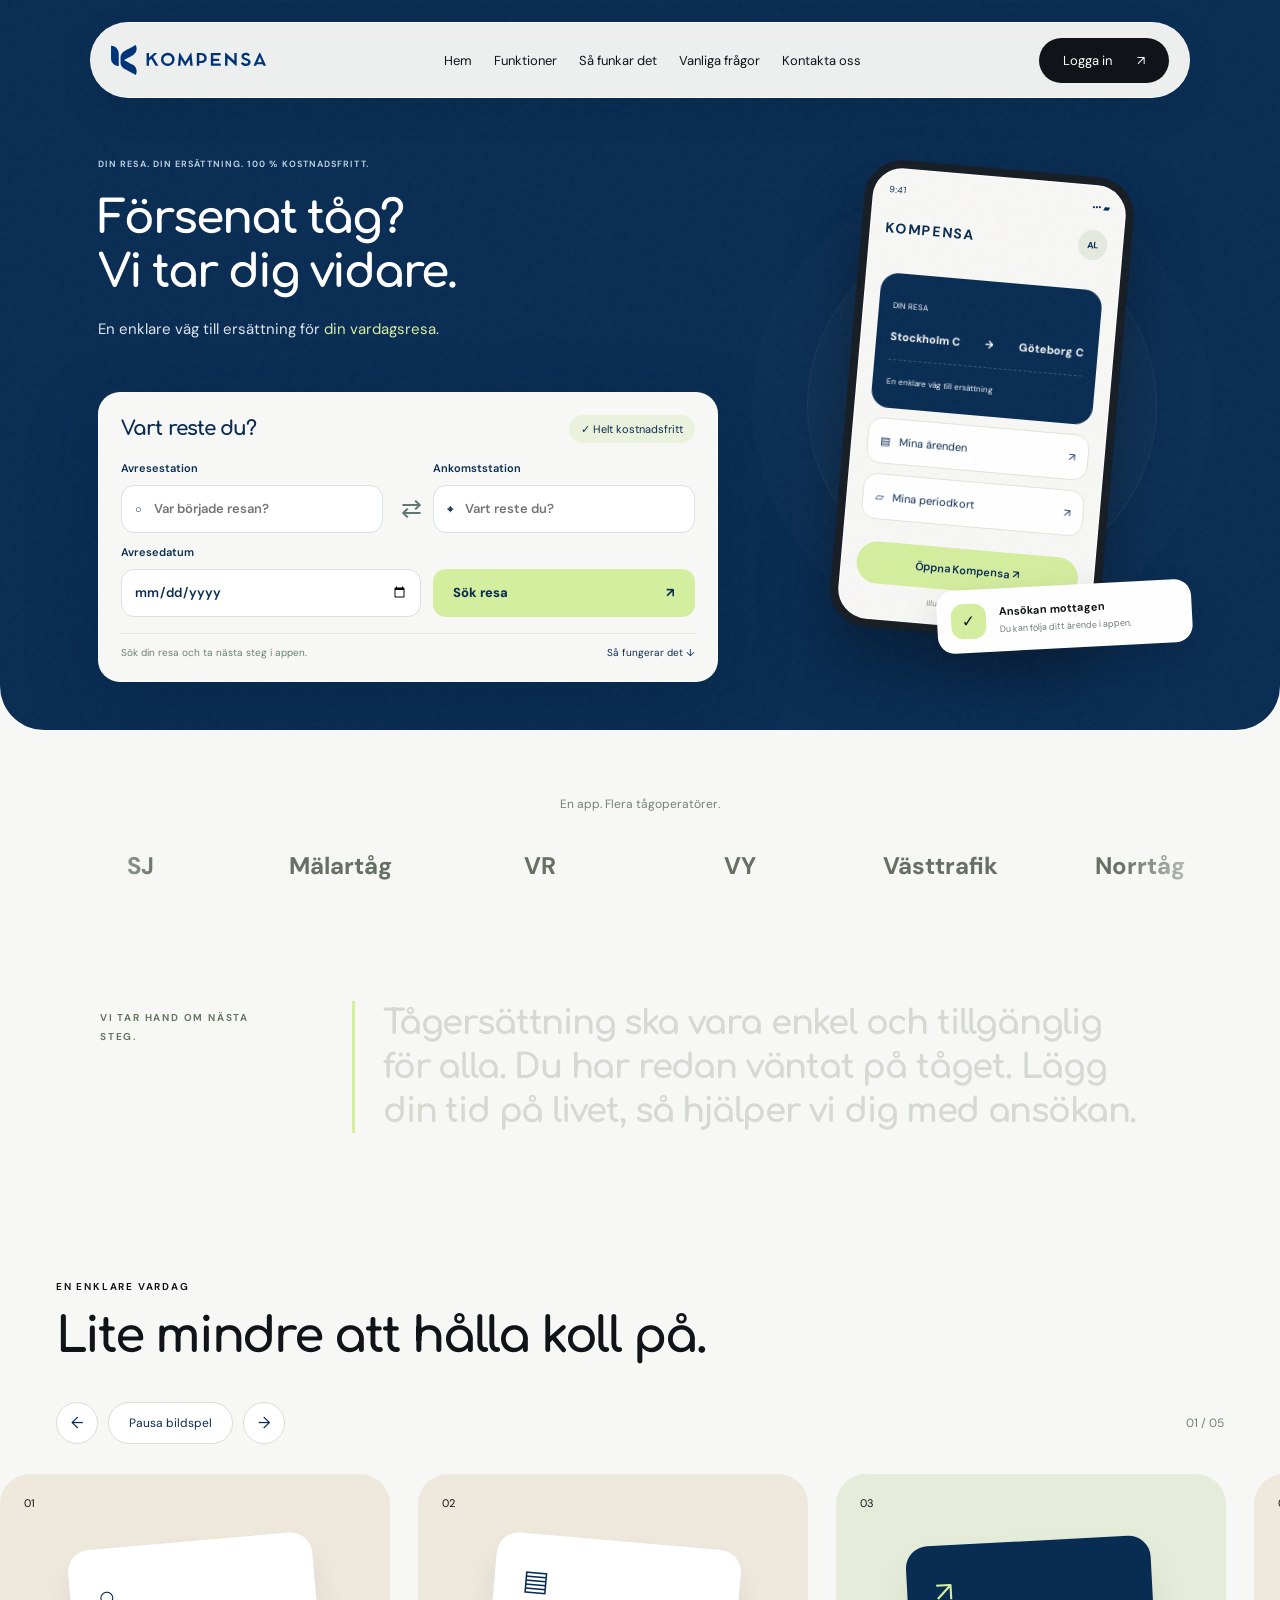
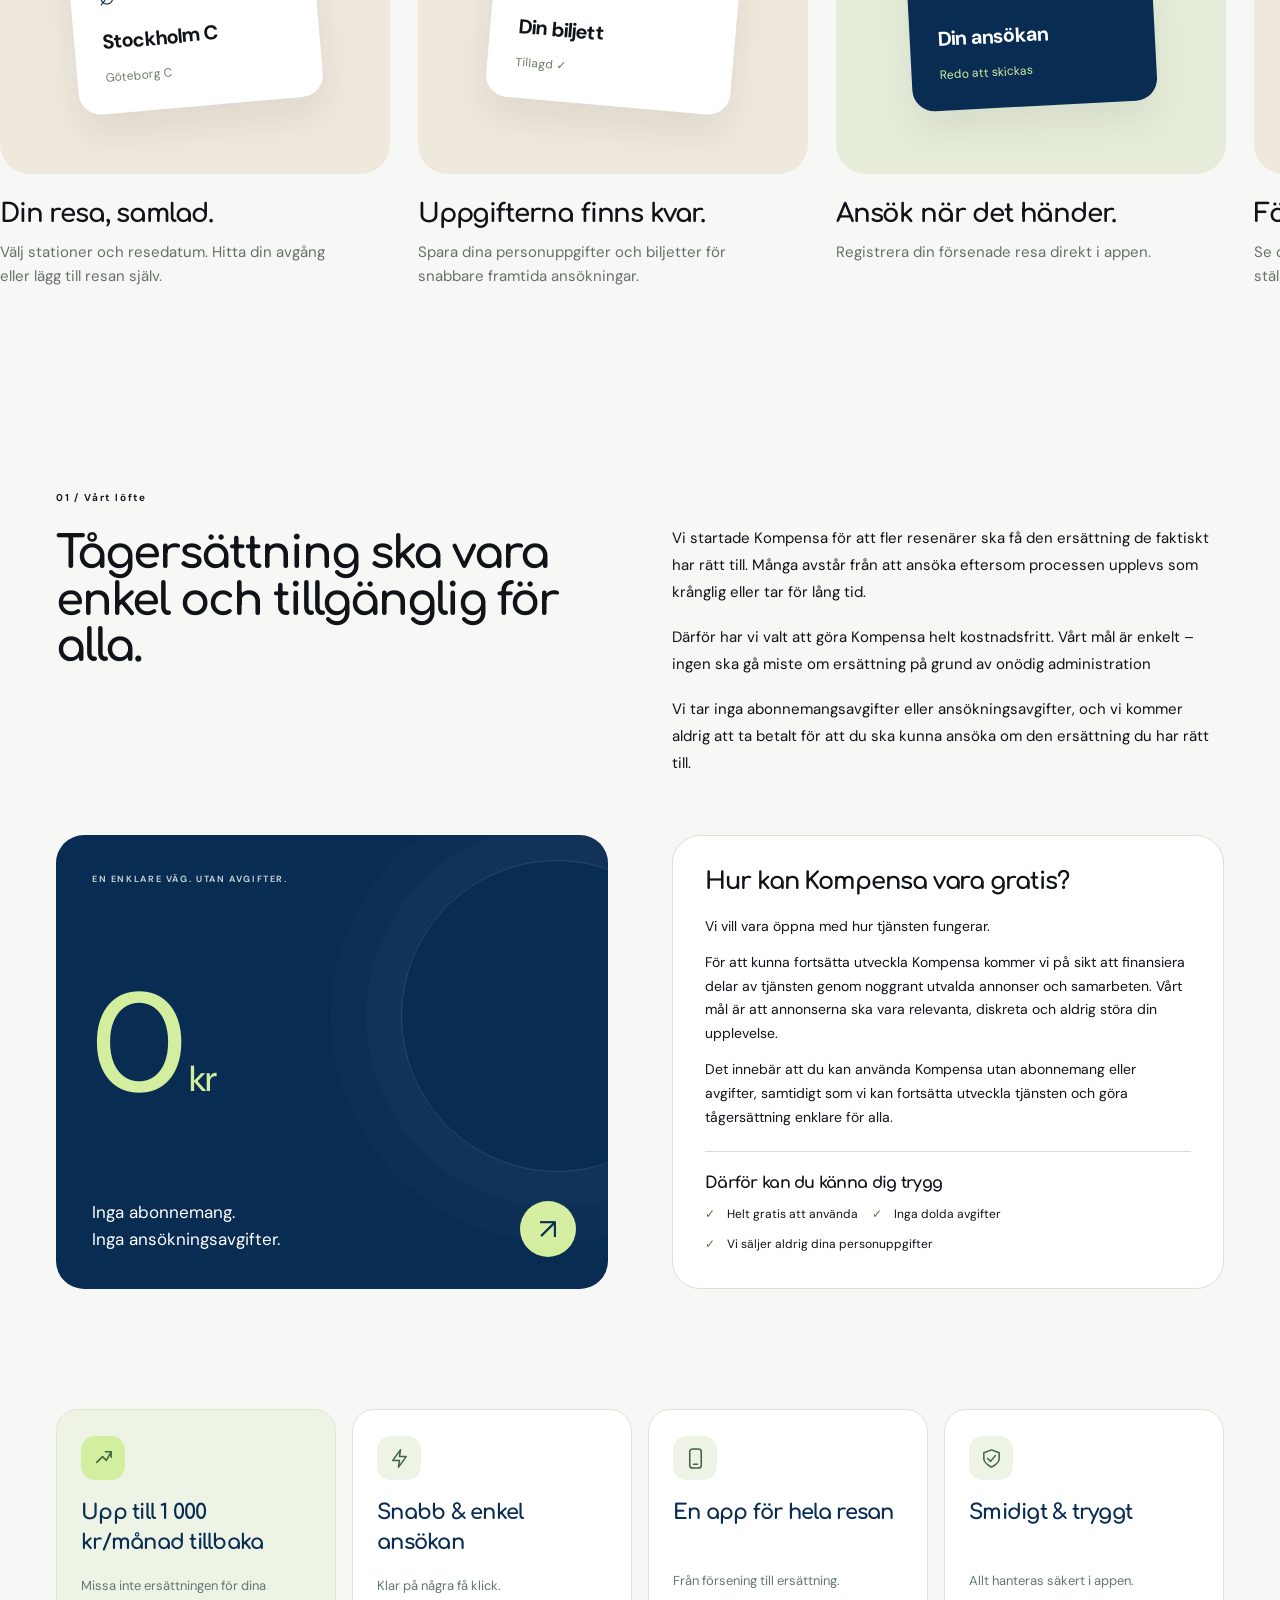
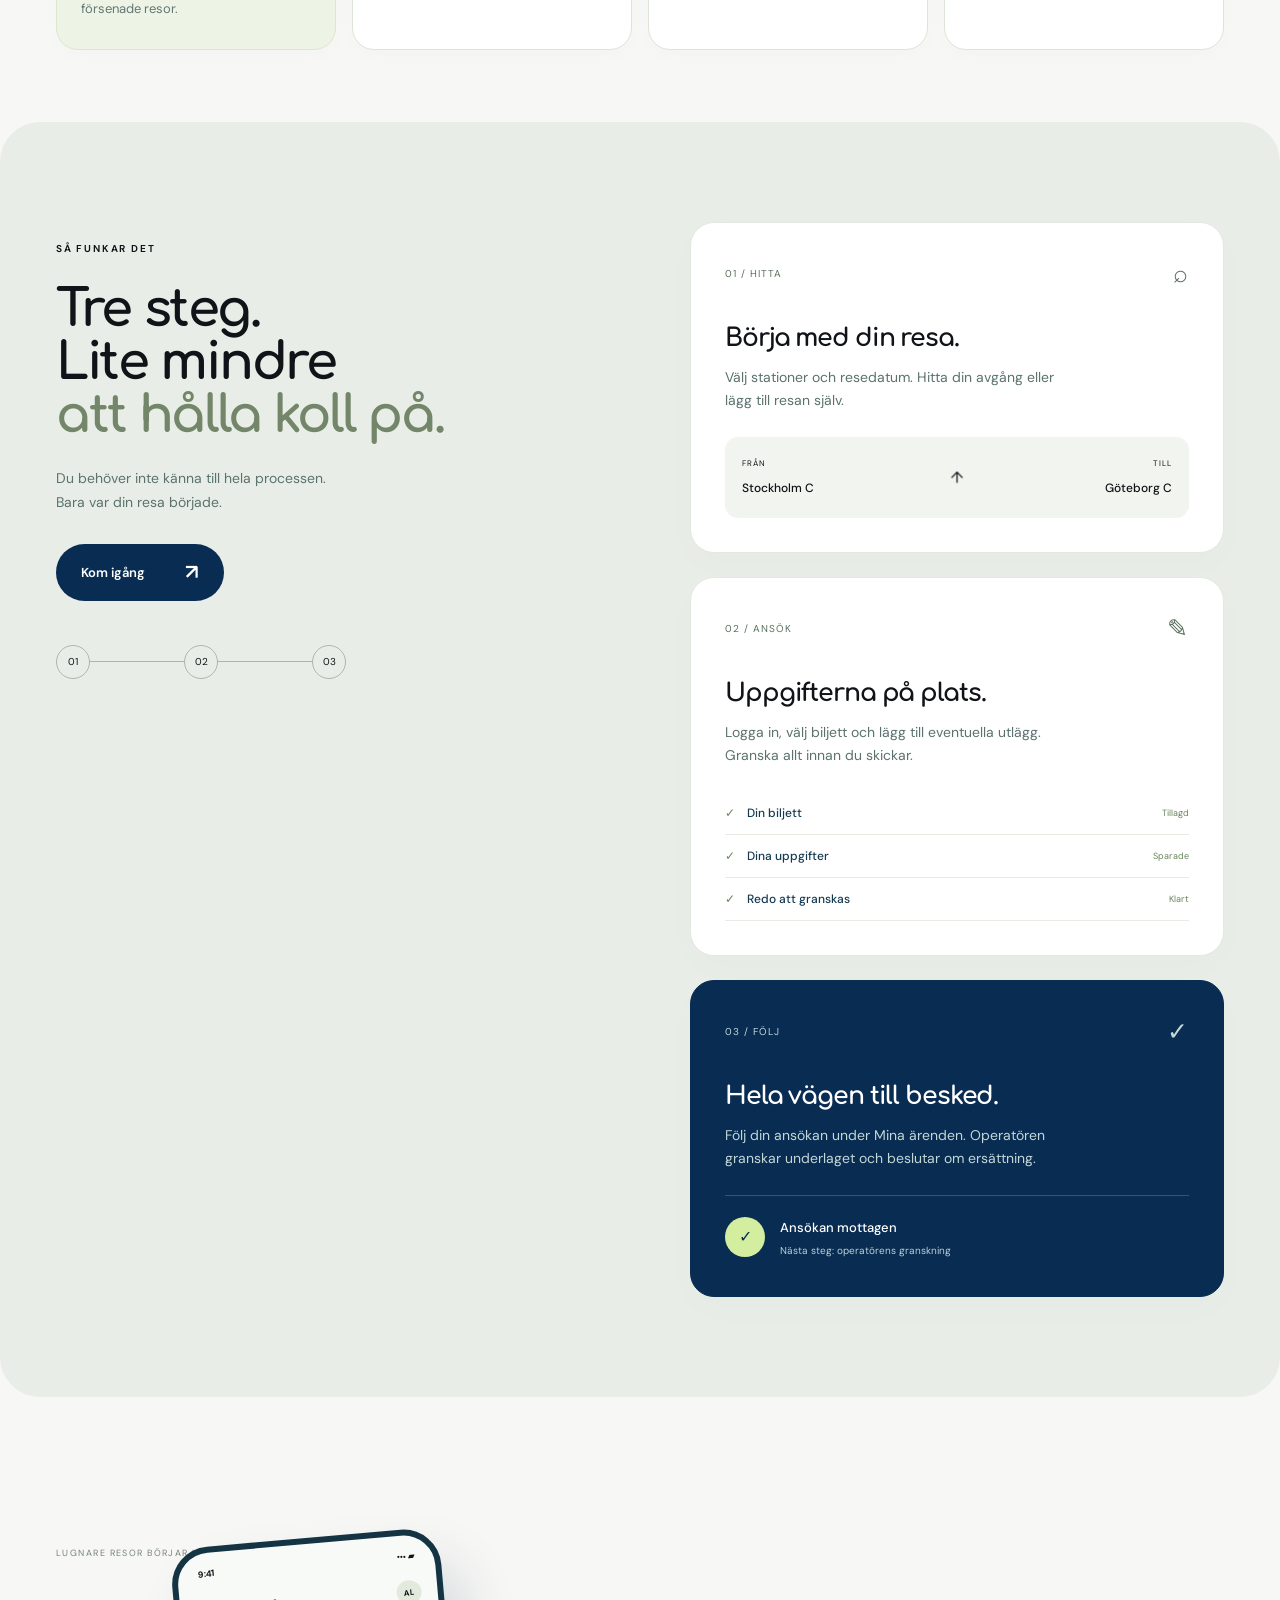
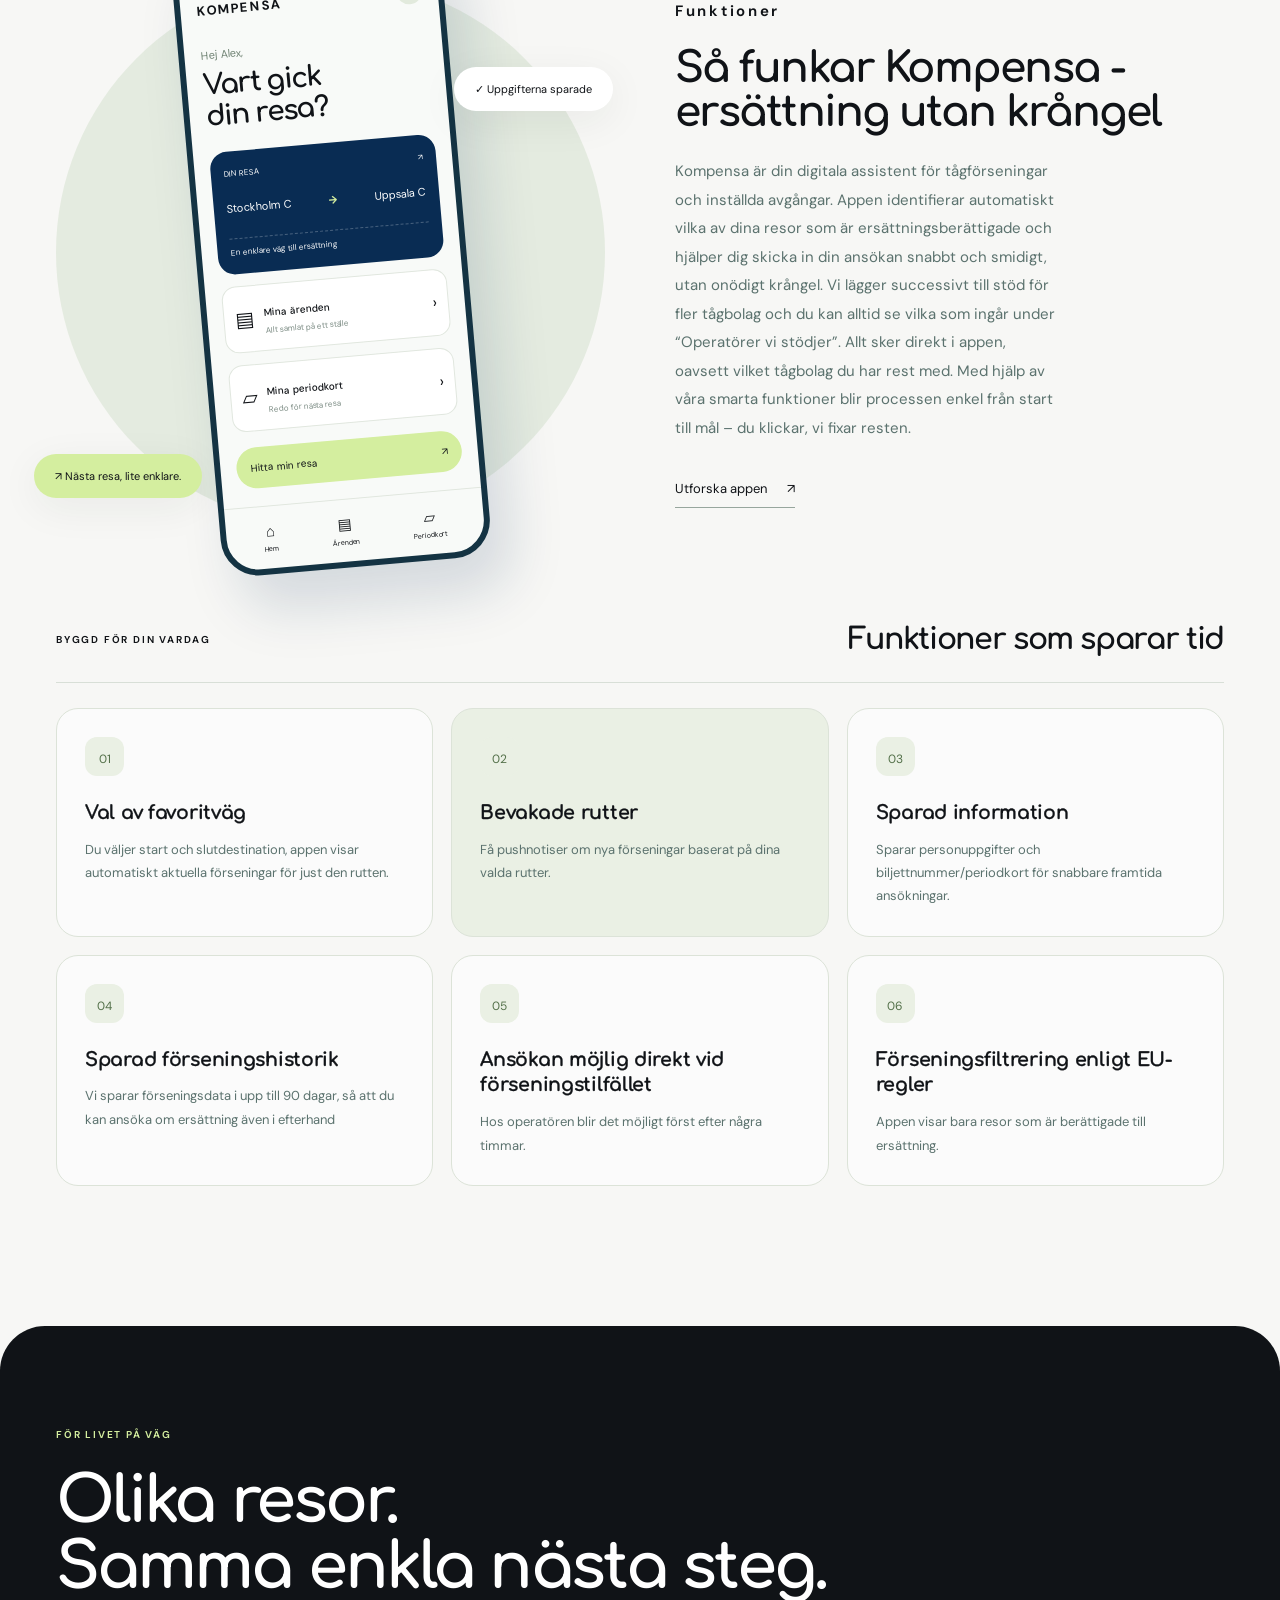
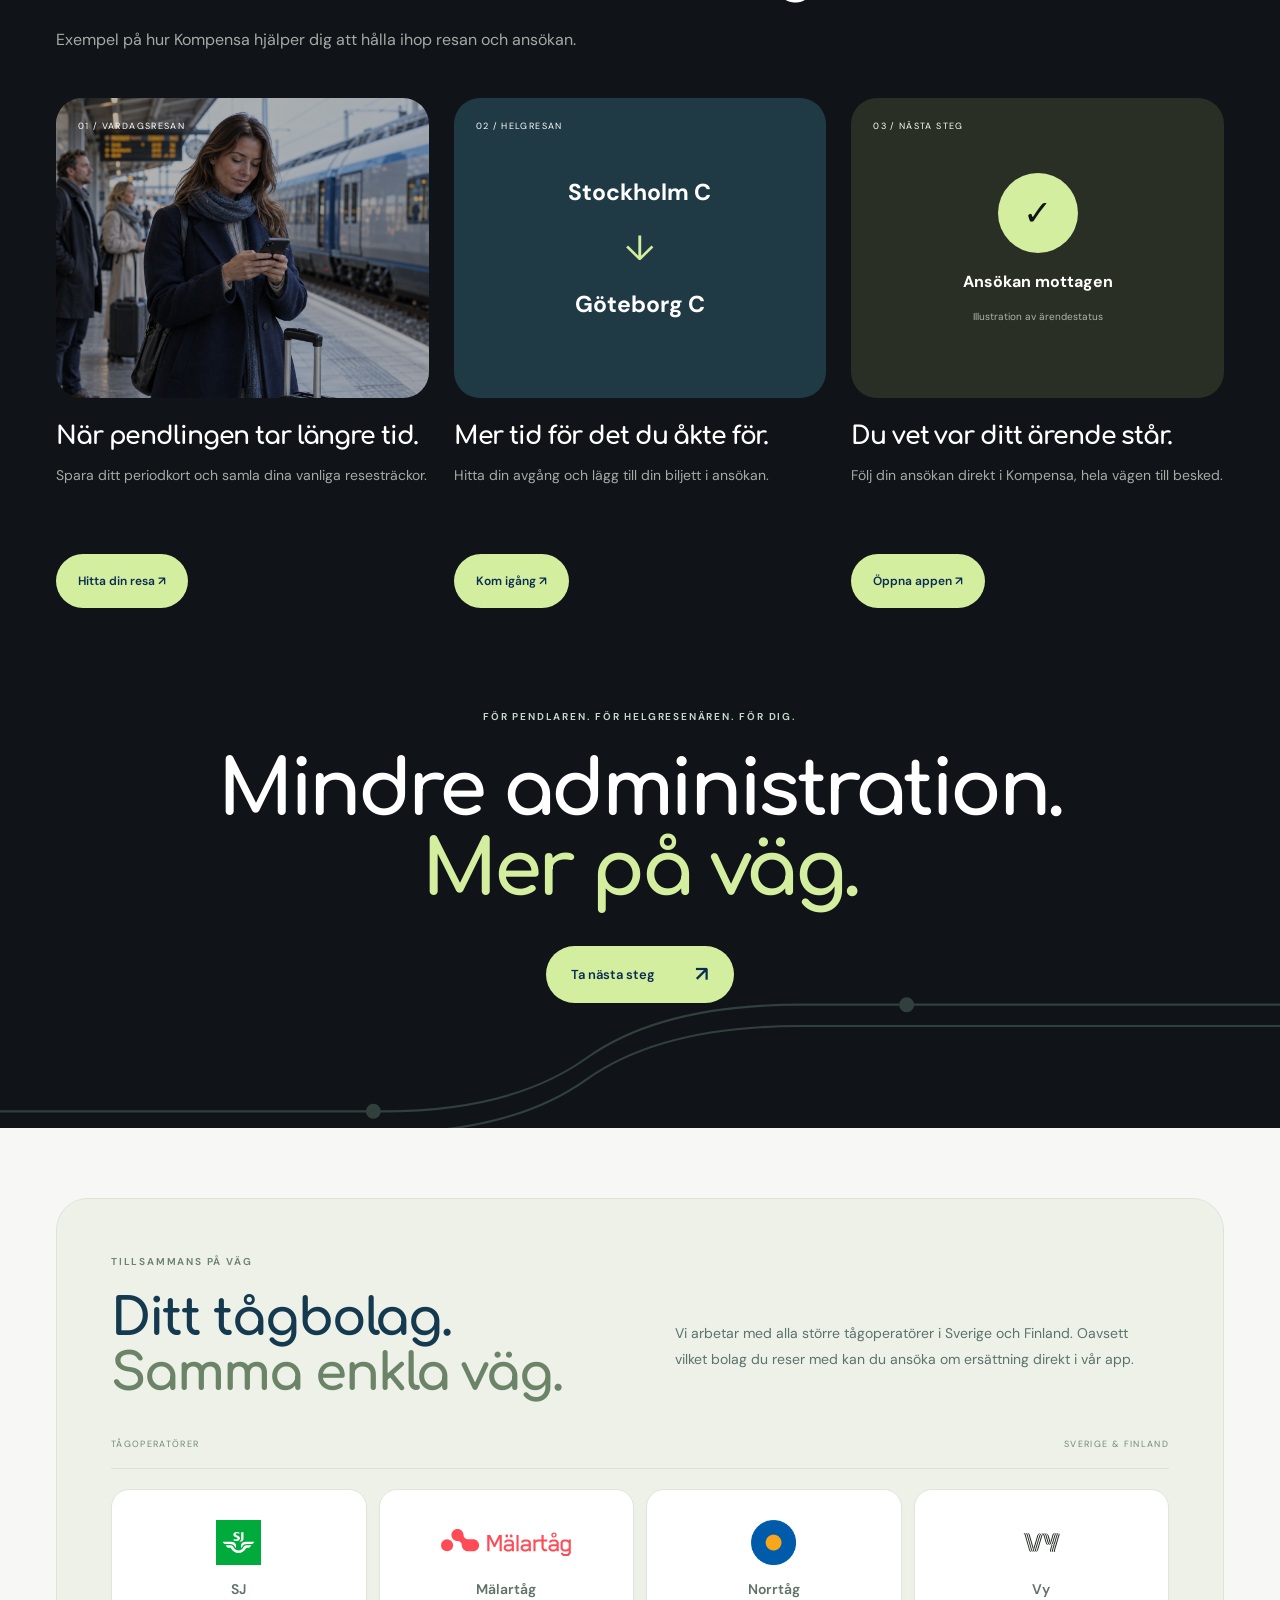
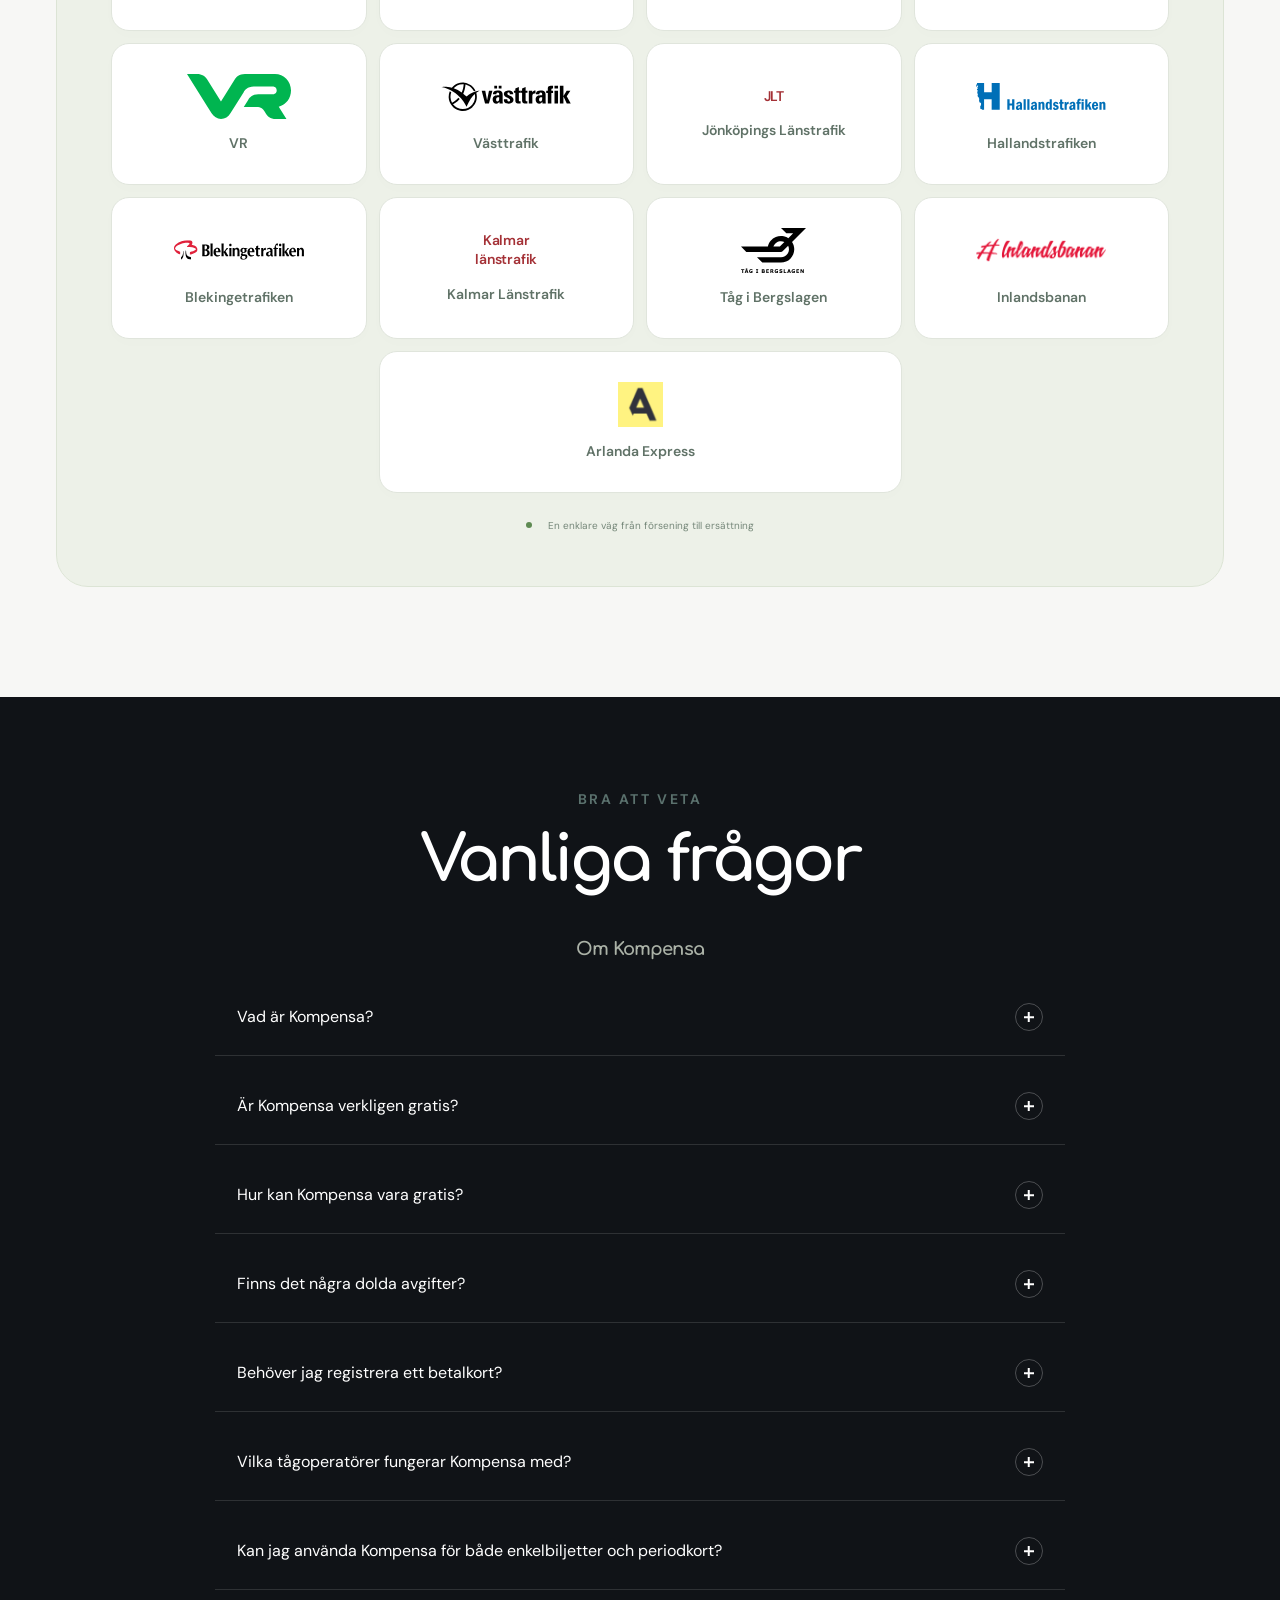
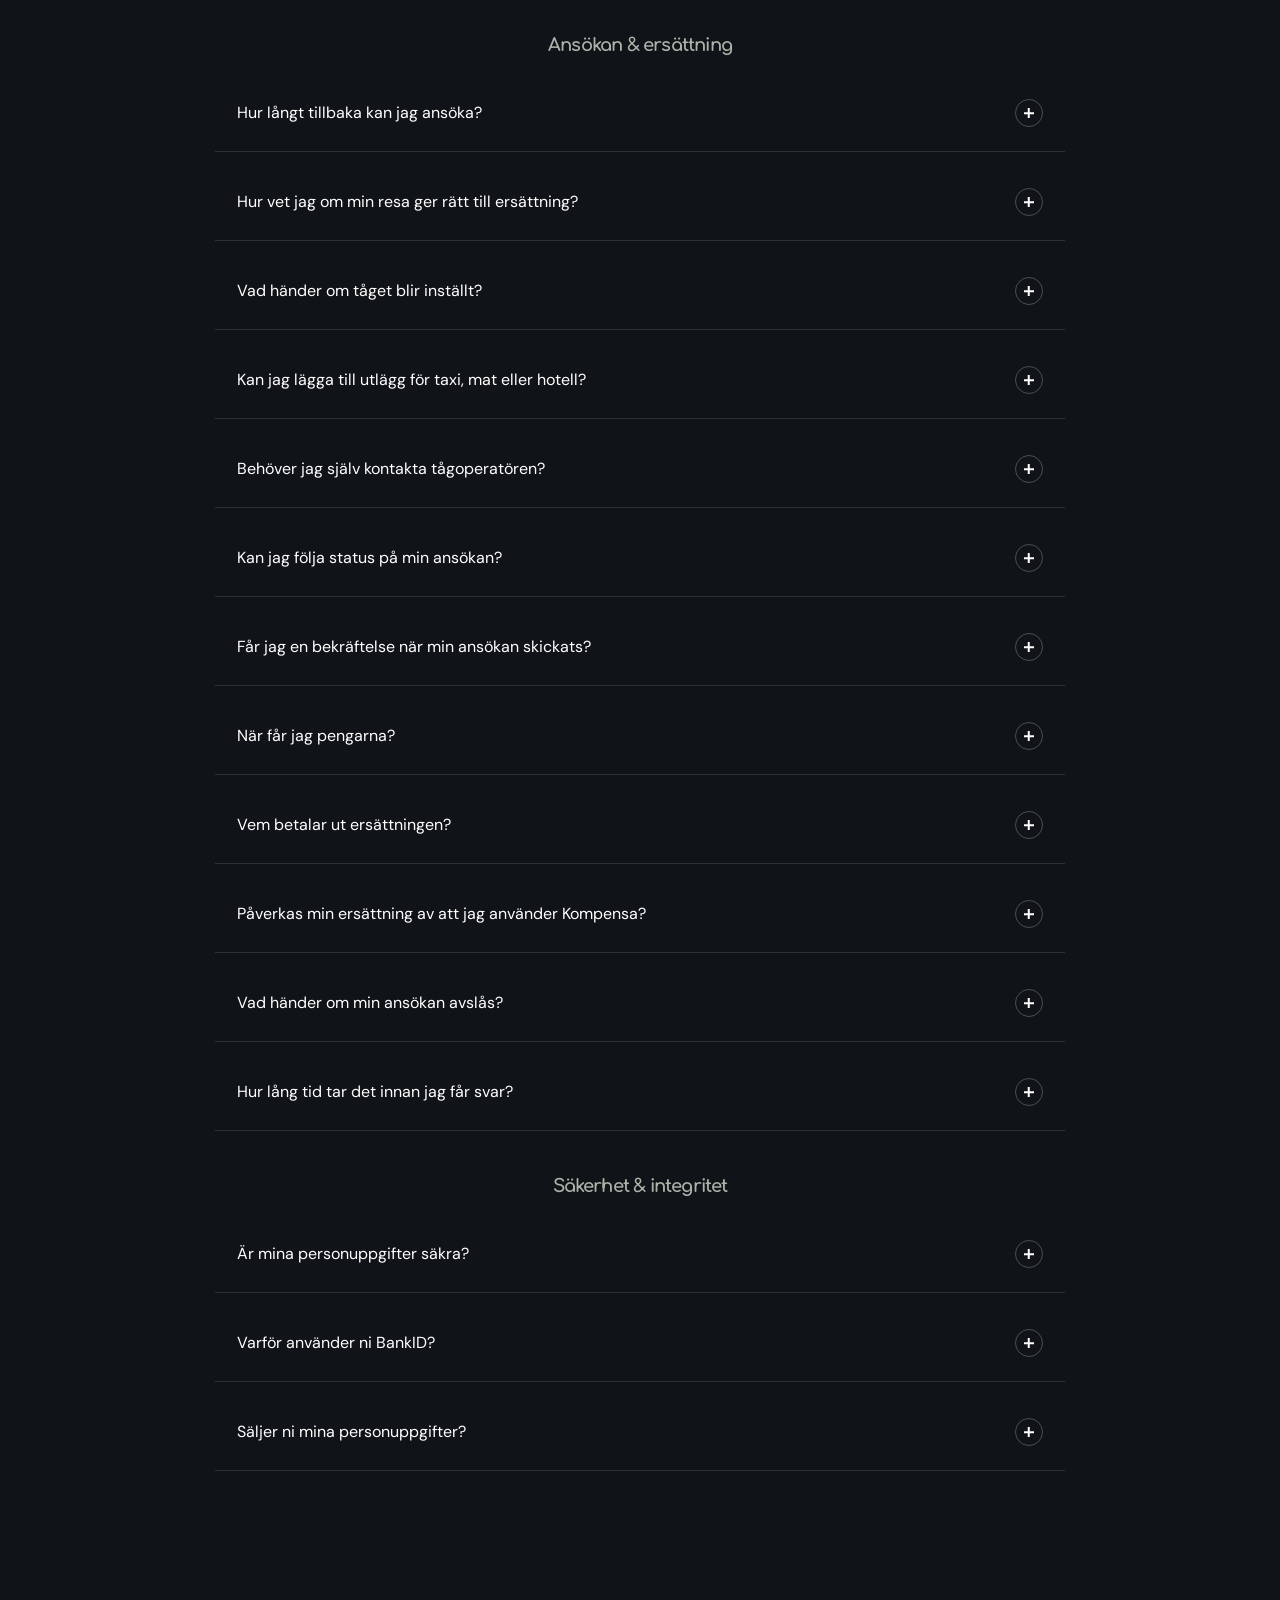
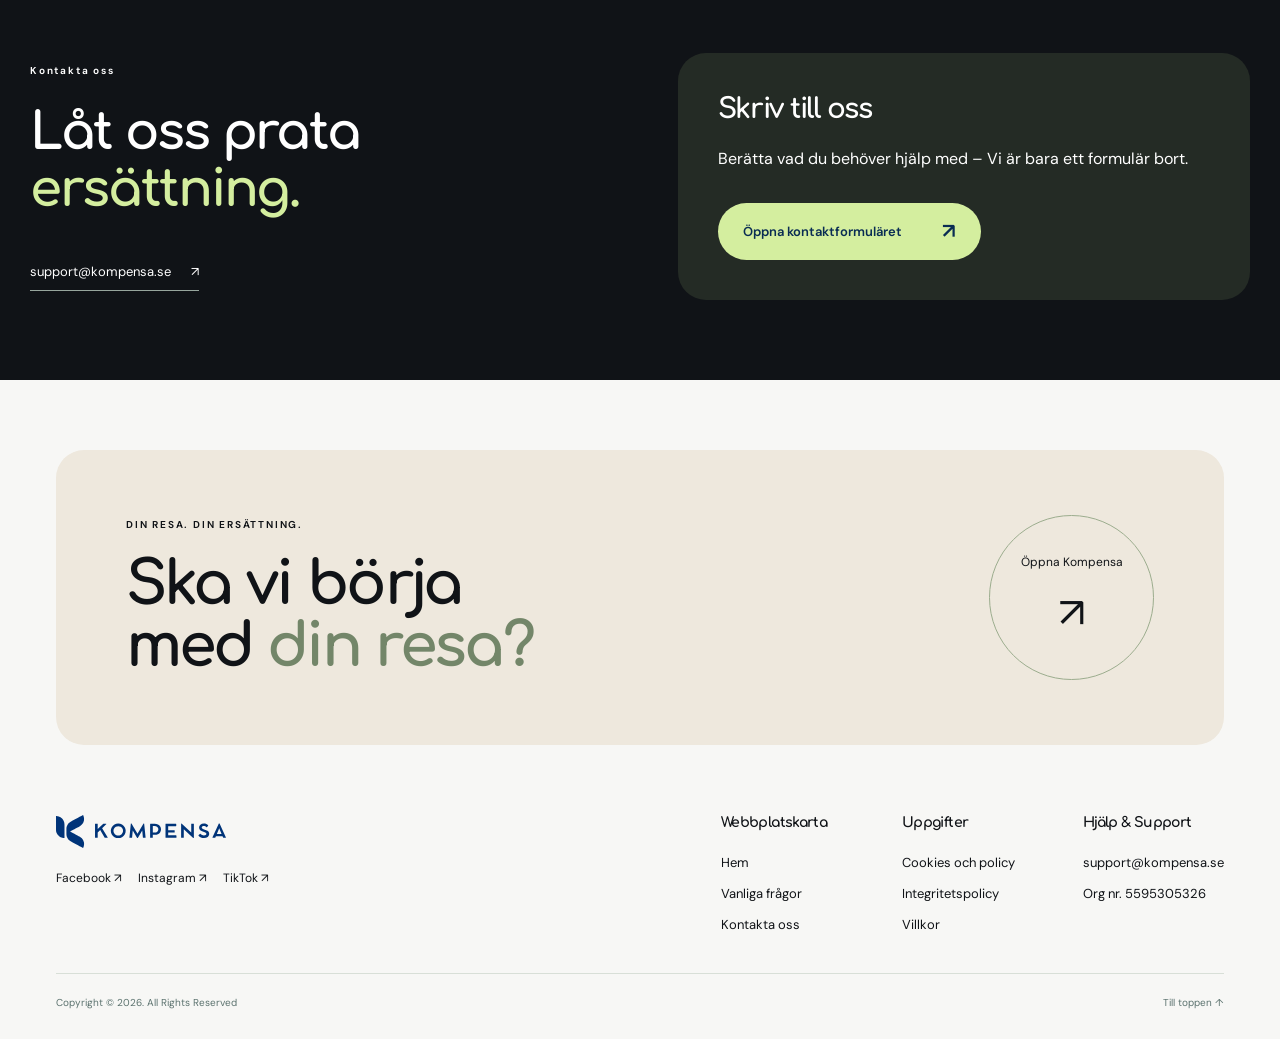
<file: index.html>
<!doctype html>
<html lang="sv">
  <head>
    <meta charset="utf-8" />
    <meta name="viewport" content="width=device-width,initial-scale=1" />
    <meta name="theme-color" content="#edf3ef" />
    <meta
      name="description"
      content="En enklare väg från försenad tågresa till ersättningsansökan. Upptäck Kompensa."
    />
    <title>Kompensa — Din resa. Din ersättning.</title>
    <link rel="stylesheet" href="landing.css" />
    <link rel="stylesheet" href="bold.css?v=timeline-type-11" />
    <script src="landing.js?v=timeline-type-11" defer></script>
  </head>
  <body>
    <a class="skip" href="#main">Till innehållet</a>
    <header class="navigation">
      <a href="#" class="brand" aria-label="Kompensa, startsida"
        ><img src="kompensa-logo.svg" alt="Kompensa" width="190" height="38"
      /></a>
      <nav aria-label="Huvudmeny">
        <a href="#">Hem</a><a href="#benefit-scroll">Funktioner</a
        ><a href="#sa-funkar-det">Så funkar det</a
        ><a href="#fragor">Vanliga frågor</a
        ><a href="#kontakta">Kontakta oss</a>
      </nav>

      <a class="nav-action" href="index-before-clean.html"
        >Logga in <span aria-hidden="true">↗</span></a
      ><button
        class="menu-toggle"
        aria-label="Öppna menyn"
        aria-expanded="false"
      >
        ☰
      </button>
    </header>
    <main id="main">
      <section class="hero bold-hero">
        <div class="hero-copy">
          <p class="eyebrow">DIN RESA. DIN ERSÄTTNING. 100 % KOSTNADSFRITT.</p>
          <h1>Försenat tåg?<br />Vi tar dig vidare.</h1>
          <p class="hero-description">
            En enklare väg till ersättning för
            <span class="rotating-category">din vardagsresa</span>.
          </p>
        </div>
        <section
          class="journey-search"
          id="hitta-resa"
          aria-labelledby="search-title"
        >
          <div class="search-heading">
            <span class="search-kicker">DIN RESA BÖRJAR HÄR</span>
            <h2 id="search-title">Vart reste du?</h2>
            <span class="search-free">✓ Helt kostnadsfritt</span>
          </div>
          <form
            id="journey-search-form"
            action="index-before-clean.html"
            method="get"
          >
            <label class="search-field"
              ><span>Avresestation</span
              ><span class="search-input"
                ><span aria-hidden="true">○</span
                ><input
                  name="from"
                  id="journey-from"
                  list="journey-stations"
                  placeholder="Var började resan?"
                  autocomplete="off"
                  required
                  maxlength="100" /></span
            ></label>
            <button
              class="station-swap"
              type="button"
              aria-label="Byt avrese- och ankomststation"
            >
              ⇄
            </button>
            <label class="search-field"
              ><span>Ankomststation</span
              ><span class="search-input"
                ><span aria-hidden="true">⌖</span
                ><input
                  name="to"
                  id="journey-to"
                  list="journey-stations"
                  placeholder="Vart reste du?"
                  autocomplete="off"
                  required
                  maxlength="100" /></span
            ></label>
            <label class="search-field search-date"
              ><span>Avresedatum</span
              ><input
                type="date"
                name="date"
                id="journey-date"
                required
                aria-label="Avresedatum"
            /></label>
            <button class="search-submit" type="submit">
              Sök resa <span aria-hidden="true">↗</span>
            </button>
            <datalist id="journey-stations">
              <option value="Stockholm C"></option>
              <option value="Göteborg C"></option>
              <option value="Malmö C"></option>
              <option value="Uppsala C"></option>
              <option value="Lund C"></option>
              <option value="Örebro C"></option>
              <option value="Västerås C"></option>
              <option value="Linköping C"></option>
              <option value="Norrköping C"></option>
              <option value="Gävle C"></option>
              <option value="Umeå C"></option>
              <option value="Sundsvall C"></option>
              <option value="Helsingborg C"></option>
              <option value="Jönköping C"></option>
              <option value="Kalmar C"></option>
              <option value="Karlstad C"></option>
              <option value="Arlanda C"></option>
            </datalist>
          </form>
          <div class="search-footer">
            <span>Sök din resa och ta nästa steg i appen.</span
            ><a href="#sa-funkar-det"
              >Så fungerar det <span aria-hidden="true">↓</span></a
            >
          </div>
        </section>
        <div class="hero-device">
          <div class="device-orbit"></div>
          <div class="demo-phone">
            <div class="device-status">9:41 <span>••• ▰</span></div>
            <div class="device-logo">KOMPENSA <span>AL</span></div>
            <div class="device-screen">
              <div class="screen-panel active">
                <small>HEJ ALEX</small>
                <h2>Vart går<br />din resa?</h2>
                <div class="device-route">
                  <small>DIN RESA</small
                  ><b>Stockholm C <span>→</span> Göteborg C</b>
                  <hr />
                  <small>En enklare väg till ersättning</small>
                </div>
                <div class="device-row">
                  ▤ &nbsp; Mina ärenden <span>↗</span>
                </div>
                <div class="device-row">
                  ▱ &nbsp; Mina periodkort <span>↗</span>
                </div>
              </div>
              <div class="screen-panel">
                <small>ALLT PÅ ETT STÄLLE</small>
                <h2>Koll på<br />din ansökan.</h2>
                <div class="device-route">
                  <small>MINA ÄRENDEN</small><b>Stockholm C → Uppsala C</b>
                  <hr />
                  <small>Ansökan mottagen ✓</small>
                </div>
                <div class="device-row">✓ &nbsp; Biljett tillagd</div>
                <div class="device-row">✓ &nbsp; Uppgifter sparade</div>
              </div>
              <div class="screen-panel">
                <small>REDO FÖR NÄSTA RESA</small>
                <h2>Ditt kort.<br />Nära till hands.</h2>
                <div class="device-route">
                  <small>MITT PERIODKORT</small><b>Vardagens alla resor.</b>
                  <hr />
                  <small>Sparat i Kompensa</small>
                </div>
                <div class="device-row">▱ &nbsp; Välj ett sparat kort</div>
                <div class="device-row">＋ &nbsp; Lägg till periodkort</div>
              </div>
            </div>
            <a class="device-button" href="index-before-clean.html"
              >Öppna Kompensa ↗</a
            ><small class="device-demo">Illustration av appen</small>
          </div>
          <div class="device-notification">
            <span>✓</span>
            <div>
              <strong>Ansökan mottagen</strong
              ><small>Du kan följa ditt ärende i appen.</small>
            </div>
          </div>
          <span class="hero-sticker">Mindre krångel.<br />Mer på väg. ↗</span>
        </div>
      </section>
      <section class="credibility">
        <p>En app. Flera tågoperatörer.</p>
        <div class="logo-window">
          <div class="logo-track">
            <span>SJ</span><span>Mälartåg</span><span>VR</span><span>VY</span
            ><span>Västtrafik</span><span>Norrtåg</span
            ><span aria-hidden="true">SJ</span
            ><span aria-hidden="true">Mälartåg</span
            ><span aria-hidden="true">VR</span><span aria-hidden="true">VY</span
            ><span aria-hidden="true">Västtrafik</span
            ><span aria-hidden="true">Norrtåg</span>
          </div>
        </div>
      </section>
      <section class="positioning wrap">
        <p class="eyebrow">VI TAR HAND OM NÄSTA STEG.</p>
        <h2 class="word-reveal">
          Tågersättning ska vara enkel och tillgänglig för alla. Du har redan
          väntat på tåget. Lägg din tid på livet, så hjälper vi dig med ansökan.
        </h2>
      </section>
      <section class="benefit-scroll" id="benefit-scroll">
        <div class="benefit-pin">
          <div class="benefit-heading wrap">
            <p class="eyebrow">EN ENKLARE VARDAG</p>
            <h2>Lite mindre att hålla koll på.</h2>
            <span>01 — 05</span>
          </div>
          <div class="slider-controls wrap">
            <button
              type="button"
              class="slider-prev"
              aria-label="Föregående fördel"
            >
              ←</button
            ><button type="button" class="slider-toggle" aria-pressed="false">
              Pausa bildspel</button
            ><button
              type="button"
              class="slider-next"
              aria-label="Nästa fördel"
            >
              →</button
            ><span class="slider-count" aria-live="off">01 / 05</span>
          </div>
          <div class="benefit-track">
            <article class="scroll-card" id="benefit-1">
              <div class="benefit-visual visual-1">
                <span class="visual-index">01</span>
                <div class="mini-product">
                  <span class="product-icon">⌕</span><strong>Stockholm C</strong
                  ><span>Göteborg C</span>
                </div>
              </div>
              <h3>Din resa, samlad.</h3>
              <p>
                Välj stationer och resedatum. Hitta din avgång eller lägg till
                resan själv.
              </p>
            </article>
            <article class="scroll-card" id="benefit-2">
              <div class="benefit-visual visual-2">
                <span class="visual-index">02</span>
                <div class="mini-product">
                  <span class="product-icon">▤</span><strong>Din biljett</strong
                  ><span>Tillagd ✓</span>
                </div>
              </div>
              <h3>Uppgifterna finns kvar.</h3>
              <p>
                Spara dina personuppgifter och biljetter för snabbare framtida
                ansökningar.
              </p>
            </article>
            <article class="scroll-card" id="benefit-3">
              <div class="benefit-visual visual-3">
                <span class="visual-index">03</span>
                <div class="mini-product">
                  <span class="product-icon">↗</span><strong>Din ansökan</strong
                  ><span>Redo att skickas</span>
                </div>
              </div>
              <h3>Ansök när det händer.</h3>
              <p>Registrera din försenade resa direkt i appen.</p>
            </article>
            <article class="scroll-card" id="benefit-4">
              <div class="benefit-visual visual-4">
                <span class="visual-index">04</span>
                <div class="mini-product">
                  <span class="product-icon">✓</span
                  ><strong>Ansökan mottagen</strong
                  ><span>Under behandling</span>
                </div>
              </div>
              <h3>Följ varje steg.</h3>
              <p>Se dina ärenden och håll koll på statusen på ett ställe.</p>
            </article>
            <article class="scroll-card" id="benefit-5">
              <div class="benefit-visual visual-5">
                <span class="visual-index">05</span>
                <div class="mini-product">
                  <span class="product-icon">○</span><strong>0 kr</strong
                  ><span>Inga avgifter</span>
                </div>
              </div>
              <h3>Helt kostnadsfritt.</h3>
              <p>
                Inga abonnemangsavgifter. Inga ansökningsavgifter. Inga dolda
                kostnader.
              </p>
            </article>
          </div>
        </div>
      </section>
      <section id="intro" class="intro wrap promise-redesign">
        <div class="promise-heading reveal">
          <p class="eyebrow">01 / Vårt löfte</p>
          <h2>Tågersättning ska vara enkel och tillgänglig för alla.</h2>
        </div>
        <div class="promise-copy reveal">
          <p>
            Vi startade Kompensa för att fler resenärer ska få den ersättning de
            faktiskt har rätt till. Många avstår från att ansöka eftersom
            processen upplevs som krånglig eller tar för lång tid.
          </p>
          <p>
            Därför har vi valt att göra Kompensa helt kostnadsfritt. Vårt mål är
            enkelt – ingen ska gå miste om ersättning på grund av onödig
            administration
          </p>
          <p>
            Vi tar inga abonnemangsavgifter eller ansökningsavgifter, och vi
            kommer aldrig att ta betalt för att du ska kunna ansöka om den
            ersättning du har rätt till.
          </p>
        </div>
        <div class="zero-tile reveal">
          <span class="eyebrow">EN ENKLARE VÄG. UTAN AVGIFTER.</span>
          <div class="zero-amount">0<span>kr</span></div>
          <span class="zero-caption"
            >Inga abonnemang.<br />Inga ansökningsavgifter.</span
          ><span class="zero-seal" aria-hidden="true">↗</span>
        </div>
        <div class="funding-panel reveal">
          <div>
            <h3>Hur kan Kompensa vara gratis?</h3>
            <p>Vi vill vara öppna med hur tjänsten fungerar.</p>
            <p>
              För att kunna fortsätta utveckla Kompensa kommer vi på sikt att
              finansiera delar av tjänsten genom noggrant utvalda annonser och
              samarbeten. Vårt mål är att annonserna ska vara relevanta,
              diskreta och aldrig störa din upplevelse.
            </p>
            <p>
              Det innebär att du kan använda Kompensa utan abonnemang eller
              avgifter, samtidigt som vi kan fortsätta utveckla tjänsten och
              göra tågersättning enklare för alla.
            </p>
          </div>
          <aside>
            <h3>Därför kan du känna dig trygg</h3>
            <ul>
              <li>Helt gratis att använda</li>
              <li>Inga dolda avgifter</li>
              <li>Vi säljer aldrig dina personuppgifter</li>
            </ul>
          </aside>
        </div>
      </section>
      <section class="benefits wrap" aria-label="Fördelar">
        <article class="reveal">
          <span class="benefit-icon" aria-hidden="true"><svg viewBox="0 0 24 24" fill="none" stroke="currentColor" stroke-width="1.6" stroke-linecap="round" stroke-linejoin="round"><path d="M5 16l6-6 4 4 5-9M14 5h6v6"/></svg></span>
          <h3>Upp till 1 000 kr/månad tillbaka</h3>
          <p>Missa inte ersättningen för dina försenade resor.</p>
        </article>
        <article class="reveal">
          <span class="benefit-icon" aria-hidden="true"><svg viewBox="0 0 24 24" fill="none" stroke="currentColor" stroke-width="1.6" stroke-linecap="round" stroke-linejoin="round"><path d="M13 3L5 14h7l-1 7 8-11h-7z"/></svg></span>
          <h3>Snabb &amp; enkel ansökan</h3>
          <p>Klar på några få klick.</p>
        </article>
        <article class="reveal">
          <span class="benefit-icon" aria-hidden="true"><svg viewBox="0 0 24 24" fill="none" stroke="currentColor" stroke-width="1.6" stroke-linecap="round" stroke-linejoin="round"><rect x="6" y="2" width="12" height="20" rx="3"/><path d="M10 18h4"/></svg></span>
          <h3>En app för hela resan</h3>
          <p>Från försening till ersättning.</p>
        </article>
        <article class="reveal">
          <span class="benefit-icon" aria-hidden="true"><svg viewBox="0 0 24 24" fill="none" stroke="currentColor" stroke-width="1.6" stroke-linecap="round" stroke-linejoin="round"><path d="M12 3l8 3v6c0 5-8 9-8 9s-8-4-8-9V6z"/><path d="M8 12l3 3 5-6"/></svg></span>
          <h3>Smidigt &amp; tryggt</h3>
          <p>Allt hanteras säkert i appen.</p>
        </article>
      </section>
      <section class="process journey-story" id="sa-funkar-det">
        <div class="wrap process-grid">
          <div class="process-sticky">
            <p class="eyebrow">SÅ FUNKAR DET</p>
            <h2>Tre steg.<br />Lite mindre<br /><em>att hålla koll på.</em></h2>
            <p>
              Du behöver inte känna till hela processen.<br />Bara var din resa
              började.
            </p>
            <a class="button dark" href="index-before-clean.html"
              >Kom igång <span>↗</span></a
            >
            <div class="process-track" aria-hidden="true">
              <span></span><i>01</i><i>02</i><i>03</i>
            </div>
          </div>
          <div class="process-cards">
            <article class="process-card reveal">
              <div class="card-number"><span>01 / HITTA</span><b>⌕</b></div>
              <h3>Börja med din resa.</h3>
              <p>
                Välj stationer och resedatum. Hitta din avgång eller lägg till
                resan själv.
              </p>
              <div class="route-example">
                <div><small>FRÅN</small><strong>Stockholm C</strong></div>
                <span>→</span>
                <div><small>TILL</small><strong>Göteborg C</strong></div>
              </div>
            </article>
            <article class="process-card reveal">
              <div class="card-number"><span>02 / ANSÖK</span><b>✎</b></div>
              <h3>Uppgifterna på plats.</h3>
              <p>
                Logga in, välj biljett och lägg till eventuella utlägg. Granska
                allt innan du skickar.
              </p>
              <div class="checklist">
                <span>✓ <b>Din biljett</b><small>Tillagd</small></span
                ><span>✓ <b>Dina uppgifter</b><small>Sparade</small></span
                ><span>✓ <b>Redo att granskas</b><small>Klart</small></span>
              </div>
            </article>
            <article class="process-card navy-card reveal">
              <div class="card-number"><span>03 / FÖLJ</span><b>✓</b></div>
              <h3>Hela vägen till besked.</h3>
              <p>
                Följ din ansökan under Mina ärenden. Operatören granskar
                underlaget och beslutar om ersättning.
              </p>
              <div class="status-example">
                <span class="status-check">✓</span>
                <div>
                  <strong>Ansökan mottagen</strong
                  ><small>Nästa steg: operatörens granskning</small>
                </div>
              </div>
            </article>
          </div>
        </div>
      </section>
      <section class="app-section wrap" id="appen">
        <div class="app-stage">
          <div class="stage-circle"></div>
          <span class="stage-caption">LUGNARE RESOR BÖRJAR HÄR</span>
          <div class="phone" data-parallax="-0.035">
            <div class="phone-top"><b>9:41</b><span>••• ▰</span></div>
            <div class="phone-brand">KOMPENSA <span>AL</span></div>
            <p class="phone-greeting">Hej Alex,</p>
            <h3>Vart gick<br />din resa?</h3>
            <div class="phone-journey">
              <small>DIN RESA <span>↗</span></small>
              <div>Stockholm C <b>→</b> Uppsala C</div>
              <hr />
              <small>En enklare väg till ersättning</small>
            </div>
            <div class="phone-row">
              <span>▤</span>
              <div>
                <strong>Mina ärenden</strong
                ><small>Allt samlat på ett ställe</small>
              </div>
              <b>›</b>
            </div>
            <div class="phone-row">
              <span>▱</span>
              <div>
                <strong>Mina periodkort</strong
                ><small>Redo för nästa resa</small>
              </div>
              <b>›</b>
            </div>
            <div class="phone-button">Hitta min resa <span>↗</span></div>
            <div class="phone-nav">
              <span>⌂<small>Hem</small></span
              ><span>▤<small>Ärenden</small></span
              ><span>▱<small>Periodkort</small></span>
            </div>
          </div>
          <span class="app-chip chip-one" data-parallax="0.05"
            >✓ Uppgifterna sparade</span
          ><span class="app-chip chip-two" data-parallax="-0.07"
            >↗ Nästa resa, lite enklare.</span
          >
        </div>
        <div class="app-copy reveal">
          <p class="eyebrow">Funktioner</p>
          <h2>Så funkar Kompensa - ersättning utan krångel</h2>
          <p>
            Kompensa är din digitala assistent för tågförseningar och inställda
            avgångar. Appen identifierar automatiskt vilka av dina resor som är
            ersättningsberättigade och hjälper dig skicka in din ansökan snabbt
            och smidigt, utan onödigt krångel. Vi lägger successivt till stöd
            för fler tågbolag och du kan alltid se vilka som ingår under
            “Operatörer vi stödjer”. Allt sker direkt i appen, oavsett vilket
            tågbolag du har rest med. Med hjälp av våra smarta funktioner blir
            processen enkel från start till mål – du klickar, vi fixar resten.
          </p>
          <a class="text-link" href="index-before-clean.html"
            >Utforska appen <span>↗</span></a
          >
        </div>
        <div class="feature-deck">
          <div class="feature-deck-heading">
            <p class="eyebrow">BYGGD FÖR DIN VARDAG</p>
            <h3>Funktioner som sparar tid</h3>
          </div>
          <div class="feature-grid">
            <div class="feature-row reveal">
              <span>01</span>
              <div>
                <h3>Val av favoritväg</h3>
                <p>
                  Du väljer start och slutdestination, appen visar automatiskt
                  aktuella förseningar för just den rutten.
                </p>
              </div>
            </div>
            <div class="feature-row reveal">
              <span>02</span>
              <div>
                <h3>Bevakade rutter</h3>
                <p>
                  Få pushnotiser om nya förseningar baserat på dina valda
                  rutter.
                </p>
              </div>
            </div>
            <div class="feature-row reveal">
              <span>03</span>
              <div>
                <h3>Sparad information</h3>
                <p>
                  Sparar personuppgifter och biljettnummer/periodkort för
                  snabbare framtida ansökningar.
                </p>
              </div>
            </div>
            <div class="feature-row reveal">
              <span>04</span>
              <div>
                <h3>Sparad förseningshistorik</h3>
                <p>
                  Vi sparar förseningsdata i upp till 90 dagar, så att du kan
                  ansöka om ersättning även i efterhand
                </p>
              </div>
            </div>
            <div class="feature-row reveal">
              <span>05</span>
              <div>
                <h3>Ansökan möjlig direkt vid förseningstilfället</h3>
                <p>Hos operatören blir det möjligt först efter några timmar.</p>
              </div>
            </div>
            <div class="feature-row reveal">
              <span>06</span>
              <div>
                <h3>Förseningsfiltrering enligt EU-regler</h3>
                <p>
                  Appen visar bara resor som är berättigade till ersättning.
                </p>
              </div>
            </div>
          </div>
        </div>
      </section>
      <section class="travel-stories">
        <div class="wrap">
          <p class="eyebrow">FÖR LIVET PÅ VÄG</p>
          <h2>Olika resor.<br />Samma enkla nästa steg.</h2>
          <p class="stories-intro">
            Exempel på hur Kompensa hjälper dig att hålla ihop resan och
            ansökan.
          </p>
          <div class="story-grid">
            <article>
              <div class="story-image commuter">
                <img
                  src="kompensa-passengers-hero.png"
                  alt="Resenärer på en tågperrong"
                  loading="lazy"
                /><span>01 / VARDAGSRESAN</span>
              </div>
              <h3>När pendlingen tar längre tid.</h3>
              <p>Spara ditt periodkort och samla dina vanliga resesträckor.</p>
              <a class="button" href="index-before-clean.html"
                >Hitta din resa ↗</a
              >
            </article>
            <article>
              <div class="story-image route-art">
                <span>02 / HELGRESAN</span><b>Stockholm C</b><i>↓</i
                ><b>Göteborg C</b>
              </div>
              <h3>Mer tid för det du åkte för.</h3>
              <p>Hitta din avgång och lägg till din biljett i ansökan.</p>
              <a class="button" href="index-before-clean.html">Kom igång ↗</a>
            </article>
            <article>
              <div class="story-image case-art">
                <span>03 / NÄSTA STEG</span>
                <div class="case-check">✓</div>
                <b>Ansökan mottagen</b
                ><small>Illustration av ärendestatus</small>
              </div>
              <h3>Du vet var ditt ärende står.</h3>
              <p>Följ din ansökan direkt i Kompensa, hela vägen till besked.</p>
              <a class="button" href="index-before-clean.html">Öppna appen ↗</a>
            </article>
          </div>
        </div>
      </section>
      <section class="statement">
        <div class="wrap reveal">
          <p class="eyebrow">FÖR PENDLAREN. FÖR HELGRESENÄREN. FÖR DIG.</p>
          <h2>Mindre administration.<br /><em>Mer på väg.</em></h2>
          <a class="button lime" href="index-before-clean.html"
            >Ta nästa steg <span>↗</span></a
          ><svg
            class="rail-lines"
            viewBox="0 0 1200 180"
            fill="none"
            aria-hidden="true"
          >
            <path
              d="M-50 140H360Q480 140 550 90T750 40H1300M-50 160H360Q480 160 550 110T750 60H1300"
              stroke="currentColor"
              stroke-width="2"
            />
            <circle cx="350" cy="140" r="7" fill="currentColor" />
            <circle cx="850" cy="40" r="7" fill="currentColor" />
          </svg>
        </div>
      </section>
      <section class="operators operator-showcase wrap" id="operatorer">
        <div class="operator-intro">
          <p class="eyebrow">TILLSAMMANS PÅ VÄG</p>
          <h2>Ditt tågbolag.<br /><em>Samma enkla väg.</em></h2>
          <p>
            Vi arbetar med alla större tågoperatörer i Sverige och Finland.
            Oavsett vilket bolag du reser med kan du ansöka om ersättning direkt
            i vår app.
          </p>
          <div class="network-signature" aria-hidden="true">
            <span></span><i></i><span></span><i></i><span></span>
          </div>
          <span class="network-caption">Din resa. En samlad ansökan.</span>
        </div>
        <div class="operator-wall">
          <div class="operator-wall-label">
            <span>TÅGOPERATÖRER</span><span>SVERIGE & FINLAND</span>
          </div>
          <div class="operator-brands">
            <div class="operator-brand brand-0">
              <img src="operator-logos/0.svg" alt="" loading="lazy" /><span
                class="operator-name"
                >SJ</span
              >
            </div>
            <div class="operator-brand brand-1">
              <img src="operator-logos/1.svg" alt="" loading="lazy" /><span
                class="operator-name"
                >Mälartåg</span
              >
            </div>
            <div class="operator-brand brand-2">
              <img src="operator-logos/2.png" alt="" loading="lazy" /><span
                class="operator-name"
                >Norrtåg</span
              >
            </div>
            <div class="operator-brand brand-3">
              <img src="operator-logos/3.svg" alt="" loading="lazy" /><span
                class="operator-name"
                >Vy</span
              >
            </div>
            <div class="operator-brand brand-4">
              <img src="operator-logos/4.svg" alt="" loading="lazy" /><span
                class="operator-name"
                >VR</span
              >
            </div>
            <div class="operator-brand brand-5">
              <img src="operator-logos/5.svg" alt="" loading="lazy" /><span
                class="operator-name"
                >Västtrafik</span
              >
            </div>
            <div class="operator-brand brand-6">
              <span class="brand-name-fallback jlt-name">JLT</span
              ><span class="operator-name">Jönköpings Länstrafik</span>
            </div>
            <div class="operator-brand brand-7">
              <img src="operator-logos/7.svg" alt="" loading="lazy" /><span
                class="operator-name"
                >Hallandstrafiken</span
              >
            </div>
            <div class="operator-brand brand-8">
              <img src="operator-logos/8.svg" alt="" loading="lazy" /><span
                class="operator-name"
                >Blekingetrafiken</span
              >
            </div>
            <div class="operator-brand brand-9">
              <span class="brand-name-fallback">Kalmar<br />länstrafik</span
              ><span class="operator-name">Kalmar Länstrafik</span>
            </div>
            <div class="operator-brand brand-10">
              <img src="operator-logos/10.svg" alt="" loading="lazy" /><span
                class="operator-name"
                >Tåg i Bergslagen</span
              >
            </div>
            <div class="operator-brand brand-11">
              <img src="operator-logos/11.png" alt="" loading="lazy" /><span
                class="operator-name"
                >Inlandsbanan</span
              >
            </div>
            <div class="operator-brand brand-12">
              <img src="operator-logos/12.png" alt="" loading="lazy" /><span
                class="operator-name"
                >Arlanda Express</span
              >
            </div>
          </div>
          <div class="operator-wall-footer">
            <span class="live-dot"></span> En enklare väg från försening till
            ersättning
          </div>
        </div>
      </section>
      <section class="faq-section wrap" id="fragor">
        <div class="faq-heading reveal">
          <p class="eyebrow">BRA ATT VETA</p>
          <h2>Vanliga frågor</h2>
        </div>
        <div class="faq-items">
          <h3 class="faq-category">Om Kompensa</h3>
          <details>
            <summary>Vad är Kompensa?<span aria-hidden="true">+</span></summary>
            <div class="faq-answer">
              Kompensa är en digital tjänst som hjälper dig att ansöka om
              ersättning vid försenade eller inställda tågresor. Vi hjälper dig
              att identifiera resor som kan ge rätt till ersättning och guidar
              dig genom hela ansökningsprocessen – helt kostnadsfritt.
            </div>
          </details>
          <details>
            <summary>
              Är Kompensa verkligen gratis?<span aria-hidden="true">+</span>
            </summary>
            <div class="faq-answer">
              Ja. Kompensa är helt gratis att använda. Du betalar inga
              abonnemangsavgifter, inga ansökningsavgifter och det finns inga
              dolda kostnader.
            </div>
          </details>
          <details>
            <summary>
              Hur kan Kompensa vara gratis?<span aria-hidden="true">+</span>
            </summary>
            <div class="faq-answer">
              Vi vill göra tågersättning enkel och tillgänglig för alla. För att
              kunna fortsätta utveckla tjänsten kommer vi på sikt att finansiera
              delar av verksamheten genom noggrant utvalda annonser och
              samarbeten. Vårt mål är att annonserna ska vara relevanta,
              diskreta och aldrig störa din upplevelse
            </div>
          </details>
          <details>
            <summary>
              Finns det några dolda avgifter?<span aria-hidden="true">+</span>
            </summary>
            <div class="faq-answer">
              Nej. Kompensa är helt kostnadsfritt att använda. Vi tar aldrig
              betalt för att hjälpa dig att ansöka om ersättning.
            </div>
          </details>
          <details>
            <summary>
              Behöver jag registrera ett betalkort?<span aria-hidden="true"
                >+</span
              >
            </summary>
            <div class="faq-answer">
              Nej. Eftersom Kompensa är kostnadsfritt behöver du aldrig
              registrera något betalkort.
            </div>
          </details>
          <details>
            <summary>
              Vilka tågoperatörer fungerar Kompensa med?<span aria-hidden="true"
                >+</span
              >
            </summary>
            <div class="faq-answer">
              <h6>Kompensa fungerar idag med:</h6>
              <ul>
                <li>1. Mälartåg</li>
                <li>2. Norrtåg</li>
                <li>3. VY</li>
                <li>4. VR</li>
                <li>5. Västtrafik</li>
                <li>6. Jönköpings Länstrafiken</li>
                <li>7. Hallandstrafiken</li>
                <li>8. Blekingetrafiken</li>
                <li>9. Kalmar Länstrafik</li>
                <li>10. Tåg i bergslagen</li>
                <li>11. Inlandsbanan</li>
              </ul>
              <p>
                Vi arbetar kontinuerligt med att lägga till stöd för fler
                tågoperatörer.
              </p>
            </div>
          </details>
          <details>
            <summary>
              Kan jag använda Kompensa för både enkelbiljetter och
              periodkort?<span aria-hidden="true">+</span>
            </summary>
            <div class="faq-answer">
              Ja. Kompensa fungerar för både enkelbiljetter och periodkort.
            </div>
          </details>
          <h3 class="faq-category">Ansökan &amp; ersättning</h3>
          <details>
            <summary>
              Hur långt tillbaka kan jag ansöka?<span aria-hidden="true"
                >+</span
              >
            </summary>
            <div class="faq-answer">
              Du kan ansöka om ersättning för tågresor upp till 90 dagar
              tillbaka i tiden.
            </div>
          </details>
          <details>
            <summary>
              Hur vet jag om min resa ger rätt till ersättning?<span
                aria-hidden="true"
                >+</span
              >
            </summary>
            <div class="faq-answer">
              Kompensa kontrollerar automatiskt om din resa omfattas av gällande
              regler och hjälper dig att identifiera resor som kan ge rätt till
              ersättning.
              <div>
                <strong>För tågresor under 150 km gäller normalt:</strong>
                <div>
                  <div>
                    <div>
                      <span>•</span
                      ><span
                        >20–39 minuters försening – 50 % av biljettpriset</span
                      >
                    </div>
                  </div>
                  <div>
                    <div>
                      <span>•</span
                      ><span
                        >40–59 minuters försening – 75 % av biljettpriset</span
                      >
                    </div>
                  </div>
                  <div>
                    <div>
                      <span>•</span
                      ><span
                        >60 minuter eller mer – 100 % av biljettpriset</span
                      >
                    </div>
                  </div>
                </div>
              </div>
              <div>
                <strong
                  >För tågresor på 150 km eller längre gäller normalt:</strong
                >
                <div>
                  <div>
                    <div>
                      <span>•</span
                      ><span
                        >60–119 minuters försening – 25 % av biljettpriset samt
                        ersättning för måltider enligt operatörens
                        villkor.</span
                      >
                    </div>
                  </div>
                  <div>
                    <div>
                      <span>•</span
                      ><span
                        >120 minuter eller mer – 50 % av biljettpriset samt
                        ersättning för måltider enligt operatörens
                        villkor.</span
                      >
                    </div>
                  </div>
                </div>
              </div>
            </div>
          </details>
          <details>
            <summary>
              Vad händer om tåget blir inställt?<span aria-hidden="true"
                >+</span
              >
            </summary>
            <div class="faq-answer">
              Inställda tågresor kan också ge rätt till ersättning. Du
              registrerar dem på samma sätt som en vanlig försening.
            </div>
          </details>
          <details>
            <summary>
              Kan jag lägga till utlägg för taxi, mat eller hotell?<span
                aria-hidden="true"
                >+</span
              >
            </summary>
            <div class="faq-answer">
              Ja. Om du haft extra kostnader till följd av förseningen kan du
              bifoga kvitton direkt i din ansökan.
            </div>
          </details>
          <details>
            <summary>
              Behöver jag själv kontakta tågoperatören?<span aria-hidden="true"
                >+</span
              >
            </summary>
            <div class="faq-answer">
              Nej. Kompensa hjälper dig att skicka din ansökan till rätt
              tågoperatör.
            </div>
          </details>
          <details>
            <summary>
              Kan jag följa status på min ansökan?<span aria-hidden="true"
                >+</span
              >
            </summary>
            <div class="faq-answer">
              Ja. I appen kan du följa din ansökan och se om den är inskickad,
              under behandling, godkänd eller avslagen.
            </div>
          </details>
          <details>
            <summary>
              Får jag en bekräftelse när min ansökan skickats?<span
                aria-hidden="true"
                >+</span
              >
            </summary>
            <div class="faq-answer">
              Ja. Du får en bekräftelse direkt i appen när din ansökan har
              skickats.
            </div>
          </details>
          <details>
            <summary>
              När får jag pengarna?<span aria-hidden="true">+</span>
            </summary>
            <div class="faq-answer">
              När tågoperatören har godkänt din ansökan betalas ersättningen ut
              direkt till det bankkonto du har angett.
            </div>
          </details>
          <details>
            <summary>
              Vem betalar ut ersättningen?<span aria-hidden="true">+</span>
            </summary>
            <div class="faq-answer">
              Det är alltid den aktuella tågoperatören som betalar ut
              ersättningen. Kompensa hanterar endast ansökningsprocessen.
            </div>
          </details>
          <details>
            <summary>
              Påverkas min ersättning av att jag använder Kompensa?<span
                aria-hidden="true"
                >+</span
              >
            </summary>
            <div class="faq-answer">
              Nej. Den ersättning du har rätt till påverkas inte av att du
              använder Kompensa.
            </div>
          </details>
          <details>
            <summary>
              Vad händer om min ansökan avslås?<span aria-hidden="true">+</span>
            </summary>
            <div class="faq-answer">
              Om operatören avslår din ansökan får du beslutet direkt via
              e-post. Vi hjälper dig gärna att förstå beslutet och ger
              vägledning om du vill gå vidare.
            </div>
          </details>
          <details>
            <summary>
              Hur lång tid tar det innan jag får svar?<span aria-hidden="true"
                >+</span
              >
            </summary>
            <div class="faq-answer">
              Handläggningstiden varierar mellan olika tågoperatörer. Många
              ärenden behandlas inom ett dygn, men i vissa fall kan det ta
              längre tid.
            </div>
          </details>
          <h3 class="faq-category">Säkerhet &amp; integritet</h3>
          <details>
            <summary>
              Är mina personuppgifter säkra?<span aria-hidden="true">+</span>
            </summary>
            <div class="faq-answer">
              Ja. Dina personuppgifter lagras krypterat och behandlas enligt
              GDPR.
            </div>
          </details>
          <details>
            <summary>
              Varför använder ni BankID?<span aria-hidden="true">+</span>
            </summary>
            <div class="faq-answer">
              BankID används för att säkerställa att rätt person får rätt
              ersättning och för att skydda dina personuppgifter.
            </div>
          </details>
          <details>
            <summary>
              Säljer ni mina personuppgifter?<span aria-hidden="true">+</span>
            </summary>
            <div class="faq-answer">
              Nej. Vi säljer aldrig dina personuppgifter till tredje part. Dina
              uppgifter används endast för att hantera din ansökan och
              tillhandahålla tjänsten.
            </div>
          </details>
        </div>
      </section>
      <section class="contact-section wrap" id="kontakta">
        <div class="reveal">
          <p class="eyebrow">Kontakta oss</p>
          <h2>Låt oss prata <em>ersättning.</em></h2>
          <a class="text-link" href="mailto:support@kompensa.se"
            >support@kompensa.se <span>↗</span></a
          >
        </div>
        <div class="contact-panel reveal">
          <h3>Skriv till oss</h3>
          <p>
            Berätta vad du behöver hjälp med – Vi är bara ett formulär bort.
          </p>
          <a class="button dark" href="https://kompensa.se/home#kontakta"
            >Öppna kontaktformuläret <span>↗</span></a
          >
        </div>
      </section>
      <section class="closing wrap reveal">
        <div>
          <p class="eyebrow">DIN RESA. DIN ERSÄTTNING.</p>
          <h2>Ska vi börja<br />med <em>din resa?</em></h2>
        </div>
        <a class="round-cta" href="index-before-clean.html"
          ><span>Öppna Kompensa</span><b>↗</b></a
        >
      </section>
    </main>
    <footer class="wrap">
      <div class="footer-top">
        <div class="footer-brand">
          <a class="brand" href="#"
            ><img
              src="kompensa-logo.svg"
              alt="Kompensa"
              width="190"
              height="38"
          /></a>
          <div class="social-links">
            <a href="https://www.facebook.com/share/12FoBSVrwod/">Facebook ↗</a
            ><a href="https://www.instagram.com/kompensa.se">Instagram ↗</a
            ><a href="https://www.tiktok.com/@kompensa.se">TikTok ↗</a>
          </div>
        </div>
        <div class="footer-columns">
          <div>
            <h3>Webbplatskarta</h3>
            <a href="#">Hem</a><a href="#fragor">Vanliga frågor</a
            ><a href="#kontakta">Kontakta oss</a>
          </div>
          <div>
            <h3>Uppgifter</h3>
            <a href="https://kompensa.se/home">Cookies och policy</a
            ><a href="https://kompensa.se/privacypolicy">Integritetspolicy</a
            ><a href="https://kompensa.se/termsandconditions">Villkor</a>
          </div>
          <div>
            <h3>Hjälp &amp; Support</h3>
            <a href="mailto:support@kompensa.se">support@kompensa.se</a
            ><span>Org nr. 5595305326</span>
          </div>
        </div>
      </div>
      <div class="footer-bottom">
        <span>Copyright © 2026. All Rights Reserved</span
        ><a href="#">Till toppen ↑</a>
      </div>
    </footer>
  </body>
</html>
</file>
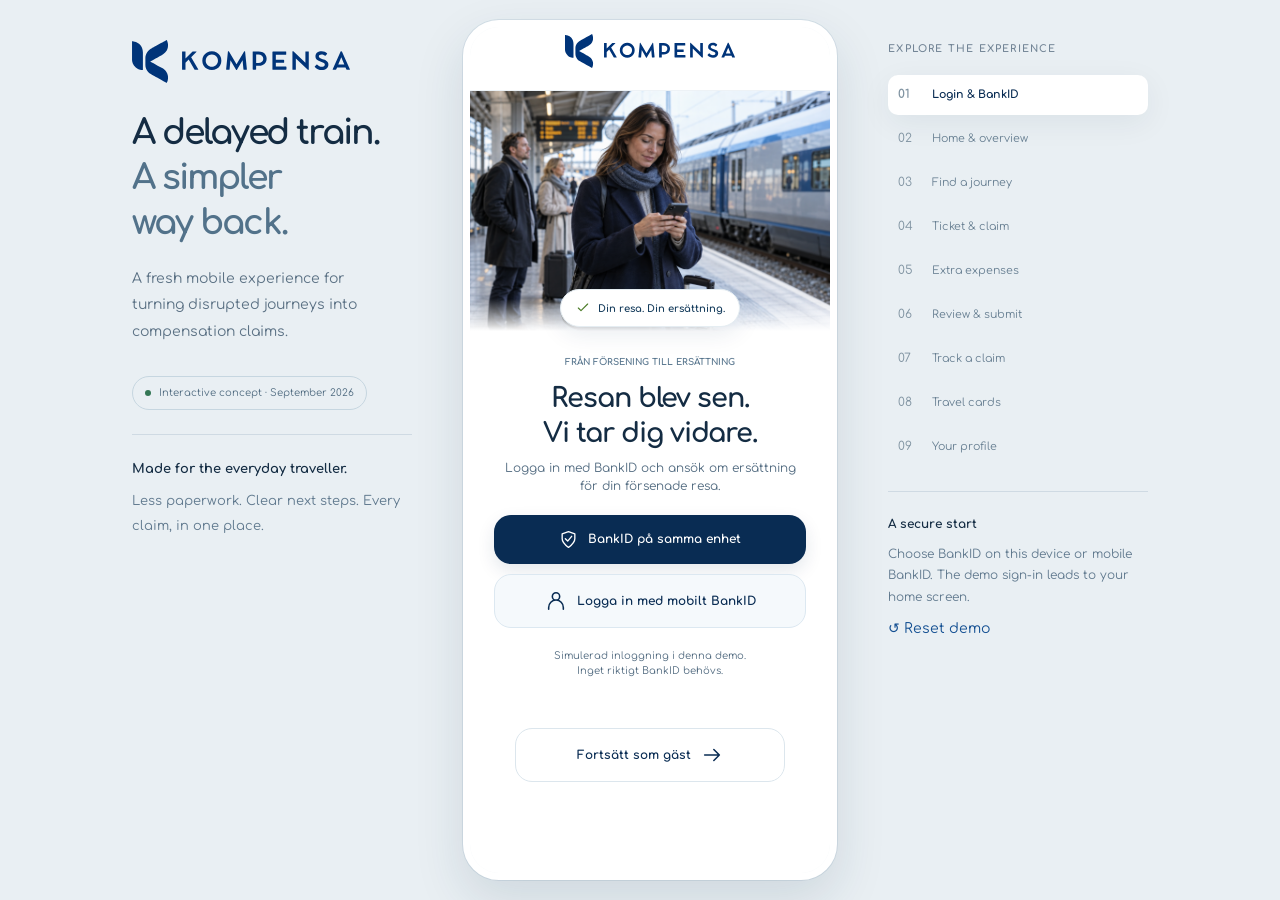
<file: index-before-clean.html>
<!doctype html>
<html lang="sv">
  <head>
    <meta charset="utf-8" />
    <meta
      name="viewport"
      content="width=device-width,initial-scale=1,viewport-fit=cover"
    />
    <meta name="theme-color" content="#092c53" />
    <title>Kompensa — Mobile experience</title>

    <script>
      (function () {
        let dark = false;
        try {
          dark = localStorage.getItem("kompensa-classic-dark") === "true";
        } catch (e) {}
        document.documentElement.dataset.classicTheme = dark ? "dark" : "light";
      })();
    </script>
    <link rel="stylesheet" href="./index-before-clean.css" />
    <!-- Embedded Comfortaa font license
Copyright 2011 The Comfortaa Project Authors (https://github.com/alexeiva/comfortaa), with Reserved Font Name "Comfortaa".



This Font Software is licensed under the SIL Open Font License, Version 1.1.

This license is copied below, and is also available with a FAQ at:

http://scripts.sil.org/OFL





-----------------------------------------------------------

SIL OPEN FONT LICENSE Version 1.1 - 26 February 2007

-----------------------------------------------------------



PREAMBLE

The goals of the Open Font License (OFL) are to stimulate worldwide

development of collaborative font projects, to support the font creation

efforts of academic and linguistic communities, and to provide a free and

open framework in which fonts may be shared and improved in partnership

with others.



The OFL allows the licensed fonts to be used, studied, modified and

redistributed freely as long as they are not sold by themselves. The

fonts, including any derivative works, can be bundled, embedded, 

redistributed and/or sold with any software provided that any reserved

names are not used by derivative works. The fonts and derivatives,

however, cannot be released under any other type of license. The

requirement for fonts to remain under this license does not apply

to any document created using the fonts or their derivatives.



DEFINITIONS

"Font Software" refers to the set of files released by the Copyright

Holder(s) under this license and clearly marked as such. This may

include source files, build scripts and documentation.



"Reserved Font Name" refers to any names specified as such after the

copyright statement(s).



"Original Version" refers to the collection of Font Software components as

distributed by the Copyright Holder(s).



"Modified Version" refers to any derivative made by adding to, deleting,

or substituting -- in part or in whole -- any of the components of the

Original Version, by changing formats or by porting the Font Software to a

new environment.



"Author" refers to any designer, engineer, programmer, technical

writer or other person who contributed to the Font Software.



PERMISSION & CONDITIONS

Permission is hereby granted, free of charge, to any person obtaining

a copy of the Font Software, to use, study, copy, merge, embed, modify,

redistribute, and sell modified and unmodified copies of the Font

Software, subject to the following conditions:



1) Neither the Font Software nor any of its individual components,

in Original or Modified Versions, may be sold by itself.



2) Original or Modified Versions of the Font Software may be bundled,

redistributed and/or sold with any software, provided that each copy

contains the above copyright notice and this license. These can be

included either as stand-alone text files, human-readable headers or

in the appropriate machine-readable metadata fields within text or

binary files as long as those fields can be easily viewed by the user.



3) No Modified Version of the Font Software may use the Reserved Font

Name(s) unless explicit written permission is granted by the corresponding

Copyright Holder. This restriction only applies to the primary font name as

presented to the users.



4) The name(s) of the Copyright Holder(s) or the Author(s) of the Font

Software shall not be used to promote, endorse or advertise any

Modified Version, except to acknowledge the contribution(s) of the

Copyright Holder(s) and the Author(s) or with their explicit written

permission.



5) The Font Software, modified or unmodified, in part or in whole,

must be distributed entirely under this license, and must not be

distributed under any other license. The requirement for fonts to

remain under this license does not apply to any document created

using the Font Software.



TERMINATION

This license becomes null and void if any of the above conditions are

not met.



DISCLAIMER

THE FONT SOFTWARE IS PROVIDED "AS IS", WITHOUT WARRANTY OF ANY KIND,

EXPRESS OR IMPLIED, INCLUDING BUT NOT LIMITED TO ANY WARRANTIES OF

MERCHANTABILITY, FITNESS FOR A PARTICULAR PURPOSE AND NONINFRINGEMENT

OF COPYRIGHT, PATENT, TRADEMARK, OR OTHER RIGHT. IN NO EVENT SHALL THE

COPYRIGHT HOLDER BE LIABLE FOR ANY CLAIM, DAMAGES OR OTHER LIABILITY,

INCLUDING ANY GENERAL, SPECIAL, INDIRECT, INCIDENTAL, OR CONSEQUENTIAL

DAMAGES, WHETHER IN AN ACTION OF CONTRACT, TORT OR OTHERWISE, ARISING

FROM, OUT OF THE USE OR INABILITY TO USE THE FONT SOFTWARE OR FROM

OTHER DEALINGS IN THE FONT SOFTWARE.


-->
    <link
      rel="icon"
      type="image/png"
      href="[data-uri]"
    />
  </head>
  <body>
    <div class="stage">
      <aside class="intro">
        <div class="brand">
          <img
            class="official-logo"
            src="[data-uri]"
            alt="Kompensa"
          />
        </div>
        <h1>
          A delayed train.<br /><span>A simpler<br />way back.</span>
        </h1>
        <p>
          A fresh mobile experience for turning disrupted journeys into
          compensation claims.
        </p>
        <div class="edition"><i></i> Interactive concept · September 2026</div>
        <div class="rail-note">
          <strong>Made for the everyday traveller.</strong>Less paperwork. Clear
          next steps. Every claim, in one place.
        </div>
      </aside>
      <div>
        <div class="device">
          <header class="topbar">
            <div class="brand">
              <img
                class="official-logo"
                src="[data-uri]"
                alt="Kompensa"
              />
            </div>
            <div class="top-actions">
              <button
                class="iconbtn"
                aria-label="Notiser"
                onclick="go('notifications')"
              >
                <svg class="icon" viewBox="0 0 24 24">
                  <path
                    d="M18 8a6 6 0 0 0-12 0c0 7-3 7-3 9h18c0-2-3-2-3-9M10 21h4"
                  />
                </svg></button
              ><button
                class="avatar"
                aria-label="Min profil"
                onclick="go('profile')"
              >
                AL
              </button>
            </div>
          </header>
          <main id="view" class="view" tabindex="-1"></main>
          <nav class="bottomnav" aria-label="Huvudmeny" id="nav"></nav>
        </div>
        <div class="demo-tag">
          Clickable prototype · Sample data · No real claims are submitted
        </div>
      </div>
      <aside class="rail">
        <p class="eyebrow">Explore the experience</p>
        <div id="scenes"></div>
        <div class="rail-note" id="scene-note"></div>
        <button class="reset" onclick="resetDemo()">↺ Reset demo</button>
      </aside>
    </div>
    <div id="overlay"></div>
    <div id="toast" role="status" hidden></div>
    <script>
      const paths = {
        home: "M3 10 12 3l9 7v10H3z M9 20v-7h6v7",
        search: "M21 21l-5-5 M18 10a8 8 0 1 1-16 0 8 8 0 0 1 16 0",
        claims: "M6 3h12v18l-3-2-3 2-3-2-3 2z M9 8h6M9 12h6",
        card: "M3 5h18v14H3z M3 10h18 M7 15h3",
        user: "M20 21v-2a8 8 0 0 0-16 0v2 M16 7a4 4 0 1 1-8 0 4 4 0 0 1 8 0",
        arrow: "M4 12h16 M14 6l6 6-6 6",
        back: "M19 12H5 M11 6l-6 6 6 6",
        chevron: "m9 5 7 7-7 7",
        train:
          "M5 16V5c0-3 14-3 14 0v11z M5 10h14 M8 20l-3 3M16 20l3 3 M8 14h1M15 14h1",
        check: "m5 12 4 4L19 6",
        shield: "m12 2 8 3v6c0 5-8 11-8 11S4 16 4 11V5z M8 11l3 3 5-6",
        clock: "M12 8v5l3 2 M22 12a10 10 0 1 1-20 0 10 10 0 0 1 20 0",
        plus: "M12 5v14M5 12h14",
        upload: "M12 16V3 M7 8l5-5 5 5 M4 15v6h16v-6",
        info: "M12 11v6M12 7h.01 M22 12a10 10 0 1 1-20 0 10 10 0 0 1 20 0",
        swap: "M7 3v16M3 7l4-4 4 4M17 21V5M13 17l4 4 4-4",
        mail: "M3 5h18v14H3z m0 0 9 7 9-7",
        food: "M5 2v8M2 2v5a3 3 0 0 0 6 0V2 M5 10v12 M18 2c-4 3-4 9 0 9V2v20",
        close: "m6 6 12 12M6 18 18 6",
        edit: "m3 17 12-12 4 4L7 21H3z m10-10 4 4",
        bell: "M18 8a6 6 0 0 0-12 0c0 7-3 7-3 9h18c0-2-3-2-3-9M10 21h4",
        wallet: "M3 6h17v15H3z M3 6V3h14v3 M15 11h7v5h-7z",
      };
      const I = (n) =>
        `<svg class="icon" viewBox="0 0 24 24" aria-hidden="true"><path d="${paths[n] || paths.info}"/></svg>`;
      let state = {
        screen: "login",
        from: "",
        to: "",
        date: "",
        time: "",
        operator: "SJ",
        delay: "74 min",
        ticket: "single",
        price: "480",
        ticketNumber: "",
        files: [],
        expenses: [],
        submitted: false,
        filter: "active",
        pass: null,
        profile: {
          name: "Alex Lind",
          email: "alex.lind@example.com",
          phone: "070 123 45 67",
          bank: "Swedbank",
          account: "•••• 4821",
          address: "Storgatan 12, 111 22 Stockholm",
        },
        manual: false,
      };
      const esc = (s) =>
        String(s ?? "").replace(
          /[&<>"']/g,
          (c) =>
            ({
              "&": "&amp;",
              "<": "&lt;",
              ">": "&gt;",
              '"': "&quot;",
              "'": "&#39;",
            })[c],
        );
      function go(screen) {
        const previous = state.screen;
        state.screen = screen;
        render();
        const v = document.getElementById("view");
        v.scrollTop = 0;
        v.focus({ preventScroll: true });
        if (innerWidth < 1000) scrollTo({ top: 0, behavior: "instant" });
        if (
          previous !== screen &&
          !matchMedia("(prefers-reduced-motion: reduce)").matches
        ) {
          const flow = [
            "search",
            "results",
            "empty",
            "ticket",
            "expenses",
            "contact",
            "review",
            "success",
          ];
          const backwards =
            flow.indexOf(screen) >= 0 &&
            flow.indexOf(screen) < flow.indexOf(previous);
          Array.from(v.children)
            .filter((el) => el.getBoundingClientRect().height > 0)
            .slice(0, 12)
            .forEach((el, i) =>
              el.animate(
                [
                  {
                    opacity: 0,
                    transform: `translateY(${backwards ? -8 : 12}px)`,
                  },
                  { opacity: 1, transform: "translateY(0)" },
                ],
                {
                  duration: 320,
                  delay: Math.min(i * 24, 120),
                  easing: "cubic-bezier(.22,1,.36,1)",
                  fill: "backwards",
                },
              ),
            );
        }
      }

      function toast(t) {
        const e = document.getElementById("toast");
        e.textContent = t;
        e.hidden = false;
        clearTimeout(window.tt);
        window.tt = setTimeout(() => (e.hidden = true), 3200);
      }
      function route() {
        return `${esc(state.from)} ${I("arrow")} ${esc(state.to)}`;
      }
      function dateText() {
        return new Date(state.date + "T12:00:00").toLocaleDateString("sv-SE", {
          day: "numeric",
          month: "short",
          year: "numeric",
        });
      }
      function primary(text, action, icon = "arrow") {
        return `<button class="primary" onclick="${action}">${text}${I(icon)}</button>`;
      }
      function home() {
        return `<div class="greeting"><p class="small muted">HEJ ${esc(state.profile.name.split(" ")[0].toUpperCase())} ${String.fromCodePoint(0x1f44b)}</p><h1>Välkommen till Kompensa.</h1></div><section class="hero home-claim-hero"><div class="claim-visual" aria-hidden="true"><svg viewBox="0 0 320 100" fill="none"><ellipse cx="162" cy="87" rx="117" ry="7" fill="#072642" opacity=".4"/><path d="M21 82H294M32 88H282" stroke="#82afd1" stroke-opacity=".3"/><path d="M37 37H163C185 37 207 53 220 75H37Z" fill="#e0edf7"/><path d="M48 45H74V60H48ZM80 45H106V60H80ZM112 45H138V60H112ZM145 45H162C177 45 190 52 197 60H145Z" fill="#427ca7"/><path d="M38 67H211" stroke="#d2f58a" stroke-width="4"/><circle cx="66" cy="78" r="5" fill="#a3c2d9"/><circle cx="190" cy="78" r="5" fill="#a3c2d9"/><g transform="rotate(12 249 43)"><rect x="221" y="10" width="51" height="64" rx="9" fill="white"/><path d="M233 25H260M233 33H252M233 43H258" stroke="#9cbcd3" stroke-width="3" stroke-linecap="round"/><path d="M233 58H244" stroke="#1e567d" stroke-width="4" stroke-linecap="round"/></g><circle cx="273" cy="67" r="16" fill="#d2f58a"/><path d="M266 67L271 72L280 62" stroke="#254d3d" stroke-width="2.5" stroke-linecap="round" stroke-linejoin="round"/><path d="M25 48H12M25 59H5M183 19V27M179 23H187" stroke="#91b9d6" stroke-width="2" stroke-linecap="round"/></svg></div><div class="eyebrow">Din resa. Din ersättning.</div><h2>Försenat tåg?<br>Vi hjälper dig vidare.</h2><p>Hitta din resa och ansök om ersättning. Vi tar hand om resten.</p><div class="claim-benefits"><span>${I("train")} Hitta resan</span><span>${I("claims")} Ansök enkelt</span></div>${primary("Sök en försenad resa", "newJourney()", "search")}<div class="hero-footer">${I("shield")}Helt kostnadsfritt. Inga dolda avgifter.</div></section><section class="home-guide home-timeline" aria-labelledby="home-guide-title"><div class="between"><h2 id="home-guide-title">Från försening till ansökan</h2><span>3 enkla steg</span></div><ol><li><span class="guide-number" aria-hidden="true">${I("train")}</span><div><h3>Hitta din resa</h3><p>Välj sträcka och datum.</p></div></li><li><span class="guide-number" aria-hidden="true">${I("claims")}</span><div><h3>Lägg till din biljett</h3><p>Enkelbiljett eller periodkort.</p></div></li><li><span class="guide-number" aria-hidden="true">${I("check")}</span><div><h3>Vi tar det vidare</h3><p>Följ svaret under Ärenden.</p></div></li></ol><div class="guide-tip">${I("claims")}<span>Ha biljetten redo, så går det smidigare.</span></div></section>`;
      }
      const scenes = [
        ["login", "Login & BankID"],
        ["home", "Home & overview"],
        ["search", "Find a journey"],
        ["ticket", "Ticket & claim"],
        ["expenses", "Extra expenses"],
        ["review", "Review & submit"],
        ["cases", "Track a claim"],
        ["cards", "Travel cards"],
        ["profile", "Your profile"],
      ];
      const notes = {
        home: [
          "A calmer starting point",
          "The next action is clear. Start a journey here. Claims and travel cards each have their own navigation tab.",
        ],
        search: [
          "Find first, fill less",
          "A connected route picker, clear dates and a manual fallback keep travellers moving.",
        ],
        results: [
          "A decision, not a data dump",
          "Departure times and delay status make it easy to choose the right train.",
        ],
        ticket: [
          "Only relevant questions",
          "Ticket details adapt to single tickets or a saved travel card.",
        ],
        expenses: [
          "Optional stays optional",
          "Add receipts when needed, or move straight to review.",
        ],
        review: [
          "One final check",
          "Editable sections bring the journey, costs and payout details together.",
        ],
        success: [
          "A clear handover",
          "A reference and next steps replace the uncertainty after submission.",
        ],
        cases: [
          "Progress you can understand",
          "Plain-language status and a timeline explain what happens next.",
        ],
        cards: [
          "Ready for the next journey",
          "Reusable travel cards remove repeat entry.",
        ],
        profile: [
          "Details, kept together",
          "Personal details and payout information remain separate and editable.",
        ],
      };
      function head(title, subtitle = "") {
        return `<div class="pagehead"><h1>${title}</h1>${subtitle ? `<p>${subtitle}</p>` : ""}</div>`;
      }
      function back(to, label = "Tillbaka") {
        return `<div class="backline"><button onclick="go('${to}')">${I("back")}${label}</button><span class="micro muted">KOMPENSA</span></div>`;
      }
      function step(n, title, subtitle) {
        return `<div class="backline"><button onclick="go('${n === 1 ? (state.manual ? (state.from === "Stockholm C" && state.to === "Göteborg C" ? "empty" : "results") : "results") : n === 2 ? "ticket" : n === 3 ? "expenses" : "contact"}')">${I("back")}Tillbaka</button><span class="small muted">Steg ${n} av 4</span></div><div class="progress" aria-label="Steg ${n} av 4">${[1, 2, 3, 4].map((i) => `<i class="${i <= n ? "done" : ""}"></i>`).join("")}</div>${head(title, subtitle)}`;
      }
      function journey(full = true) {
        const departure = state.departure;
        const selectedDeparture = full && departure
          ? `<div class="selected-departure"><div class="journey-service"><div class="journey-service-train"><span class="journey-service-label">Tågnummer</span><strong>${I("train")} ${esc(departure.number || "—")}</strong></div><div><span class="journey-service-label">Planerad ankomst</span><strong>${esc(departure.arrival || "—")}</strong></div><div class="journey-service-actual"><span class="journey-service-label">Faktisk ankomst</span><strong>${departure.actualArrival ? esc(departure.actualArrival) : "—"}</strong></div></div></div>`
          : "";
        const delayBadge = full && departure
          ? `<span class="badge journey-delay ${departure.cancelled ? "amber" : "blue"}">${departure.cancelled ? "Inställt" : "Försenad · +" + departure.delay + " min"}</span>`
          : "";
        return `<section class="journey journey-highlight${selectedDeparture ? " journey-has-departure" : ""}" aria-label="Din resa"><div class="journey-top">${I("train")}<span>DIN RESA</span><span class="journey-tag">${full ? esc(state.operator) : "Tågresa"}</span></div><div class="journey-route"><div><span>FRÅN</span><strong>${esc(state.from)}</strong></div><div class="journey-arrow">${I("arrow")}</div><div><span>TILL</span><strong>${esc(state.to)}</strong></div></div><div class="journey-meta"><span>${I("card")}${dateText()}</span>${full && !departure ? `<span>${I("clock")}${esc(state.time)}</span>` : ""}${delayBadge}</div>${selectedDeparture}</section>`;
      }

      function field(id, label, value = "", type = "text", extra = "") {
        const icon =
          type === "email"
            ? "mail"
            : type === "date" || type === "time"
              ? "clock"
              : type === "number"
                ? "wallet"
                : id === "from" || id === "to"
                  ? "train"
                  : id.includes("name")
                    ? "user"
                    : id.includes("card") ||
                        id.includes("ticket") ||
                        id.includes("pass")
                      ? "card"
                      : "edit";
        return `<div class="field"><label for="${id}">${label}</label><div class="input-line"><span class="input-glyph">${I(icon)}</span><input id="${id}" type="${type}" value="${esc(value)}" ${extra}>${type === "number" && (id === "price" || id === "expense-amount") ? '<span class="input-suffix">SEK</span>' : ""}</div></div>`;
      }
      function error() {
        return '<p id="form-error" class="error" role="alert"></p>';
      }
      function fail(t) {
        document.getElementById("form-error").textContent = t;
      }
      function localJourneyDate(offset = 0) {
        const d = new Date();
        d.setDate(d.getDate() + offset);
        return (
          d.getFullYear() +
          "-" +
          String(d.getMonth() + 1).padStart(2, "0") +
          "-" +
          String(d.getDate()).padStart(2, "0")
        );
      }
      function search() {
        return `${back("home")}${head("Vilken resa blev försenad?", "Sök efter resan du vill ansöka om ersättning för.")}<form onsubmit="findJourney(event)"><div class="route-fields">${field("from", "Från", state.from, "text", 'list="stations" required autocomplete="off"')}${field("to", "Till", state.to, "text", 'list="stations" required autocomplete="off"')}<button type="button" class="swap" aria-label="Byt stationer" onclick="swapRoute()">${I("swap")}</button></div><datalist id="stations">${["Stockholm C", "Göteborg C", "Malmö C", "Uppsala C", "Lund C", "Örebro C", "Västerås C"].map((s) => `<option>${s}</option>`).join("")}</datalist>${field("date", "Avresedatum", state.date, "date", 'required max="' + localJourneyDate() + '"')}<div class="chips"><button class="chip" type="button" onclick="document.getElementById('date').value=localJourneyDate()">Idag</button><button class="chip" type="button" onclick="document.getElementById('date').value=localJourneyDate(-1)">Igår</button></div>${error()}<button class="primary" type="submit">Hitta min resa ${I("search")}</button></form><div class="notice neutral">${I("info")}<span>Välj avresedatumet som står på din biljett.</span></div>`;
      }
      function swapRoute() {
        const a = document.getElementById("from"),
          b = document.getElementById("to");
        [a.value, b.value] = [b.value, a.value];
      }
      function findJourney(e) {
        e.preventDefault();
        const normalizeStation = (value) =>
          ({
            stockholm: "Stockholm C",
            stockhoem: "Stockholm C",
            goteborg: "Göteborg C",
            goteberg: "Göteborg C",
          })[
            value
              .trim()
              .toLowerCase()
              .normalize("NFD")
              .replace(/[\u0300-\u036f]/g, "")
          ] || value.trim();
        const from = normalizeStation(document.getElementById("from").value),
          to = normalizeStation(document.getElementById("to").value),
          date = document.getElementById("date").value;
        if (!from || !to || !date)
          return fail("Fyll i stationer och resedatum.");
        if (from.toLowerCase() === to.toLowerCase())
          return fail("Välj två olika stationer.");
        Object.assign(state, {
          from,
          to,
          date,
          departure: null,
          time: "",
          manual: true,
        });
        go(
          state.from === "Stockholm C" && state.to === "Göteborg C"
            ? "empty"
            : "results",
        );
      }

      const demoDepartures = [
        {
          number: 218,
          operator: "Mälardalstrafik AB",
          departure: "08:56",
          arrival: "10:33",
          cancelled: true,
        },
        {
          number: 200,
          operator: "Mälardalstrafik AB",
          departure: "09:17",
          arrival: "11:03",
          cancelled: true,
        },
        {
          number: 262,
          operator: "SJ",
          departure: "09:25",
          arrival: "10:44",
          cancelled: true,
        },
        {
          number: 264,
          operator: "SJ",
          departure: "10:22",
          arrival: "11:42",
          actualDeparture: "11:47",
          actualArrival: "13:10",
          delay: 88,
          cancelled: false,
        },
        {
          number: 266,
          operator: "SJ",
          departure: "11:22",
          arrival: "12:42",
          actualDeparture: "11:52",
          actualArrival: "13:48",
          delay: 66,
          cancelled: false,
        },
      ];
      function results() {
        if (!state.from || !state.to || !state.date) return search();
        const visibleDepartures = [
          ...demoDepartures.filter(r => !r.cancelled).slice(0, 2),
          ...demoDepartures.filter(r => r.cancelled).slice(0, 2),
        ];
        return `${back("search", "Ändra sökning")}${head("Välj din avgång", "2 försenade och 2 inställda avgångar")}${journey(false)}<p class="micro muted" style="margin:14px 0">Exempelavgång för demon · inte liveuppgifter.</p>${visibleDepartures
          .map(
            (r, i) =>
              `<article class="card departure-card"><div class="between"><span class="row">${I("train")}<strong>Tåg ${r.number}</strong></span><span class="badge ${r.cancelled ? "amber" : "blue"}">${r.cancelled ? "Inställt" : "Försenad · +" + r.delay + " min"}</span></div><h3 class="departure-route">${route()}</h3><p class="micro muted">${esc(r.operator)} · ${dateText()}</p><div class="departure-times"><span>Planerad</span><strong>${r.departure} ${I("arrow")} ${r.arrival}</strong></div>${r.cancelled ? "" : `<div class="departure-times"><span>Faktisk</span><strong>${r.actualDeparture} ${I("arrow")} ${r.actualArrival}</strong></div>`}<button class="secondary" aria-label="Ansök för tåg ${r.number}" onclick="selectJourney(${demoDepartures.indexOf(r)})">Ansök ${I("arrow")}</button></article>`,
          )
          .join(
            "",
          )}<button class="linkbtn" onclick="openFallback()">Hittar du inte din avgång? Lägg till din resa</button><p class="footer-note">Operatören bedömer rätten till ersättning.</p>`;
      }

      function selectJourney(i) {
        const r = demoDepartures[i];
        if (!r) return;
        state.pendingDeparture = i;
        showModal(
          `${modalTitle("Ansök om kompensation")}${journey(false)}<div class="card">${departureDetails(r)}</div><button class="primary" onclick="confirmDeparture()">${bankFlow.identified && bankFlow.registered ? (state.agreementDocument ? "Komplettera ansökan" : "Avtal att underteckna") : "Logga in för att ansöka om ersättning"} ${I("arrow")}</button>`,
        );
      }
      function departureDetails(r) {
        return (
          summaryRow("Tågnummer", esc(r.number)) +
          summaryRow("Inställt", r.cancelled ? "Ja" : "Nej") +
          summaryRow("Avresedatum", esc(state.date)) +
          summaryRow("Ankomstdatum", esc(state.date)) +
          summaryRow("Planerad avgångstid", r.departure) +
          summaryRow("Planerad ankomsttid", r.arrival) +
          summaryRow("Operatör", esc(r.operator)) +
          (r.cancelled
            ? ""
            : summaryRow("Faktisk avgångstid", r.actualDeparture) +
              summaryRow("Faktisk ankomsttid", r.actualArrival) +
              summaryRow("Försening", r.delay + " min"))
        );
      }
      function confirmDeparture() {
        const r = demoDepartures[state.pendingDeparture];
        if (!r) return;
        if (!bankFlow.identified || !bankFlow.registered) {
          bankFlow.pending = "departure";
          closeModal();
          go("login");
          return;
        }
        Object.assign(state, {
          departure: { ...r },
          operator: r.operator,
          time: r.departure,
          delay: r.cancelled ? "Inställt" : r.delay + " min",
          manual: false,
          ticket: "",
          ticketNumber: "",
          files: [],
          expenses: [],
          draftSent: false,
        });
        closeModal();
        go("ticket");
      }

      function operatorFields() {
        return ["VR", "Arlanda express", "Inlandsbanan", "Västtrafik"].includes(
          state.operator,
        );
      }
      function operatorIssue() {
        if (
          state.operator !== "Arlanda express" &&
          !["single", "pass"].includes(state.ticket)
        )
          return "Välj biljettyp.";
        if (
          ["Inlandsbanan", "Västtrafik"].includes(state.operator) &&
          state.ticket === "single" &&
          !state.ticketNumber.trim()
        )
          return "Ange ditt biljettnummer.";
        if (
          state.ticket === "pass" &&
          state.operator !== "Arlanda express" &&
          (!state.pass ||
            state.pass.operator !== state.operator ||
            state.pass.expiry < state.date)
        )
          return "Välj ett giltigt periodkort för operatören.";
        if (!state.travelMode) return "Välj hur du genomförde resan.";
        if (!state.files.length) return "Bifoga en biljettkopia.";
        return "";
      }
      function operatorTicket() {
        const noType = state.operator === "Arlanda express";
        if (noType) state.ticket = "single";
        return `${step(1, "Din resa och biljett", "Komplettera uppgifterna för " + state.operator + ".")}${journey()}
          ${noType ? "" : `<div class="field"><label for="operator-ticket">Biljettyp</label><select id="operator-ticket" onchange="state.ticket=this.value;render()"><option value="">Välj biljettyp</option><option value="single" ${state.ticket === "single" ? "selected" : ""}>Enkelbiljett</option><option value="pass" ${state.ticket === "pass" ? "selected" : ""}>Period</option></select></div>${state.ticket === "pass" ? passClaimCard() : ["Inlandsbanan", "Västtrafik"].includes(state.operator) && state.ticket === "single" ? field("ticketNumber", "Biljettnummer", state.ticketNumber, "text", 'oninput="state.ticketNumber=this.value"') : ""}`}
          <div class="field"><label for="travel-mode">Beskriv hur du genomförde resan</label><select id="travel-mode" onchange="state.travelMode=this.value"><option value="">Välj hur du reste</option>${["Med försenat tåg", "Ersättningstrafik", "Egen bil", "Taxi", "Annan transport"].map((x) => `<option ${state.travelMode === x ? "selected" : ""}>${x}</option>`).join("")}</select></div>
          <label class="upload">${I("upload")}<strong>Biljettkopia</strong><span class="micro muted">PDF, JPG eller PNG · högst 10 MB</span><span class="file-pick">Välj biljett</span><input aria-label="Biljettfil" type="file" accept=".pdf,.jpg,.jpeg,.png" onchange="attachTicket(this)"><span id="ticket-file">${state.files.map(esc).join(", ")}</span></label><div id="ticket-docs"></div>${error()}<div class="actions">${primary("Nästa", "ticketNext()")}</div>`;
      }

      function simpleTicketFlow() {
        return (
          !operatorFields() && (state.operator === "SJ" || !!state.departure)
        );
      }

      function empty() {
        return `${back("search", "Ändra sökning")}<section class="no-delay-screen"><div class="no-delay-heading"><span class="no-delay-icon">${I("train")}</span><span class="eyebrow">SÖKRESULTAT</span><h1>Inga försenade tåg hittades</h1><p>Vi hittade inga försenade tåg på den här sträckan för ditt valda datum.</p></div>${journey(false)}<div class="no-delay-help"><span>${I("info")}</span><div><h3>Var din resa ändå försenad?</h3><p>Kontrollera datum och sträcka, eller lägg till resan själv för att ansöka om ersättning.</p></div></div><div class="actions"><button class="primary" onclick="openFallback()">Lägg till min resa ${I("arrow")}</button><button class="secondary" onclick="go('search')">Ändra sökning ${I("search")}</button></div><p class="footer-note">Exempelresultat i demon · inga liveuppgifter.</p></section>`;
      }
      function openFallback() {
        showModal(
          `${modalTitle("Ansök om kompensation")}${journey(false)}<form onsubmit="startFallback(event)">${field("fallback-time", "Planerad avgångstid", state.fallbackDraft?.time || (state.manual ? state.time : ""), "time", 'required onchange="updateFallbackAgreement()"')}<div class="field"><label for="fallback-operator">Operatör</label><select id="fallback-operator" onchange="updateFallbackAgreement()"><option value="">Välj operatör</option><option>SJ</option><option>VR</option><option>Arlanda express</option><option>Inlandsbanan</option><option>Mälartåg</option><option>VY</option><option>Norrtåg</option><option>Västtrafik</option></select></div><p id="fallback-error" class="error" role="alert"></p><button id="fallback-action" class="primary">Avtal att underteckna ${I("arrow")}</button></form>`,
        );
        document.getElementById("fallback-operator").value =
          state.fallbackDraft?.operator || (state.manual ? state.operator : "");
        updateFallbackAgreement();
      }
      function fallbackAgreementKey() {
        return JSON.stringify([
          state.from,
          state.to,
          state.date,
          document.getElementById("fallback-time").value,
          document.getElementById("fallback-operator").value,
        ]);
      }
      function updateFallbackAgreement() {
        document.getElementById("fallback-action").innerHTML =
          (state.agreementAcknowledged === fallbackAgreementKey()
            ? "Ansök om kompensation"
            : "Avtal att underteckna") +
          " " +
          I("arrow");
      }
      function completeClaimAgreement() {
        state.agreementDocument = {
          name: state.profile.name,
          date: new Date().toLocaleString("sv-SE"),
          journey: state.from + " - " + state.to,
        };
        showAgreementSuccess("ticket");
      }
      function showAgreementSuccess(target) {
        closeModal();
        state.agreementDestination = target;
        if (state.screen === "agreementSuccess") go("results");
        showModal(agreementSuccess());
        document
          .querySelector(".modal")
          .classList.add("agreement-success-modal");
      }
      function agreementSuccess() {
        return `<div class="agreement-success-content"><button class="iconbtn agreement-success-close" aria-label="Stäng" onclick="closeModal()">${I("close")}</button><span class="agreement-success-mark">${I("check")}</span><span class="eyebrow">BEKRÄFTELSE</span><h2 id="modal-title">Din fullmakt är klar</h2><p>Bekräftad i demon. Din resa är sparad och du kan fortsätta med ansökan.</p><div class="agreement-success-route">${I("train")}<span>${esc(state.from)} ${I("arrow")} ${esc(state.to)}</span></div><button class="primary" onclick="continueAfterAgreement()">Ansök om kompensation ${I("arrow")}</button></div>`;
      }
      function continueAfterAgreement() {
        closeModal();
        if (state.agreementDestination === "fallback")
          return continueFallbackApplication();
        go("ticket");
      }

      function acknowledgeFallbackDemo() {
        state.agreementAcknowledged = state.pendingAgreement;
        state.agreementDocument = {
          name: state.profile.name || "Demoanvändare",
          date: new Date().toLocaleString("sv-SE"),
          journey: [state.from, state.to].join(" - "),
        };
        state.pendingAgreement = null;
        showAgreementSuccess("fallback");
      }

      function startFallback(e) {
        e.preventDefault();
        const op = document.getElementById("fallback-operator").value;
        if (!op) {
          document.getElementById("fallback-error").textContent =
            "Välj operatör för din resa.";
          return;
        }
        state.fallbackDraft = {
          operator: op,
          time: document.getElementById("fallback-time").value,
        };
        const agreementKey = fallbackAgreementKey();
        if (state.agreementAcknowledged !== agreementKey) {
          state.pendingAgreement = agreementKey;
          showModal(
            `${modalTitle("Avtal att underteckna")}<div class="notice">${I("shield")}<span>Simulerad signering i demon. Inget juridiskt avtal undertecknas.</span></div><p>I den anslutna tjänsten öppnas signeringstjänsten. När avtalet är bekräftat återvänder du till Kompensa.</p><div class="actions"><button class="primary" onclick="acknowledgeFallbackDemo()">Simulera bekräftelse och återvänd ${I("check")}</button><button class="secondary" onclick="state.pendingAgreement=null;openFallback()">Avbryt</button></div>`,
          );
          return;
        }
        continueFallbackApplication();
      }
      function continueFallbackApplication() {
        const draft = state.fallbackDraft;
        if (!draft?.operator || !draft?.time) return openFallback();
        Object.assign(state, {
          departure: null,
          operator: draft.operator,
          time: draft.time,
          manual: true,
          delay: "Ej bekräftad",
          travelMode: "",
          files: [],
          ticket:
            draft.operator === "SJ"
              ? ""
              : draft.operator === "VR"
                ? "pass"
                : "single",
        });
        closeModal();
        go("ticket");
      }
      function passClaimCard() {
        const saved = state.pass && state.pass.operator === state.operator;
        return `<section class="pass-panel ${saved ? "has-saved-pass" : "needs-pass"}" aria-label="Periodkort"><div class="pass-panel-heading"><span class="pass-panel-icon">${I("card")}</span><div><span class="pass-eyebrow">DIN RESEPLÅNBOK</span><h3>Periodkort</h3></div><span class="pass-operator">${esc(state.operator)}</span></div>${saved ? `${travelPassCard()}<button class="pass-add" onclick="openPass(true,'ticket')">${I("edit")}<span>Ändra periodkort</span>${I("arrow")}</button>` : `<div class="pass-empty-copy"><p>Koppla ditt periodkort till resan för att fortsätta din ansökan.</p></div><svg class="pass-landscape" viewBox="0 0 360 84" fill="none" aria-hidden="true"><path d="M0 73L45 47L83 61L125 29L180 62L235 35L289 60L330 39L360 59V84H0Z" fill="#ffffff" opacity=".05"/><path d="M0 74H360M0 81H360" stroke="#9cc4e5" stroke-opacity=".3"/><path d="M145 40H288C310 40 324 52 336 68H145Z" fill="#dcecf7"/><path d="M155 46H181V58H155ZM187 46H213V58H187ZM219 46H245V58H219ZM251 46H277V58H251ZM284 46H294C304 46 313 51 319 58H284Z" fill="#41769b"/><path d="M146 63H328" stroke="#b5de83" stroke-width="3"/><circle cx="170" cy="70" r="4" fill="#a6bfd2"/><circle cx="302" cy="70" r="4" fill="#a6bfd2"/><path d="M126 49H108M126 57H92M126 65H114" stroke="#b9d6e9" stroke-opacity=".5" stroke-linecap="round"/></svg><button class="pass-add" onclick="openPass(false,'ticket')">${I("plus")}<span>Lägg till periodkort</span>${I("arrow")}</button>`}</section>`;
      }
      function fallbackTicket() {
        if (simpleTicketFlow()) return sjTicket();
        return `${step(1, "Din resa och biljett", "Komplettera uppgifterna så att operatören kan granska din ansökan.")}${journey()}<span class="badge amber" style="margin-bottom:18px">Manuell ansökan</span><div class="field"><label for="fallback-ticket">Biljettyp</label><select id="fallback-ticket" onchange="state.ticket=this.value;render()">${state.operator !== "VR" ? `<option value="single" ${state.ticket === "single" ? "selected" : ""}>Förköpt resa</option><option value="onboard" ${state.ticket === "onboard" ? "selected" : ""}>Ombord köp</option><option value="commuter" ${state.ticket === "commuter" ? "selected" : ""}>Pendlarkort</option>` : ""}${state.operator !== "VY" ? `<option value="pass" ${state.ticket === "pass" ? "selected" : ""}>Periodkort</option>` : ""}</select></div>${state.ticket === "pass" ? passClaimCard() : `${field("ticketNumber", "Biljettnummer", state.ticketNumber, "text", 'oninput="state.ticketNumber=this.value"')}`}${manualExtraFields()}<div class="field"><label for="travel-mode">Beskriv hur du genomförde resan</label><select id="travel-mode" onchange="state.travelMode=this.value"><option value="">Välj hur du reste</option>${["Med försenat tåg", "Ersättningstrafik", "Egen bil", "Taxi", "Annan transport"].map((x) => `<option ${state.travelMode === x ? "selected" : ""}>${x}</option>`).join("")}</select></div><label class="upload">${I("upload")}<strong>Biljettkopia</strong><span class="micro muted">PDF, JPG eller PNG · högst 10 MB</span><span class="file-pick">Välj biljett</span><input aria-label="Biljettfil" type="file" accept=".pdf,.jpg,.jpeg,.png" onchange="attachTicket(this)"><span id="ticket-file">${state.files.map(esc).join(", ")}</span></label><div id="ticket-docs"></div><button class="linkbtn" onclick="state.files=['demo-biljett.pdf'];state.ticketNumber=state.ticketNumber||'DEMO123';render()">Använd en exempelbiljett i demon</button>${error()}<div class="actions">${primary("Nästa", "ticketNext()")}</div>`;
      }

      function manual() {
        return `${back("empty")}${head("Lägg till din resa", "Använd uppgifterna från din biljett.")}${journey()}<form onsubmit="saveManual(event)">${field("departure", "Planerad avgång", state.time, "time", "required")}<div class="field"><label for="operator">Operatör</label><select id="operator"><option>SJ</option><option>Mälartåg</option><option>VY</option><option>VR</option><option>Arlanda express</option><option>Inlandsbanan</option><option>Norrtåg</option><option>Västtrafik</option><option>Annan operatör</option></select></div><div class="field"><label for="disruption">Vad hände?</label><select id="disruption"><option value="Försenat">Tåget blev försenat</option><option value="Inställt">Tåget blev inställt</option></select></div>${field("delay", "Försening i minuter (om du vet)", "", "number", 'min="0" max="1440" inputmode="numeric"')}<button class="primary">Fortsätt till biljett ${I("arrow")}</button></form>`;
      }
      function saveManual(e) {
        e.preventDefault();
        state.time = document.getElementById("departure").value;
        state.operator = document.getElementById("operator").value;
        state.delay =
          document.getElementById("disruption").value === "Inställt"
            ? "Inställt"
            : document.getElementById("delay").value
              ? document.getElementById("delay").value + " min"
              : "Okänd försening";
        state.manual = true;
        go("ticket");
      }
      function sjTicket() {
        return `${step(1, "Din resa och biljett", "Välj biljetten som gäller för din resa.")}${journey()}<h3 style="margin-bottom:14px">Välj typ av biljett</h3><div role="group" aria-label="Biljettyp">${[
          [
            "single",
            "claims",
            "Resa med enkelbiljett",
            "Ange ditt biljettnummer",
          ],
          [
            "pass",
            "card",
            "Resa med periodkort",
            "Använd eller lägg till ett kort",
          ],
        ]
          .map(
            ([value, icon, title, sub]) =>
              `<button class="choice ${state.ticket === value ? "selected" : ""}" aria-pressed="${state.ticket === value}" onclick="captureTicket();state.ticket='${value}';render()"><span class="square">${I(icon)}</span><span><h3>${title}</h3><p class="small">${sub}</p></span><span class="radio"></span></button>`,
          )
          .join(
            "",
          )}</div><div style="margin-top:24px">${state.ticket === "single" ? field("ticketNumber", "Ange biljettnummer för enkelbiljett", state.ticketNumber, "text", 'placeholder="Till exempel ABC123" oninput="state.ticketNumber=this.value"') : state.ticket === "pass" ? passClaimCard() : ""}</div>${error()}<div class="actions">${primary("Nästa", "ticketNext()")}</div>`;
      }
      function sjIssue() {
        if (!["single", "pass"].includes(state.ticket))
          return "Välj enkelbiljett eller periodkort.";
        if (state.ticket === "single" && !state.ticketNumber.trim())
          return "Ange biljettnummer för enkelbiljetten.";
        if (
          state.ticket === "pass" &&
          (!state.pass ||
            state.pass.operator !== state.operator ||
            state.pass.expiry < state.date)
        )
          return (
            "Lägg till ett giltigt periodkort från " + state.operator + "."
          );
        return "";
      }
      function ticket() {
        if (operatorFields()) return operatorTicket();
        if (simpleTicketFlow()) return sjTicket();
        if (state.manual) return fallbackTicket();
        return `${step(1, "Din biljett", "Lägg till biljetten som gäller för den här resan.")}${journey()}<label>Hur reste du?</label><div role="group" aria-label="Biljettyp"><button class="choice ${state.ticket === "single" ? "selected" : ""}" aria-pressed="${state.ticket === "single"}" onclick="captureTicket();state.ticket='single';render()"><span class="square">${I("claims")}</span><span><h3>Enkelbiljett</h3><p class="small">En biljett för den här resan</p></span><span class="radio"></span></button><button class="choice ${state.ticket === "pass" ? "selected" : ""}" aria-pressed="${state.ticket === "pass"}" onclick="captureTicket();state.ticket='pass';render()"><span class="square">${I("card")}</span><span><h3>Periodkort</h3><p class="small">Använd ett sparat kort</p></span><span class="radio"></span></button></div><div style="margin-top:23px">${state.ticket === "single" ? `${field("ticketNumber", "Boknings- eller biljettnummer", state.ticketNumber, "text", 'placeholder="Till exempel ABC123" oninput="state.ticketNumber=this.value"')}${field("price", "Biljettpris (kr)", state.price, "number", 'min="1" step="0.01" inputmode="decimal" oninput="state.price=this.value"')}<label class="upload">${I("upload")}<strong>Bifoga din biljett</strong><span class="micro muted">PDF, JPG eller PNG · högst 10 MB</span><span class="file-pick">Välj biljett</span><input aria-label="Biljettfil" type="file" accept=".pdf,.jpg,.jpeg,.png" onchange="attachTicket(this)"><span id="ticket-file" class="small">${state.files.map(esc).join(", ")}</span></label><div id="ticket-docs"></div><button class="linkbtn" onclick="state.files=['demo-biljett.pdf'];document.getElementById('ticket-file').textContent='demo-biljett.pdf';state.ticketNumber='DEMO123';document.getElementById('ticketNumber').value='DEMO123';refreshDocs()">Använd en exempelbiljett i demon</button>` : passClaimCard()}</div>${error()}<div class="actions">${primary("Fortsätt", "ticketNext()")}</div>`;
      }
      function captureTicket() {
        for (const key of ["ticketNumber", "price", "passengers"]) {
          const el = document.getElementById(key);
          if (el) state[key] = el.value;
        }
      }
      function manualExtraFields() {
        return `<div class="field"><label for="trip-scope">Avser ärendet</label><select id="trip-scope" onchange="state.tripScope=this.value"><option value="">Välj enkel resa eller tur och retur</option>${["Enkel resa", "Tur och retur"].map((x) => `<option ${state.tripScope === x ? "selected" : ""}>${x}</option>`).join("")}</select></div>${field("passengers", "Antal passagerare", state.passengers || "", "number", 'min="1" step="1" inputmode="numeric" oninput="state.passengers=this.value"')}`;
      }
      function manualIssue() {
        if (operatorFields()) return operatorIssue();
        if (!state.tripScope)
          return "Välj om ärendet avser enkel resa eller tur och retur.";
        if (
          !Number.isInteger(Number(state.passengers)) ||
          Number(state.passengers) < 1
        )
          return "Ange antal passagerare (minst 1).";
        if (state.ticket !== "pass" && !state.ticketNumber.trim())
          return "Ange ditt biljettnummer.";
        return "";
      }
      function ticketLabel(c = state) {
        if (
          ["VR", "Arlanda express", "Inlandsbanan", "Västtrafik"].includes(
            c.operator,
          )
        )
          return c.ticket === "pass" ? "Periodkort" : "Enkelbiljett";
        return c.ticket === "pass"
          ? "Periodkort"
          : c.operator === "SJ" || c.departure
            ? "Enkelbiljett"
            : c.manual
              ? {
                  single: "Förköpt resa",
                  onboard: "Ombord köp",
                  commuter: "Pendlarkort",
                }[c.ticket] || "Förköpt resa"
              : "Enkelbiljett";
      }
      function manualSummary(c = state) {
        if (
          ["VR", "Arlanda express", "Inlandsbanan", "Västtrafik"].includes(
            c.operator,
          )
        )
          return (
            summaryRow("Genomförd resa", esc(c.travelMode || "—")) +
            (c.ticket === "pass"
              ? summaryRow(
                  "Kortnummer",
                  esc(c.passNumber || state.pass?.number || "—"),
                )
              : ["Inlandsbanan", "Västtrafik"].includes(c.operator)
                ? summaryRow("Biljettnummer", esc(c.ticketNumber || "—"))
                : "")
          );
        return c.operator === "SJ" || c.departure
          ? summaryRow(
              c.ticket === "pass" ? "Kortnummer" : "Biljettnummer",
              esc(
                c.ticket === "pass"
                  ? c.passNumber || state.pass?.number || "—"
                  : c.ticketNumber || "—",
              ),
            )
          : c.manual
            ? summaryRow("Avser ärendet", esc(c.tripScope || "")) +
              summaryRow("Antal passagerare", esc(c.passengers || "")) +
              summaryRow("Biljettnummer", esc(c.ticketNumber || "—"))
            : "";
      }

      function attachTicket(input) {
        const f = input.files[0];
        if (!f) return;
        if (f.size > 10 * 1024 * 1024) {
          input.value = "";
          return fail("Filen är för stor. Välj en fil under 10 MB.");
        }
        if (!/\.(pdf|jpe?g|png)$/i.test(f.name)) {
          input.value = "";
          return fail("Välj en PDF-, JPG- eller PNG-fil.");
        }
        state.files = [f.name];
        document.getElementById("ticket-file").textContent = f.name;
        refreshDocs();
        fail("");
      }
      function ticketNext() {
        if (operatorFields()) {
          captureTicket();
          const issue = operatorIssue();
          return issue ? fail(issue) : go("expenses");
        }
        captureTicket();
        if (simpleTicketFlow()) {
          const issue = sjIssue();
          return issue ? fail(issue) : go("expenses");
        }
        if (state.manual && manualIssue()) return fail(manualIssue());
        if (state.manual && !state.travelMode)
          return fail("Välj hur du genomförde resan.");
        if (state.manual && !state.files.length)
          return fail("Bifoga en biljettkopia eller använd exempelbiljetten.");
        if (
          !state.manual &&
          state.ticket === "single" &&
          (!state.ticketNumber.trim() ||
            !(Number(state.price) > 0) ||
            !state.files.length)
        )
          return fail(
            "Ange biljettnummer och pris, och bifoga biljetten. Du kan använda exempelbiljetten i demon.",
          );
        if (state.ticket === "pass" && !state.pass)
          return fail("Lägg till ett periodkort för att fortsätta.");
        if (state.ticket === "pass" && state.pass.operator !== state.operator)
          return fail(
            "Välj ett periodkort för " +
              state.operator +
              " eller använd en enkelbiljett.",
          );
        if (state.ticket === "pass" && state.pass.expiry < state.date)
          return fail(
            "Kortet var inte giltigt på resedatumet. Ändra kortet eller välj en enkelbiljett.",
          );
        go("expenses");
      }
      function expenses() {
        return `${step(2, "Några extra utlägg?", "Om förseningen gav dig extra kostnader kan du lägga till dem här.")}${state.expenses.length ? state.expenses.map((x, i) => `<div class="card"><div class="between"><div class="row"><span class="square">${I("claims")}</span><div><h3>${esc(x.type)}</h3><span class="small muted">${x.files.length} kvitto${x.files.length > 1 ? "n" : ""}</span></div></div><strong>${money(x.amount)}</strong></div><button class="linkbtn" onclick="openExpense(${i})">Ändra utlägg / kvitton</button> · <button class="linkbtn" onclick="state.expenses.splice(${i},1);render()">Ta bort utlägg</button></div>`).join("") : `<section class="receipt-feature"><div class="receipt-art" aria-hidden="true"><span class="receipt-orbit orbit-one"></span><span class="receipt-orbit orbit-two"></span><svg class="receipt-drawing" viewBox="0 0 220 155" fill="none"><ellipse cx="111" cy="139" rx="65" ry="9" fill="#0c3553" opacity=".08"/><g transform="rotate(-12 110 80)"><rect x="59" y="20" width="87" height="113" rx="13" fill="#bdd7ea"/></g><g transform="rotate(8 110 80)"><path d="M78 15H142Q150 15 150 23V132L140 126L130 132L120 126L110 132L100 126L90 132L80 126L70 132V23Q70 15 78 15Z" fill="white" stroke="#d4e3ec"/><rect x="85" y="32" width="24" height="25" rx="7" fill="#e9f2f9"/><path d="M91 39H103M91 44H100M91 49H98" stroke="#195787" stroke-width="2" stroke-linecap="round"/><path d="M85 71H135M85 82H126M85 93H135" stroke="#ccdce8" stroke-width="3" stroke-linecap="round"/><path d="M85 109H107" stroke="#143f64" stroke-width="4" stroke-linecap="round"/><path d="M123 109H135" stroke="#143f64" stroke-width="4" stroke-linecap="round"/></g><circle cx="150" cy="112" r="22" fill="#d2f58a" stroke="white" stroke-width="5"/><path d="M141 112L147 118L160 105" stroke="#214b3a" stroke-width="3" stroke-linecap="round" stroke-linejoin="round"/><path d="M167 34V44M162 39H172M42 97V105M38 101H46" stroke="#80a9c7" stroke-width="2" stroke-linecap="round"/><circle cx="55" cy="39" r="3" fill="#d2f58a"/></svg><span class="receipt-float receipt-food">${I("food")}</span><span class="receipt-float receipt-train">${I("train")}</span></div><div class="receipt-feature-copy"><span class="receipt-kicker">SMÅ UTGIFTER RÄKNAS OCKSÅ</span><h3>Spara dina kvitton</h3><p>Mat, boende eller en extra resa?<br>Lägg till belopp och kvitto så finns allt samlat i din ansökan.</p><div class="receipt-categories"><span>${I("food")} Mat</span><span>${I("home")} Boende</span><span>${I("train")} Transport</span></div></div></section>`}<button class="secondary" onclick="openExpense()">${I("plus")} Lägg till utlägg</button><div class="notice neutral">${I("info")}<span>Operatören bedömer vilka utlägg som kan ersättas.</span></div><div class="actions">${primary(state.expenses.length ? "Fortsätt till bank och adress" : "Fortsätt utan utlägg", "go('contact')")}</div>`;
      }
      function money(n) {
        return (
          Number(n).toLocaleString("sv-SE", { maximumFractionDigits: 2 }) +
          " kr"
        );
      }
      function showModal(html) {
        document.querySelector(".stage").inert = true;
        document.getElementById("overlay").innerHTML =
          `<div class="modal"><section class="modal-box" role="dialog" aria-modal="true" aria-labelledby="modal-title">${html}</section></div>`;
        document
          .querySelector(
            ".modal-box button, .modal-box input, .modal-box select",
          )
          ?.focus();
        document.addEventListener("keydown", trapModal);
        positionSheet();
        enhanceSelects();
        refreshDocs();
      }
      function trapModal(e) {
        if (e.key === "Escape") closeModal();
        if (e.key === "Tab") {
          let els = [
            ...document.querySelectorAll(
              ".modal-box button,.modal-box input,.modal-box select,.modal-box a",
            ),
          ].filter((x) => !x.disabled && x.getClientRects().length);
          let first = els[0],
            last = els.at(-1);
          if (e.shiftKey && document.activeElement === first) {
            e.preventDefault();
            last.focus();
          } else if (!e.shiftKey && document.activeElement === last) {
            e.preventDefault();
            first.focus();
          }
        }
      }
      function closeModal() {
        document.querySelector(".stage").inert = false;
        document.getElementById("overlay").innerHTML = "";
        document.removeEventListener("keydown", trapModal);
        document.getElementById("view").focus({ preventScroll: true });
      }
      function modalTitle(t) {
        return `<div class="between" style="margin-bottom:20px"><h2 id="modal-title">${t}</h2><button class="iconbtn" aria-label="Stäng" onclick="closeModal()">${I("close")}</button></div>`;
      }
      let expenseFiles = [];
      let receiptReplace = null;
      let editingExpense = null;
      function openExpense(index = null) {
        editingExpense = index;
        receiptReplace = null;
        expenseFiles = index === null ? [] : [...state.expenses[index].files];
        showModal(
          `${modalTitle(index === null ? "Lägg till utlägg" : "Ändra utlägg")}<form onsubmit="saveExpense(event)"><div class="field"><label for="expense-type">Kategori</label><select id="expense-type"><option>Mat</option><option>Boende</option><option>Transport</option></select></div>${field("expense-amount", "Total kostnad (kr)", "", "number", 'required min="1" step="0.01" inputmode="decimal" placeholder="0"')}<label class="upload">${I("upload")}Bifoga kvitton<span class="file-pick" onclick="receiptReplace=null;document.querySelector('input[aria-label=Kvitton]').multiple=true">Välj kvitton</span><input aria-label="Kvitton" type="file" multiple oncancel="receiptReplace=null;this.multiple=true" accept=".jpg,.jpeg,.png,.pdf" onchange="receiptFiles(this)"><span class="micro muted">Högst 3 filer · 10 MB per fil</span><span id="receipt-names"></span></label><div id="receipt-docs"></div><button type="button" class="linkbtn" onclick="expenseFiles=['demo-kvitto.jpg'];document.getElementById('receipt-names').textContent='demo-kvitto.jpg';document.getElementById('expense-amount').value='125';refreshDocs()">Använd ett exempelkvitto</button><p id="modal-error" class="error" role="alert"></p><div class="actions"><button class="primary">Spara utlägg ${I("check")}</button></div></form>`,
        );
        if (index !== null) {
          document.getElementById("expense-type").value =
            state.expenses[index].type;
          document.getElementById("expense-amount").value =
            state.expenses[index].amount;
          const wrap = document
            .getElementById("expense-type")
            .parentElement.querySelector(".custom-select");
          if (wrap) wrap.remove();
          document
            .getElementById("expense-type")
            .classList.remove("select-native");
          enhanceSelects();
        }
        refreshDocs();
      }
      function receiptFiles(input) {
        const files = [...input.files];
        if (!files.length) return;
        if (
          files.length > 3 ||
          files.some(
            (f) => f.size > 10485760 || !/\.(pdf|jpe?g|png)$/i.test(f.name),
          )
        ) {
          document.getElementById("modal-error").textContent =
            "Välj högst 3 PDF-, JPG- eller PNG-filer under 10 MB vardera.";
          input.value = "";
          return;
        }
        if (receiptReplace !== null) {
          expenseFiles[receiptReplace] = files[0].name;
          receiptReplace = null;
        } else {
          if (expenseFiles.length + files.length > 3) {
            document.getElementById("modal-error").textContent =
              "Högst 3 kvitton. Ta bort en fil först.";
            input.value = "";
            return;
          }
          expenseFiles.push(...files.map((f) => f.name));
        }
        input.value = "";
        document.getElementById("receipt-names").textContent =
          expenseFiles.join(", ");
        document.getElementById("modal-error").textContent = "";
        refreshDocs();
      }
      function saveExpense(e) {
        e.preventDefault();
        if (!expenseFiles.length) {
          document.getElementById("modal-error").textContent =
            "Bifoga ett kvitto eller använd exempelkvitto.";
          return;
        }
        const expense = {
          type: document.getElementById("expense-type").value,
          amount: Number(document.getElementById("expense-amount").value),
          files: [...expenseFiles],
        };
        if (editingExpense === null) state.expenses.push(expense);
        else state.expenses[editingExpense] = expense;
        closeModal();
        render();
        toast("Utlägget har lagts till");
      }
      function summaryRow(a, b) {
        return `<div class="summary-row"><span>${a}</span><strong>${b}</strong></div>`;
      }
      function summaryCard(title, edit, body) {
        return `<section class="card"><div class="summary-head"><h3>${title}</h3>${edit ? `<button class="linkbtn" onclick="${edit}">Ändra</button>` : ""}</div>${body}</section>`;
      }
      function review() {
        return `${step(4, "Allt ser rätt ut?", "Kontrollera din ansökan innan du skickar den.")}${journey()}${summaryCard("Biljett", "go('ticket')", summaryRow("Typ", ticketLabel()) + manualSummary() + (state.ticket === "pass" ? summaryRow("Kort", esc(state.pass?.type || "Kort saknas")) : state.manual || simpleTicketFlow() ? "" : summaryRow("Biljettpris", money(state.price))))}${summaryCard("Extra utlägg", "go('expenses')", state.expenses.length ? state.expenses.map((x) => summaryRow(esc(x.type), money(x.amount))).join("") : summaryRow("Utlägg", "Inga utlägg tillagda"))}<div class="notice">${I("info")}<span>Operatören beslutar om ersättning och belopp efter granskning.</span></div><label class="checkline"><input id="confirm" type="checkbox" onchange="document.getElementById('send').disabled=!this.checked"><span>Jag har kontrollerat att uppgifterna i ansökan stämmer.</span></label>${error()}<button id="send" class="primary" disabled onclick="submitClaim()">Skicka ansökan ${I("arrow")}</button><p class="footer-note">Det här är en demo. Ingen ansökan skickas till en operatör.</p>`;
      }
      function submitClaim() {
        if (operatorFields() && operatorIssue()) return fail(operatorIssue());
        if (simpleTicketFlow() && sjIssue()) return fail(sjIssue());
        if (state.operator !== "SJ" && state.manual && manualIssue())
          return fail(manualIssue());
        if (
          state.operator !== "SJ" &&
          state.manual &&
          (!state.travelMode || !state.files.length)
        )
          return fail("Komplettera hur du reste och bifoga en biljettkopia.");
        if (
          state.operator !== "SJ" &&
          state.manual &&
          state.ticket === "pass" &&
          (!state.pass ||
            state.pass.operator !== state.operator ||
            state.pass.expiry < state.date)
        )
          return fail("Välj ett giltigt periodkort för operatören.");
        if (state.draftSent) return go("success");
        if (
          !operatorFields() &&
          !simpleTicketFlow() &&
          !state.manual &&
          state.ticket === "single" &&
          (!state.ticketNumber ||
            !state.files.length ||
            !(Number(state.price) > 0))
        )
          return fail(
            "Biljettuppgifter saknas. Välj Ändra vid Biljett och fyll i uppgifterna.",
          );
        if (state.ticket === "pass" && !state.pass)
          return fail("Lägg till ditt periodkort innan du skickar.");
        state.submitted = true;
        state.draftSent = true;
        state.claim = JSON.parse(
          JSON.stringify({
            from: state.from,
            to: state.to,
            date: state.date,
            time: state.time,
            operator: state.operator,
            delay: state.delay,
            ticket: state.ticket,
            price: state.price,
            expenses: state.expenses,
            manual: state.manual,
            travelMode: state.travelMode,
            tripScope: state.tripScope,
            passengers: state.passengers,
            ticketNumber: state.ticketNumber,
            passNumber: state.pass?.number,
            pass: state.pass,
            profile: state.profile,
            files: state.files,
            submittedAt: new Date().toISOString().slice(0,10),
            departure: state.departure,
          }),
        );
        go("success");
      }
      function success() {
        return `<div class="center"><div class="success-symbol">${I("check")}</div>${head("Nu tar vi över.", "Din demoansökan har registrerats. Du kan följa nästa steg under Mina ärenden.")}<span class="badge blue">Ärende #K-1043 · Demo</span></div><div class="card" style="margin-top:28px"><h3 style="margin-bottom:20px">Vad händer nu?</h3><div class="timeline"><div class="milestone complete"><span class="dot"></span><h3>Ansökan registrerad</h3><p>Dina uppgifter och bilagor är samlade.</p></div><div class="milestone"><span class="dot"></span><h3>Operatören granskar</h3><p>Du kan följa status i appen.</p></div><div class="milestone"><span class="dot"></span><h3>Beslut och utbetalning</h3><p>Vid godkännande betalar operatören ut ersättningen.</p></div></div></div><div class="actions">${primary("Följ mitt ärende", "state.detail='new';go('detail')")}<button class="secondary" onclick="go('home')">Till startsidan</button></div><p class="footer-note">Simulerad bekräftelse · inget har skickats</p>`;
      }
      function claimCard(type) {
        const c = type === "new" ? state.claim : demoClaimRecord(type === "paid");
        const status = type === "paid" ? "Avslutat" : type === "active" ? "Pågår" : "Inskickad";
        return `<button class="card clickable claim-list-card" onclick="state.detail='${type}';go('detail')"><div class="between"><span class="row">${I(type === "paid" ? "check" : "clock")}<span class="badge ${type === "paid" ? "green" : type === "active" ? "amber" : "blue"}">${status}</span></span><span class="micro muted">${esc(c.date)}</span></div><div class="route-title">${esc(c.from)} ${I("arrow")} ${esc(c.to)}</div><div class="between small"><span class="muted">${esc(c.operator)}${type === "missing" ? " · Tåget hittades inte" : ""}</span>${I("chevron")}</div></button>`;
      }
      function cases() {
        return `${head("Mina ärenden", "Följ din ansökan hela vägen.")}<div class="tabs" role="group" aria-label="Ärendefilter"><button class="${state.filter === "active" ? "active" : ""}" onclick="state.filter='active';render()">Pågående (${state.submitted ? 4 : 3})</button><button class="${state.filter === "paid" ? "active" : ""}" onclick="state.filter='paid';render()">Avslutade (1)</button></div><p class="small muted">Exempelärenden för demonstrationen.</p>${state.filter === "paid" ? claimCard("paid") : (state.submitted ? claimCard("new") : "") + claimCard("submitted") + claimCard("active") + claimCard("missing")}`;
      }

      function newJourney() {
        state.draftSent = false;
        state.ticketNumber = "";
        state.files = [];
        state.expenses = [];
        go("search");
      }
      function demoClaimRecord(paid) {
        return {
          from: "Stockholm C", to: paid ? "Västerås C" : "Uppsala C",
          operator: "Mälartåg", date: "2026-09-18", time: "08:12",
          ticket: paid ? "pass" : "single", ticketNumber: "DEMO-234543", price: "240",
          pass: {type:"Movingo i Mälardalstrafiks app", number:"DEMO-BTM2VX6PC", expiry:"2026-10-06", operator:"Mälartåg"},
          travelMode:"Nästa tillgängliga tåg", files:["Biljett-demo.pdf"],
          departure: {number:218, departure:"08:12", arrival:"09:10", actualArrival:"10:16", delay:66, cancelled:false},
          profile: {name:"Alex Lind", email:"alex.lind@example.com", phone:"070 123 45 67", personalNumber:"98765****", holder:"Alex Lind", bank:"Swedbank", clearing:"8327", account:"•••• 4821", street:"Storgatan 12", care:"", postal:"111 22", city:"Stockholm", country:"Sverige"},
          expenses: paid ? [] : [{type:"Mat",amount:95,files:["Matkvitto-demo.pdf"]},{type:"Taxi",amount:210,files:["Taxikvitto-demo.pdf"]}],
          submittedAt:"2026-09-18"
        };
      }
      function detail() {
        const paid = state.detail === "paid";
        const fresh = state.detail === "new" && state.claim;
        const c = fresh ? state.claim : demoClaimRecord(paid);
        const missing = state.detail === "missing" || (c.manual && !c.departure);
        if (state.detail === "missing") { c.departure = null; c.manual = true; }
        const submitted = fresh || state.detail === "submitted" || state.detail === "missing";
        const p = c.profile || {};
        const row = (label,value) => summaryRow(label,esc(value || "Ej angivet"));
        const card = (title,body) => {
          const icons = {Biljett:"claims",Periodkort:"card",Tåginformation:"train",Personuppgifter:"user",Bankuppgifter:"wallet",Adress:"home","Egna utlägg":"claims"};
          return `<section class="card claim-info-card"><div class="summary-head"><h3 class="row"><span class="claim-section-icon">${I(icons[title] || "info")}</span>${title}</h3></div>${body}</section>`;
        };
        const d = c.departure || {};
        const files = (list,label="Biljettkopia") => (list || []).length ? `<ul class="claim-attachments">${list.map(f=>{const name=typeof f === "string" ? f : f.name;const ext=(name.split(".").pop() || "FIL").toUpperCase();return `<li><span class="attachment-file-icon">${I("claims")}</span><span class="attachment-copy"><strong>${esc(label)}</strong><small>${esc(name)}</small></span><span class="attachment-format">${esc(ext)}</span></li>`;}).join("")}</ul>` : '<p class="attachment-empty">Ingen bilaga tillagd</p>';
        const ticket = c.ticket === "pass"
          ? row("Periodkortstyp",c.pass?.type) + row("Periodkortsnummer",c.pass?.number || c.passNumber) + row("Giltigt till",c.pass?.expiry) + row("Operatör",c.pass?.operator || c.operator)
          : row("Biljettyp",ticketLabel(c)) + row("Biljettnummer",c.ticketNumber) + summaryRow("Biljettpris",money(c.price || 0));
        const ongoingSummary = !paid && !submitted;
        const ticketOverview = `<section class="card claim-info-card ongoing-ticket-summary"><div class="summary-head"><h3 class="row"><span class="claim-section-icon">${I("claims")}</span>Din biljett och resa</h3></div><div class="ticket-overview-grid"><div class="summary-row"><span>Biljettyp</span><strong>${esc(ticketLabel(c))}</strong></div><div class="summary-row"><span>Biljettnummer</span><strong>${esc(c.ticketNumber || c.pass?.number || "Ej angivet")}</strong></div><div class="summary-row journey-method"><span>Så genomförde du resan</span><strong>${esc(c.travelMode || "Ej angivet")}</strong></div></div><div class="ticket-document">${files(c.files)}</div></section>`;
        const expenseTotal = (c.expenses || []).reduce((sum,x)=>sum+Number(x.amount || 0),0);
        return `${back("cases","Mina ärenden")}${head("Ersättningsinformation",esc(c.from)+" → "+esc(c.to))}
        ${paid ? '<div class="hero"><p>Utbetald ersättning</p><h2>85 kr</h2><p>Utbetalt till konto •••• 4821</p></div>' : `<div class="notice">${I("clock")}<span>${submitted ? "Ansökan är inskickad. Nästa steg är operatörens granskning." : "Operatören granskar din ansökan. Du får besked när ett beslut har fattats."}</span></div>`}
        ${ongoingSummary ? ticketOverview : submitted && c.ticket !== "pass" ? card("Biljett", `<div class="submitted-ticket-number summary-row"><span>Boknings- eller biljettnummer</span><strong>${esc(c.ticketNumber || "Ej angivet")}</strong></div>`) : card(c.ticket === "pass" ? "Periodkort" : "Biljett",ticket + row("Så genomfördes resan",c.travelMode) + '<div class="ticket-document">' + files(c.files) + '</div>')}
        ${card("Tåginformation",(missing ? '<div class="notice neutral"><span>Tåget hittades inte. Resan har lagts till manuellt och kontrolleras av operatören.</span></div>' : "")+row("Avresestation",c.from)+row("Ankomststation",c.to)+row("Avresedatum",c.date)+(missing ? "" : row("Tågnummer",d.number))+row("Planerad avgångstid",d.departure || c.time)+(d.arrival ? row("Planerad ankomsttid",d.arrival) : "")+row("Operatör",c.operator)+row("Tågstatus",d.cancelled ? "Inställt" : d.delay ? "Försenat · "+d.delay+" min" : "Manuellt tillagd resa")+(d.actualDeparture ? row("Faktisk avgångstid",d.actualDeparture) : "")+(d.actualArrival ? row("Faktisk ankomsttid",d.actualArrival) : ""))}
        ${card("Personuppgifter",row("Förnamn",(p.name || "").split(" ")[0])+row("Efternamn",(p.name || "").split(" ").slice(1).join(" "))+row("E-postadress",p.email)+row("Mobilnummer",p.phone)+row("Personnummer",p.personalNumber || "98765****"))}
        ${card("Bankuppgifter",row("Kontoinnehavarens namn",p.holder || p.name)+row("Bank",p.bank)+row("Clearingnummer",p.clearing)+row("Kontonummer",p.account ? "•••• "+p.account.replace(/[^0-9]/g,"").slice(-4) : "Ej angivet"))}
        ${card("Adress",row("Gatuadress",p.street || p.address)+row("C/o",p.care || "—")+row("Postnummer",p.postal)+row("Ort",p.city)+row("Land",p.country))}
        ${card("Egna utlägg",(c.expenses || []).length ? c.expenses.map(x=>`<div class="claim-expense"><div class="expense-item-heading"><strong>${esc(x.type)}</strong><strong>${money(x.amount)}</strong></div>${files(x.files,"Kvitto")}</div>`).join("")+`<div class="expense-total summary-row"><span>Totalt begärt<small>Egna utlägg</small></span><strong>${money(expenseTotal)}</strong></div>` : '<p class="small muted">Inga egna utlägg i den här ansökan.</p>')}
        <button class="secondary" onclick="openHelp()">Hjälp med mitt ärende ${I("info")}</button><p class="footer-note">Demoärende · bilagorna visas som filnamn i prototypen.</p>`;
      }
      function travelPassCard(p = state.pass) {
        return `<section class="travel-pass" aria-label="Sparat periodkort"><div class="travel-pass-top"><span class="operator-seal">${I("train")}</span><div><strong>${esc(p.operator)}</strong><span class="pass-caption">DITT PERIODKORT</span></div><span class="pass-status">${I("check")} Sparat</span></div><div class="travel-pass-body"><span class="pass-caption">RES MER. FYLL I MINDRE.</span><h2>${esc(p.type)}</h2><div class="pass-number-line">${I("card")}<span>${esc(p.number)}</span></div></div><svg class="pass-landscape" viewBox="0 0 360 84" fill="none" aria-hidden="true"><path d="M0 73L45 47L83 61L125 29L180 62L235 35L289 60L330 39L360 59V84H0Z" fill="#ffffff" opacity=".05"/><path d="M0 74H360M0 81H360" stroke="#9cc4e5" stroke-opacity=".3"/><path d="M145 40H288C310 40 324 52 336 68H145Z" fill="#dcecf7"/><path d="M155 46H181V58H155ZM187 46H213V58H187ZM219 46H245V58H219ZM251 46H277V58H251ZM284 46H294C304 46 313 51 319 58H284Z" fill="#41769b"/><path d="M146 63H328" stroke="#b5de83" stroke-width="3"/><circle cx="170" cy="70" r="4" fill="#a6bfd2"/><circle cx="302" cy="70" r="4" fill="#a6bfd2"/><path d="M126 49H108M126 57H92M126 65H114" stroke="#b9d6e9" stroke-opacity=".5" stroke-linecap="round"/></svg><div class="travel-pass-bottom"><span class="expiry-icon">${I("clock")}</span><div><span class="pass-caption">GILTIGT TILL</span><strong>${esc(p.expiry)}</strong></div><span class="pass-ticket-icon">${I("claims")}</span></div></section>`;
      }
      function cards() {
        return `${head("Dina periodkort", "Lägg till en gång. Använd på nästa resa.")}${state.pass ? `${travelPassCard()}<div class="between"><button class="linkbtn" onclick="openPass(true,'cards')">Ändra kortuppgifter</button><button class="linkbtn" onclick="removePass()">Ta bort kort</button></div>` : `<div class="empty"><div class="square">${I("card")}</div><h2>Inga sparade kort ännu</h2><p class="muted small">Lägg till ditt periodkort för snabbare ansökningar.</p></div>`}<div class="actions"><button class="secondary" onclick="openPass(false,'cards')">${I("plus")}${state.pass ? "Lägg till / byt periodkort" : "Lägg till periodkort"}</button></div><div class="notice neutral">${I("shield")}<span>Ditt kort kopplas till ansökan när du väljer att resa med periodkort.</span></div>`;
      }
      const sjPassTypes = [
        "Årskort Guld",
        "Årskort Guld Resplus",
        "Årskort Silver Plus",
        "Årskort Silver Plus Resplus",
        "Årskort Silver",
        "Årskort Silver Resplus",
        "30- eller 90-dagarskort",
        "10-kort",
      ];
      function passTypeField(operator, value = "") {
        const options = [
          ...new Set([...sjPassTypes, ...(value ? [value] : [])]),
        ];
        return `<div class="field"><label for="pass-type">Typ av periodkort <span aria-hidden="true">*</span></label><select id="pass-type" aria-required="true"><option value="">Välj typ av periodkort</option>${options.map((t) => `<option ${t === value ? "selected" : ""}>${esc(t)}</option>`).join("")}</select></div>${operator === "SJ" ? "" : '<p class="micro muted" style="margin:0 0 14px">Korttyperna är exempel i demon. Utbudet behöver anpassas till operatören.</p>'}`;
      }

      function updatePassType() {
        document.getElementById("pass-type-wrap").innerHTML = passTypeField(
          document.getElementById("pass-operator").value,
        );
        enhanceSelects();
      }
      function openPass(edit, returnTo) {
        let p =
          edit && state.pass
            ? state.pass
            : {
                operator: returnTo === "ticket" ? state.operator : "SJ",
                type: "",
                number: "",
                expiry: "",
              };
        if (returnTo === "ticket") p = { ...p, operator: state.operator };
        showModal(
          `${modalTitle(returnTo === "ticket" ? p.operator : edit ? "Ändra periodkort" : "Lägg till periodkort")}<p class="small muted" style="margin:0 0 22px">${edit ? "Uppdatera uppgifterna på ditt periodkort." : "Välj korttyp och fyll i uppgifterna på ditt kort."}</p><form onsubmit="savePass(event,'${returnTo}')">${returnTo === "ticket" ? `<input type="hidden" id="pass-operator" value="${esc(p.operator)}">` : `<div class="field"><label for="pass-operator">Operatör</label><select id="pass-operator" onchange="updatePassType()">${["SJ", "Mälartåg", "VY", "VR", "Norrtåg", "Västtrafik"].map((o) => `<option ${o === p.operator ? "selected" : ""}>${o}</option>`).join("")}</select></div>`}<div id="pass-type-wrap">${passTypeField(p.operator, p.type)}</div>${field("pass-number", "Periodkort nummer", p.number, "text", 'required placeholder="Ange ditt periodkortnummer"')}${field("pass-expiry", "Förfaller den", p.expiry, "date", "required")}<p id="pass-error" class="error" role="alert"></p><div class="pass-sheet-footer"><button class="primary">Spara ${I("check")}</button></div></form>`,
        );
      }
      function savePass(e, returnTo) {
        e.preventDefault();
        const operator = document.getElementById("pass-operator").value,
          type = document.getElementById("pass-type").value.trim(),
          number = document.getElementById("pass-number").value.trim(),
          expiry = document.getElementById("pass-expiry").value;
        const error = document.getElementById("pass-error");
        if (!type || !number || !expiry) {
          error.textContent =
            "Välj korttyp och fyll i kortnummer och utgångsdatum.";
          return;
        }
        if (returnTo === "ticket" && expiry < state.date) {
          error.textContent = "Kortet måste vara giltigt på resedatumet.";
          return;
        }
        if (
          state.passes.some(
            (p) =>
              p.id !== editingPassId &&
              p.operator === operator &&
              p.number === number,
          )
        ) {
          error.textContent = "Det här kortet finns redan.";
          return;
        }
        const saved = {
          id: editingPassId || crypto.randomUUID(),
          operator,
          type,
          number,
          expiry,
        };
        const at = state.passes.findIndex((p) => p.id === editingPassId);
        if (at < 0) state.passes.push(saved);
        else state.passes[at] = saved;
        if (returnTo === "ticket" || state.pass?.id === saved.id)
          state.pass = saved;
        closeModal();
        go(returnTo);
        toast("Periodkortet har sparats i demon");
      }

      function removePass() {
        showModal(
          `${modalTitle("Ta bort periodkort?")}<p>Kortet tas bort från den här demon. Tidigare ärenden påverkas inte.</p><div class="actions"><button class="primary" onclick="state.pass=null;closeModal();render();toast('Kortet har tagits bort')">Ta bort kort</button><button class="secondary" onclick="closeModal()">Behåll kort</button></div>`,
        );
      }
      function profile() {
        return `${head("Min profil", "Dina uppgifter, redo för nästa ansökan.")}<div class="card row"><button class="avatar customer-photo" aria-label="Ändra profilbild" onclick="editCustomerPhoto()">${customerPhotoContent()}<span class="photo-edit">${I("edit")}</span></button><div><h3>${esc(state.profile.name)}</h3><p class="small muted">${esc(state.profile.email)}</p><button class="linkbtn photo-link" onclick="editCustomerPhoto()">${state.profile.photo ? "Ändra profilbild" : "Lägg till profilbild"}</button></div></div><div class="card"><button class="listbtn" onclick="openProfile('profile')"><span class="row">${I("user")}Personuppgifter</span>${I("chevron")}</button><button class="listbtn" onclick="openProfile('profile','bank')"><span class="row">${I("wallet")}Utbetalningsuppgifter</span>${I("chevron")}</button><button class="listbtn" onclick="openClassicAppearance()"><span class="row">${I("user")}Utseende</span>${I("chevron")}</button></div><section class="card profile-legal" aria-label="Villkor och integritet"><h3>Villkor och integritet</h3><a class="listbtn" href="https://kompensa.se/generaltermsandconditions" target="_blank" rel="noopener noreferrer"><span class="row"><span class="legal-icon">${I("claims")}</span><span>Allmänna villkor<small>Villkor för Kompensas tjänst</small></span></span><span aria-hidden="true">↗</span></a><a class="listbtn" href="https://kompensa.se/integritetspolicy" target="_blank" rel="noopener noreferrer"><span class="row"><span class="legal-icon">${I("shield")}</span><span>Integritetspolicy<small>Så hanterar vi dina personuppgifter</small></span></span><span aria-hidden="true">↗</span></a><p class="micro muted legal-note">Öppnas på kompensa.se i en ny flik.</p></section><div class="card profile-compact-row"><button class="listbtn" onclick="openHelp()"><span>Hjälp och vanliga frågor</span>${I("chevron")}</button></div><button class="secondary" onclick="go('login')">Visa inloggning</button><p class="footer-note">Kompensa · Designkoncept 2026</p>`;
      }
      function openProfile(returnTo, section = "personal") {
        let p = state.profile;
        showModal(
          `${modalTitle(section === "bank" ? "Utbetalningsuppgifter" : "Dina uppgifter")}<p>Använd bara exempeluppgifter i den här demon.</p><form onsubmit="saveProfile(event,'${returnTo}','${section}')">${section === "bank" ? `${field("edit-bank", "Bank", p.bank, "text", "required")}${field("edit-account", "Kontonummer (demo)", p.account, "text", "required")}` : `${field("edit-name", "Namn", p.name, "text", "required")}${field("edit-email", "E-post", p.email, "email", "required")}${field("edit-phone", "Mobilnummer", p.phone, "tel", "required")}${field("edit-address", "Adress", p.address, "text", "required")}`}<button class="primary">Spara ändringar ${I("check")}</button></form>${returnTo === "review" ? `<button class="linkbtn" style="margin-top:12px" onclick="openProfile('review','${section === "bank" ? "personal" : "bank"}')">${section === "bank" ? "Ändra personuppgifter" : "Ändra utbetalningsuppgifter"}</button>` : ""}`,
        );
      }
      function saveProfile(e, returnTo, section) {
        e.preventDefault();
        if (section === "bank") {
          state.profile.bank = document.getElementById("edit-bank").value;
          state.profile.account = document.getElementById("edit-account").value;
        } else
          for (let k of ["name", "email", "phone", "address"])
            state.profile[k] = document.getElementById("edit-" + k).value;
        closeModal();
        go(returnTo);
        toast("Uppgifterna har uppdaterats i demon");
      }
      const notificationSamples = [
        {
          id: "welcome",
          icon: "shield",
          title: "Välkommen till Kompensa",
          body: "Din nästa resa börjar här. Vi hjälper dig att ansöka när tåget blir försenat.",
          time: "09:41",
          group: "Idag",
          unread: true,
        },
        {
          id: "ticket-tip",
          icon: "claims",
          title: "Ha biljetten nära till hands",
          body: "Spara din biljett eller ditt kvitto. Du kan behöva det när du fyller i en ansökan.",
          time: "08:30",
          group: "Idag",
          unread: true,
        },
        {
          id: "pass-tip",
          icon: "card",
          title: "Reser du med periodkort?",
          body: "Du kan spara ditt kort under Periodkort och använda det i kommande ansökningar.",
          time: "16:20",
          group: "Igår",
          unread: false,
        },
      ];
      function notifications() {
        const items = state.submitted
          ? [
              {
                id: "sent",
                icon: "check",
                title: "Din demoansökan är skapad",
                body: "Du hittar din sammanfattning och nästa steg under Ärenden.",
                time: "Nyss",
                group: "Idag",
                unread: !state.sentNotificationRead,
              },
              ...notificationSamples,
            ]
          : notificationSamples;
        const count = items.filter((n) => n.unread).length;
        return `${back("home")}<div class="notification-heading"><div><p class="notification-kicker">DITT RESEFLÖDE</p><h1>Notiser</h1><p class="small muted">Små uppdateringar. Full koll.</p></div><span class="notification-heading-icon">${I("bell")}</span></div><div class="notification-toolbar"><span>${count ? `${count} olästa` : "Allt är läst"}</span><button class="linkbtn" ${!count ? "disabled" : ""} onclick="readAllNotifications()">Markera alla som lästa</button></div><p class="notification-demo">Exempelnotiser för att visa hur flödet fungerar.</p>${[
          "Idag",
          "Igår",
        ]
          .map(
            (group) =>
              `<section class="notification-group" aria-label="${group}"><h2>${group}</h2>${items
                .filter((n) => n.group === group)
                .map(
                  (n) =>
                    `<article class="notification-item ${n.unread ? "is-unread" : ""}"><span class="notification-icon">${I(n.icon)}</span><div class="notification-content"><div class="notification-meta"><span>${n.unread ? "Oläst" : "Läst"}</span><time>${n.time}</time></div><h3>${n.title}</h3><p>${n.body}</p>${n.unread ? `<button class="notification-read" onclick="readNotification('${n.id}')">${I("check")}Markera som läst</button>` : ""}</div>${n.unread ? '<span class="notification-dot" aria-hidden="true"></span>' : ""}</article>`,
                )
                .join("")}</section>`,
          )
          .join(
            "",
          )}<p class="notification-end">${I("check")} Du har sett alla uppdateringar</p>`;
      }
      function readNotification(id) {
        if (id === "sent") state.sentNotificationRead = true;
        else {
          const n = notificationSamples.find((n) => n.id === id);
          if (n) n.unread = false;
        }
        render();
      }
      function readAllNotifications() {
        notificationSamples.forEach((n) => (n.unread = false));
        state.sentNotificationRead = true;
        render();
        toast("Alla notiser är markerade som lästa");
      }

      function openHelp() {
        state.helpReturn =
          state.screen === "faq" ? state.helpReturn || "profile" : state.screen;
        closeModal();
        go("faq");
      }
      function faq() {
        const faqs = [
          [
            "claims",
            "Ansökan och underlag",
            "Vad händer när jag har skickat min ansökan?",
            "Kompensa hjälper dig att sammanställa och skicka ditt underlag till tågoperatören. Operatören granskar ansökan och beslutar om ersättning. Du följer ärendets status under Ärenden.",
          ],
          [
            "clock",
            "Handläggning",
            "Hur lång tid tar det att få ett beslut?",
            "Handläggningstiden varierar mellan operatörer och kan påverkas av om underlaget behöver kompletteras. Följ uppdateringarna under Ärenden för information om din ansökan.",
          ],
          [
            "wallet",
            "Utbetalning",
            "Hur får jag min ersättning?",
            "Om ansökan godkänns sker utbetalningen enligt operatörens rutiner. Kontrollera att dina utbetalningsuppgifter är korrekta under Profil.",
          ],
          [
            "card",
            "Biljett och periodkort",
            "Vilka uppgifter behöver jag ha till hands?",
            "Ha resans sträcka, datum och biljettuppgifter tillgängliga. Beroende på biljett och operatör kan du behöva bifoga en biljettkopia. Reser du med periodkort väljer du ditt sparade kort i ansökan.",
          ],
        ];
        return `${back(state.helpReturn || "profile")}${head("Hjälp och vanliga frågor", "Svar på dina frågor om resan och ansökan.")}<div class="faq-intro"><span class="faq-intro-icon">${I("claims")}</span><div><p class="faq-eyebrow">VÄGLEDNING FÖR DIN RESA</p><h3>Tydliga svar. Nästa steg.</h3><p>Från ansökan till beslut om ersättning.</p></div></div><div class="faq-list">${faqs.map(([icon, category, q, answer], i) => `<details class="faq-item" ${i === 0 ? "open" : ""}><summary><span class="faq-icon">${I(icon)}</span><span class="faq-question"><span>${category}</span><strong>${q}</strong></span><span class="faq-chevron">${I("chevron")}</span></summary><div class="faq-answer"><p>${answer}</p></div></details>`).join("")}</div><p class="faq-note">${I("info")} Villkor och ersättning kan variera mellan operatörer.</p>`;
      }

      function openPrivacy() {
        showModal(
          `${modalTitle("Om denna demo")}<p>Det här är en interaktiv prototyp av en ny mobilupplevelse för Kompensa.</p><p>Resor, personer, ärenden och belopp är exempel. Inga ansökningar, kvitton eller personuppgifter skickas någonstans. Ändringar försvinner när sidan laddas om.</p><p>Inloggning, biljettkontroll, BankID, tågdata och utbetalningar behöver kopplas till riktiga tjänster i den färdiga appen.</p><button class="primary" onclick="closeModal()">Jag förstår</button>`,
        );
      }
      const loginArtwork = "kompensa-passengers-hero.png";
      function login() {
        return `<section class="login-start"><div class="login-art"><img src="${loginArtwork}" alt="Resenärer väntar på ett tåg medan en kvinna använder sin mobil. AI-genererad bild."><span class="login-art-pill">${I("check")} Din resa. Din ersättning.</span></div><div class="center"><p class="login-kicker">FRÅN FÖRSENING TILL ERSÄTTNING</p>${head("Resan blev sen.<br>Vi tar dig vidare.", "Logga in med BankID och ansök om ersättning för din försenade resa.")}</div><div class="actions"><button class="primary bankid-primary" onclick="showBankID('same')">${I("shield")}BankID på samma enhet</button><button class="secondary" onclick="showBankID('mobile')">${I("user")}Logga in med mobilt BankID</button></div><p class="footer-note">Simulerad inloggning i denna demo.<br>Inget riktigt BankID behövs.</p></section>`;
      }

      function showBankID(method = "same") {
        showModal(
          `${modalTitle(method === "same" ? "BankID på samma enhet" : "Mobilt BankID")}<div class="bankid-art"><img src="${loginArtwork}" alt=""><span>${I("shield")} Trygg identifiering</span></div><p class="center">${method === "same" ? "I den färdiga appen öppnas BankID på den här enheten." : "I den färdiga appen identifierar du dig med BankID på din mobil."}</p><p class="center">Det här är en demo. Fortsätt som Alex för att utforska appen.</p><button class="primary" onclick="closeModal();go('home')">Simulera inloggning ${I("arrow")}</button>`,
        );
      }

      function emailLogin() {
        showModal(
          `${modalTitle("E-post · demo")}<p>Testa inloggningsvyn med de förifyllda exempeluppgifterna.</p><form onsubmit="event.preventDefault();closeModal();go('home')">${field("demo-email", "E-post", "alex.lind@example.com", "email", "required")}${field("demo-password", "Lösenord", "demo1234", "password", 'required minlength="8"')}<button class="primary">Logga in i demon ${I("arrow")}</button></form>`,
        );
      }
      function render() {
        const views = {
          home,
          search,
          results,
          empty,
          manual,
          ticket,
          expenses,
          review,
          contact,
          success,
          cases,
          detail,
          cards,
          profile,
          agreementSuccess,
          information,
          informationDetail,
          faq,
          notifications,
          login,
          watched,
        };
        document.getElementById("view").innerHTML = (
          views[state.screen] || home
        )();
        const active = ["detail", "success"].includes(state.screen)
          ? "cases"
          : state.screen;
        document.getElementById("nav").innerHTML = [
          ["home", "home", "Hem"],
          ["cases", "claims", "Ärenden"],
          ["cards", "card", "Periodkort"],
          ["watched", "train", "Bevakningar"],
        ]
          .map(
            ([s, i, t]) =>
              `<button class="navitem ${active === s ? "active" : ""}" ${active === s ? 'aria-current="page"' : ""} onclick="go('${s}')">${I(i)}<span class="nav-label">${t}</span></button>`,
          )
          .join("");
        document.getElementById("scenes").innerHTML = scenes
          .map(
            ([s, t], i) =>
              `<button class="scene ${state.screen === s ? "active" : ""}" onclick="go('${s}')"><span>0${i + 1}</span>${t}</button>`,
          )
          .join("");
        let n =
          notes[state.screen] ||
          notes[state.screen === "detail" ? "cases" : "home"];
        document.getElementById("scene-note").innerHTML =
          `<strong>${n[0]}</strong>${n[1]}<div style="margin-top:18px;font-size:12px">Swedish app · English presentation notes<br>All journeys and claims are examples.</div><button class="linkbtn" style="margin-top:10px" onclick="go('login')">Explore sign-in →</button>`;
      }
      function positionSheet() {
        const r = document.querySelector(".device").getBoundingClientRect();
        const m = document.querySelector(".modal");
        if (m) {
          m.style.setProperty("--sheet-left", r.left + 7 + "px");
          m.style.setProperty("--sheet-top", r.top + 7 + "px");
          m.style.setProperty("--sheet-width", r.width - 14 + "px");
          m.style.setProperty("--sheet-height", r.height - 14 + "px");
        }
      }
      window.addEventListener("resize", positionSheet);
      window.addEventListener("scroll", positionSheet);
      function enhanceSelects() {
        document
          .querySelectorAll("select:not(.select-native)")
          .forEach((select) => {
            select.classList.add("select-native");
            select.tabIndex = -1;
            select.setAttribute("aria-hidden", "true");
            const wrap = document.createElement("div");
            wrap.className = "custom-select";
            const label = select.parentElement.querySelector("label");
            wrap.innerHTML = `<button type="button" class="select-trigger" aria-label="${esc(label?.textContent || "Välj")}" aria-haspopup="listbox" aria-expanded="false"><span>${esc(select.selectedOptions[0]?.textContent || "Välj")}</span>${I("chevron")}</button><div class="select-options" role="listbox" aria-label="${esc(label?.textContent || "Välj")}" hidden>${[...select.options].map((o, i) => `<button type="button" role="option" class="select-option" data-index="${i}" aria-selected="${o.selected}">${esc(o.textContent)}${o.selected ? I("check") : ""}</button>`).join("")}</div>`;
            select.after(wrap);
            const trigger = wrap.querySelector(".select-trigger"),
              list = wrap.querySelector(".select-options");
            trigger.onclick = () => {
              list.hidden = !list.hidden;
              trigger.setAttribute("aria-expanded", String(!list.hidden));
              if (!list.hidden)
                list.querySelector("[aria-selected=true]")?.focus();
            };
            list.onclick = (e) => {
              const b = e.target.closest(".select-option");
              if (!b) return;
              select.selectedIndex = Number(b.dataset.index);
              select.dispatchEvent(new Event("change", { bubbles: true }));
              trigger.querySelector("span").textContent =
                select.selectedOptions[0].textContent;
              list.querySelectorAll(".select-option").forEach((x, i) => {
                x.setAttribute(
                  "aria-selected",
                  String(i === select.selectedIndex),
                );
                x.innerHTML =
                  esc(select.options[i].textContent) +
                  (i === select.selectedIndex ? I("check") : "");
              });
              list.hidden = true;
              trigger.setAttribute("aria-expanded", "false");
              trigger.focus();
            };
            wrap.onkeydown = (e) => {
              const opts = [...list.querySelectorAll("button")];
              if (e.key === "Escape" && !list.hidden) {
                e.stopPropagation();
                list.hidden = true;
                trigger.setAttribute("aria-expanded", "false");
                trigger.focus();
              }
              if (e.key === "ArrowDown" || e.key === "ArrowUp") {
                e.preventDefault();
                list.hidden = false;
                trigger.setAttribute("aria-expanded", "true");
                const at = opts.indexOf(document.activeElement);
                opts[
                  (at +
                    (e.key === "ArrowDown" ? 1 : opts.length - 1) +
                    opts.length) %
                    opts.length
                ].focus();
              }
            };
          });
      }
      const originalRender = render;
      render = function () {
        originalRender();
        enhanceSelects();
        refreshDocs();
        document
          .querySelector(".device")
          .classList.toggle("is-login", state.screen === "login");
        if (state.screen === "login") {
          document.getElementById("scene-note").innerHTML =
            "<strong>A secure start</strong>Choose BankID on this device or mobile BankID. The demo sign-in leads to your home screen.";
        }
      };

      function docRows(files, kind) {
        return files
          .map(
            (name, i) =>
              `<div class="doc-row"><span class="square">${I("claims")}</span><div class="doc-info"><strong>${esc(name)}</strong><span>Vald fil · endast demo</span><div class="doc-actions"><button type="button" onclick="replaceDoc('${kind}',${i})">${I("edit")} Byt fil</button><button type="button" class="doc-delete" onclick="removeDoc('${kind}',${i})">${I("close")} Ta bort</button></div></div></div>`,
          )
          .join("");
      }
      function refreshDocs() {
        let t = document.getElementById("ticket-docs");
        if (!t && document.getElementById("ticket-file")) {
          t = document.createElement("div");
          t.id = "ticket-docs";
          document.getElementById("ticket-file").closest(".upload").after(t);
        }
        if (t) t.innerHTML = docRows(state.files, "ticket");
        const r = document.getElementById("receipt-docs");
        if (r) r.innerHTML = docRows(expenseFiles, "receipt");
        document
          .querySelectorAll("#ticket-file,#receipt-names")
          .forEach((x) => (x.hidden = true));
      }
      function replaceDoc(kind, index) {
        if (kind === "ticket") {
          document.querySelector('input[aria-label="Biljettfil"]').click();
        } else {
          receiptReplace = index;
          const input = document.querySelector('input[aria-label="Kvitton"]');
          input.multiple = false;
          input.click();
        }
      }
      function removeDoc(kind, index) {
        if (kind === "ticket") {
          state.files.splice(index, 1);
          const input = document.querySelector(
            'input[aria-label="Biljettfil"]',
          );
          if (input) input.value = "";
        } else {
          expenseFiles.splice(index, 1);
          receiptReplace = null;
          const input = document.querySelector('input[aria-label="Kvitton"]');
          if (input) {
            input.value = "";
            input.multiple = true;
          }
        }
        refreshDocs();
        toast("Filen har tagits bort");
      }

      function resetDemo() {
        location.reload();
      }
      function setClassicTheme(dark) {
        document.documentElement.dataset.classicTheme = dark ? "dark" : "light";
        try {
          localStorage.setItem("kompensa-classic-dark", String(dark));
        } catch (e) {}
      }
      function openClassicAppearance() {
        const dark = document.documentElement.dataset.classicTheme === "dark";
        showModal(
          `${modalTitle("Utseende")}<p>Välj ljust eller mörkt utseende.</p><fieldset style="border:0;padding:0;margin:16px 0"><legend>Färgtema</legend><label class="classic-theme-choice"><input type="radio" name="classic-theme" ${!dark ? "checked" : ""} onchange="setClassicTheme(false)">Ljust</label><label class="classic-theme-choice"><input type="radio" name="classic-theme" ${dark ? "checked" : ""} onchange="setClassicTheme(true)">Mörkt</label></fieldset><button class="primary" onclick="closeModal()">Klart ${I("check")}</button>`,
        );
      }

      // BankID is simulated locally. No identity data or signing requests leave this demo.
      const bankFlow = {
        identified: false,
        registered: false,
        signed: false,
        pending: null,
        purpose: "login",
        method: "same",
        phase: "idle",
        town: "",
      };
      const bankOriginalGo = go;
      go = function (screen) {
        if (
          ["ticket", "expenses", "review", "contact"].includes(screen) &&
          (!bankFlow.identified || !bankFlow.registered)
        ) {
          bankFlow.pending = "ticket";
          if (!bankFlow.identified) showBankID();
          else if (!bankFlow.registered) bankRegistration();
          else bankContinue();
          return;
        }
        if (screen === "ticket" && !state.agreementDocument) {
          state.agreementDestination = "ticket";
          showModal(
            `${modalTitle("Avtal att underteckna")}<p>Bekräfta fullmakten innan du påbörjar din ansökan.</p><p class="small muted">Simulerad signering i demon. Inget juridiskt avtal undertecknas.</p><div class="actions"><button class="primary" onclick="completeClaimAgreement()">Bekräfta i demon ${I("check")}</button><button class="secondary" onclick="closeModal()">Avbryt</button></div>`,
          );
          return;
        }
        bankOriginalGo(screen);
      };
      function bankShell(title, body) {
        showModal(
          `${modalTitle(title)}<div class="bank-flow"><p class="bank-demo-label">INTERAKTIV DEMO · INGET RIKTIGT BANKID</p>${body}</div>`,
        );
      }
      function showBankID(method = "same") {
        bankFlow.purpose = "login";
        bankFlow.method = method;
        bankLaunch();
      }
      function bankLaunch() {
        bankFlow.phase = "launch";
        bankShell(
          "Öppna BankID",
          `${bankFlow.method === "mobile" ? '<div class="bank-qr-placeholder" role="img" aria-label="QR-plats för demo">QR<span>DEMO · EJ SKANNINGSBAR</span></div>' : `<div class="bank-symbol">${I("shield")}</div>`}<h3>${bankFlow.purpose === "sign" ? "Signera din fullmakt" : "Identifiera dig hos Kompensa"}</h3><p>${bankFlow.method === "mobile" ? "På en annan enhet skannar du normalt QR-koden i BankID-appen. Testa nästa steg här." : "Öppna den simulerade BankID-vyn för att fortsätta."}</p><button class="primary" onclick="bankCodeScreen()">${I("shield")}${bankFlow.method === "mobile" ? "Fortsätt i demovyn" : "Öppna BankID · demo"}</button><p class="small muted">${bankFlow.purpose === "login" ? "Identifieringen simuleras. Nya användare kompletterar sina uppgifter i nästa steg." : "Din riktiga säkerhetskod anges endast i BankID-appen. Den här demon använder koden 123456."}</p><button class="linkbtn" onclick="bankCancel()">Avbryt och behåll resan</button>`,
        );
      }
      function bankCodeScreen() {
        if (bankFlow.purpose === "login") {
          bankFlow.phase = "waiting";
          bankApprove();
          return;
        }
        bankFlow.phase = "code";
        const signing = bankFlow.purpose === "sign";
        bankShell(
          signing ? "Signera · demovy" : "Identifiering · demovy",
          `<div class="bank-identity"><span class="bank-symbol">${I("shield")}</span><div><span class="small muted">${signing ? "Jag skriver under hos" : "Jag identifierar mig hos"}</span><h3>Kompensa · test</h3><p class="small">Alex Lind · exempelperson</p></div></div>${signing ? '<div class="notice">Fullmakt för din ersättningsansökan · demounderskrift</div>' : ""}<form onsubmit="bankCheckCode(event)"><label for="bank-demo-code" class="bank-code-label">Ange demokoden <strong>123456</strong></label><p id="bank-code-help" class="small muted">Använd bara koden ovan. Ange aldrig din riktiga BankID-kod här.</p><input id="bank-demo-code" class="bank-code-input" type="password" inputmode="numeric" autocomplete="off" maxlength="6" pattern="[0-9]{6}" required aria-describedby="bank-code-help bank-code-error" placeholder="••••••"><p id="bank-code-error" role="alert"></p><button class="primary" type="submit">${I("check")}${signing ? "Skriv under i demon" : "Identifiera i demon"}</button></form><button class="linkbtn" onclick="bankCancel()">Avbryt</button>`,
        );
        document.getElementById("bank-demo-code").focus();
      }
      function bankCheckCode(e) {
        e.preventDefault();
        const input = document.getElementById("bank-demo-code");
        if (input.value !== "123456") {
          input.value = "";
          input.setAttribute("aria-invalid", "true");
          document.getElementById("bank-code-error").textContent =
            "Använd demokoden 123456 som visas ovan.";
          input.focus();
          return;
        }
        input.value = "";
        bankFlow.phase = "waiting";
        bankApprove();
      }

      function bankFailure() {
        bankFlow.phase = "failed";
        bankShell(
          "Försöket avbröts",
          `<p>Ingen ${bankFlow.purpose === "sign" ? "underskrift" : "identifiering"} slutfördes. Din resa och dina uppgifter finns kvar.</p><button class="primary" onclick="bankLaunch()">Försök igen ${I("arrow")}</button><button class="secondary" onclick="bankCancel()">Tillbaka</button>`,
        );
      }
      function bankCancel() {
        bankFlow.phase = "idle";
        closeModal();
      }
      function bankApprove() {
        if (bankFlow.phase !== "waiting") return;
        bankFlow.phase = "complete";
        if (bankFlow.purpose === "sign") {
          bankFlow.signed = true;
          bankShell(
            "Fullmakten är signerad",
            `<div class="bank-symbol">${I("check")}</div><p>Underskriften är klar i demon. Fortsätt med din sparade resa.</p><p class="small muted">Ingen juridiskt bindande underskrift har skapats.</p><button class="primary" onclick="bankContinue()">Fortsätt till ansökan ${I("arrow")}</button>`,
          );
        } else {
          bankFlow.identified = true;
          if (!bankFlow.registered) bankRegistration();
          else bankAfterLogin();
        }
      }
      function bankRegistration() {
        bankFlow.phase = "account";
        bankShell(
          "Slutför ditt konto",
          `<p>Identifieringen är klar. Kontrollera exempeluppgifterna för ditt demokonto.</p><form onsubmit="bankSaveAccount(event)"><div class="bank-fields">${field("bank-first", "Förnamn", "Alex", "text", 'required autocomplete="given-name" maxlength="60"')}${field("bank-last", "Efternamn", "Lind", "text", 'required autocomplete="family-name" maxlength="60"')}</div>${field("bank-email", "E-post", "", "email", 'required autocomplete="email"')}${field("bank-phone", "Telefonnummer", "", "tel", 'required autocomplete="tel" minlength="7" maxlength="25"')}<div class="notice">${I("shield")}<span>Personnummer: 98765****<br>Exempelidentitet verifierad i demon</span></div><label class="checkline"><input type="checkbox" required><span>Jag godkänner <a href="https://kompensa.se/generaltermsandconditions" target="_blank" rel="noopener">allmänna villkor</a> och har läst <a href="https://kompensa.se/integritetspolicy" target="_blank" rel="noopener">integritetspolicyn</a>.</span></label><p class="small muted">Fullmakten granskas och signeras separat innan ansökan.</p><button class="primary" type="submit">Skapa demokonto ${I("arrow")}</button></form>`,
        );
      }
      function bankSaveAccount(e) {
        e.preventDefault();
        if (!bankFlow.identified) return;
        const form = e.target;
        if (!form.reportValidity()) return;
        const first = document.getElementById("bank-first"),
          last = document.getElementById("bank-last");
        if (!first.value.trim() || !last.value.trim()) {
          first.setCustomValidity("Ange för- och efternamn.");
          first.reportValidity();
          first.oninput = () => first.setCustomValidity("");
          return;
        }
        state.profile.name = first.value.trim() + " " + last.value.trim();
        state.profile.email = document
          .getElementById("bank-email")
          .value.trim();
        state.profile.phone = document
          .getElementById("bank-phone")
          .value.trim();
        bankFlow.registered = true;
        bankAfterLogin();
      }
      function bankAfterLogin() {
        state.guest = false;
        bankContinue();
      }
      function bankAgreement() {
        bankFlow.purpose = "sign";
        bankFlow.phase = "agreement";
        bankShell(
          "Fullmakt för din ansökan",
          `${journey(false)}<div class="card"><h3>Ge Kompensa rätt att hjälpa dig</h3><p>Fullmakten ger Kompensa rätt att företräda dig i ersättningsärendet. I en ansluten tjänst visas det fullständiga avtalet här innan du signerar.</p><p class="small muted">Detta är en förhandsvisning av flödet, inte ett juridiskt avtal.</p></div><form onsubmit="bankStartSigning(event)">${field("bank-town", "Ort", bankFlow.town, "text", 'required autocomplete="address-level2" maxlength="80"')}<label class="checkline"><input type="checkbox" required><span>Jag har granskat informationen och vill testa signeringen i demon.</span></label><fieldset class="bank-methods"><legend>Välj BankID-enhet</legend><label class="checkline"><input type="radio" name="bank-device" value="same" checked>På samma enhet</label><label class="checkline"><input type="radio" name="bank-device" value="mobile">På en annan enhet</label></fieldset><button class="primary">Godkänn med BankID ${I("shield")}</button></form><button class="linkbtn" onclick="bankCancel()">Gör detta senare</button>`,
        );
      }
      function bankStartSigning(e) {
        e.preventDefault();
        if (
          !bankFlow.identified ||
          !bankFlow.registered ||
          !e.target.reportValidity()
        )
          return;
        const town = document.getElementById("bank-town");
        if (!town.value.trim()) {
          town.setCustomValidity("Ange ort.");
          town.reportValidity();
          town.oninput = () => town.setCustomValidity("");
          return;
        }
        bankFlow.town = town.value.trim();
        bankFlow.method = e.target.querySelector(
          'input[name="bank-device"]:checked',
        ).value;
        bankFlow.purpose = "sign";
        bankLaunch();
      }
      function bankContinue() {
        const target = bankFlow.pending || "home";
        if (
          target === "ticket" &&
          (!bankFlow.identified || !bankFlow.registered)
        )
          return;
        bankFlow.pending = null;
        closeModal();
        if (target === "departure") {
          go("results");
          selectJourney(state.pendingDeparture);
        } else go(target);
      }
      const bankOriginalLogin = login;
      login = function () {
        return (
          bankOriginalLogin() +
          `<button class="secondary guest-entry" onclick="startGuestFlow()">Fortsätt som gäst ${I("arrow")}</button>`
        );
      };

      function customerPhotoContent() {
        return state.profile.photo
          ? `<img src="${state.profile.photo}" alt="Din profilbild">`
          : esc(
              state.profile.name
                .split(/\s+/)
                .filter(Boolean)
                .slice(0, 2)
                .map((n) => n[0])
                .join("")
                .toUpperCase(),
            );
      }
      function editCustomerPhoto() {
        showModal(
          `${modalTitle("Din profilbild")}<p>Välj en bild från din enhet. Bilden används endast i den här demosessionen.</p><label class="photo-picker">${I("user")}<span>Välj profilbild</span><input type="file" accept="image/jpeg,image/png,image/webp" onchange="loadCustomerPhoto(this)"></label><p class="small muted">JPG, PNG eller WebP · högst 5 MB</p><p id="photo-error" role="alert"></p>${state.profile.photo ? '<button class="secondary" onclick="deleteCustomerPhoto()">Ta bort profilbild</button>' : ""}`,
        );
      }
      function loadCustomerPhoto(input) {
        const file = input.files[0];
        if (!file) return;
        const error = document.getElementById("photo-error");
        if (
          !["image/jpeg", "image/png", "image/webp"].includes(file.type) ||
          file.size > 5 * 1024 * 1024
        ) {
          error.textContent =
            "Välj en JPG-, PNG- eller WebP-bild som är högst 5 MB.";
          return;
        }
        const reader = new FileReader();
        reader.onerror = () => {
          error.textContent =
            "Bilden kunde inte läsas. Försök med en annan bild.";
        };
        reader.onload = () => {
          const img = new Image();
          img.onerror = () => {
            error.textContent = "Bilden kunde inte öppnas.";
          };
          img.onload = () => {
            const canvas = document.createElement("canvas");
            canvas.width = canvas.height = 256;
            const ctx = canvas.getContext("2d");
            const side = Math.min(img.width, img.height);
            ctx.drawImage(
              img,
              (img.width - side) / 2,
              (img.height - side) / 2,
              side,
              side,
              0,
              0,
              256,
              256,
            );
            state.profile.photo = canvas.toDataURL("image/jpeg", 0.88);
            closeModal();
            render();
            toast("Profilbilden har uppdaterats");
          };
          img.src = reader.result;
        };
        reader.readAsDataURL(file);
      }
      function deleteCustomerPhoto() {
        delete state.profile.photo;
        closeModal();
        render();
        toast("Profilbilden har tagits bort");
      }
      const photoOriginalRender = render;
      render = function () {
        photoOriginalRender();
        const avatar = document.querySelector(".topbar button.avatar");
        if (avatar) avatar.innerHTML = customerPhotoContent();
      };

      const routeStations = [
        "Stockholm C",
        "Uppsala C",
        "Göteborg C",
        "Malmö C",
        "Norrköping C",
        "Flemingsberg",
        "Linköping C",
        "Örebro C",
      ];
      state.watchedRoutes = [];
      state.passes = [];
      state.profileSection = "personal";
      function watched() {
        return `${head("Bevakade rutter", "Dina vanliga resor, samlade på ett ställe.")}<button class="route-fab" onclick="editRoute()" aria-label="Lägg till bevakad rutt">${I("plus")}</button><div class="notice" style="margin-top:16px">${I("bell")}<span>Välj sträcka och tid för aviseringar. Bevakning och pushnotiser är simulerade i demon.</span></div>${state.watchedRoutes.length ? state.watchedRoutes.map((r) => `<article class="card watched-card"><div class="watched-heading"><span class="watched-symbol">${I("train")}</span><span class="eyebrow">BEVAKAD RUTT</span>${I("bell")}</div><h3>${esc(r.from)} ${I("arrow")} ${esc(r.to)}</h3><p class="small muted">${I("clock")} ${r.start}–${r.end}${r.end < r.start ? " · nästa dag" : ""}</p><div class="between"><button class="linkbtn" onclick="editRoute('${r.id}')">${I("edit")} Redigera</button><button class="linkbtn" onclick="deleteRoute('${r.id}')">Ta bort</button></div></article>`).join("") : `<div class="empty"><span class="square">${I("train")}</span><h2>Håll koll på din vardagsresa</h2><p>Lägg till din första rutt och välj när du vill få uppdateringar.</p></div>`}`;
      }
      function editRoute(id) {
        const r = state.watchedRoutes.find((x) => x.id === id) || {
          from: "",
          to: "",
          start: "",
          end: "",
        };
        const station = (key, label) =>
          `<div class="field"><label for="route-${key}">${label}</label><select id="route-${key}"><option value="">Välj station</option>${routeStations.map((x) => `<option ${r[key] === x ? "selected" : ""}>${x}</option>`).join("")}</select></div>`;
        showModal(
          `${modalTitle(id ? "Redigera bevakad rutt" : "Lägg till bevakad rutt")}<form onsubmit="saveRoute(event,'${id || ""}')">${station("from", "Från")}${station("to", "Till")}<h3 class="route-time-heading">Ta emot aviseringar mellan</h3><div class="bank-fields route-time-fields">${field("route-start", "Starttid", r.start, "time", "required")}${field("route-end", "Sluttid", r.end, "time", "required")}</div><p class="small muted">En sluttid före starttiden avser nästa dag.</p><p id="route-error" class="error" role="alert"></p><button class="primary">Spara rutt ${I("check")}</button></form>`,
        );
      }
      function saveRoute(e, id) {
        e.preventDefault();
        const values = {};
        for (const key of ["from", "to", "start", "end"])
          values[key] = document.getElementById("route-" + key).value;
        const error = document.getElementById("route-error");
        if (!values.from || !values.to || values.from === values.to) {
          error.textContent = "Välj två olika stationer.";
          return;
        }
        if (values.start === values.end) {
          error.textContent = "Välj olika start- och sluttider.";
          return;
        }
        if (
          state.watchedRoutes.some(
            (r) =>
              r.id !== id &&
              ["from", "to", "start", "end"].every((k) => r[k] === values[k]),
          )
        ) {
          error.textContent = "Den här bevakningen finns redan.";
          return;
        }
        const index = state.watchedRoutes.findIndex((r) => r.id === id);
        const route = { ...values, id: id || crypto.randomUUID() };
        if (index < 0) state.watchedRoutes.push(route);
        else state.watchedRoutes[index] = route;
        closeModal();
        go("watched");
        toast("Rutten har sparats");
      }
      function deleteRoute(id) {
        showModal(
          `${modalTitle("Ta bort bevakad rutt?")}<p>Du kan lägga till rutten igen när du vill.</p><button class="primary" onclick="state.watchedRoutes=state.watchedRoutes.filter(r=>r.id!=='${id}');closeModal();render()">Ta bort rutt</button><button class="secondary" onclick="closeModal()">Avbryt</button>`,
        );
      }
      let editingPassId = null;
      const walletOpenPass = openPass;
      openPass = function (edit, returnTo, id) {
        editingPassId = edit ? id || state.pass?.id : null;
        const selected = state.pass;
        if (id) state.pass = state.passes.find((p) => p.id === id);
        walletOpenPass(edit, returnTo);
        state.pass = selected;
      };
      function cards() {
        return `${head("Dina periodkort", "Spara flera kort och välj rätt kort för varje resa.")}<button class="route-fab" onclick="openPass(false,'cards')" aria-label="Lägg till periodkort">${I("plus")}</button><div style="margin-top:20px">${state.passes.length ? state.passes.map((p) => `<article class="wallet-entry">${travelPassCard(p)}<div class="between"><button class="linkbtn" onclick="openPass(true,'cards','${p.id}')">${I("edit")} Ändra kort</button><button class="linkbtn" onclick="removeWalletPass('${p.id}')">Ta bort kort</button></div></article>`).join("") : `<div class="wallet-empty"><span class="wallet-empty-icon">${I("card")}</span><span class="wallet-eyebrow">DIN RESEPLÅNBOK</span><h2>Redo för nästa resa</h2><p>Spara ditt första periodkort och välj det enkelt när du ansöker om ersättning.</p><div class="wallet-empty-hint">${I("plus")}<span>Tryck på Lägg till för att börja</span></div></div>`}</div>`;
      }
      function removeWalletPass(id) {
        showModal(
          `${modalTitle("Ta bort periodkort?")}<p>Endast det valda kortet tas bort. Tidigare ärenden påverkas inte.</p><button class="primary" onclick="state.passes=state.passes.filter(p=>p.id!=='${id}');if(state.pass?.id==='${id}')state.pass=null;closeModal();render()">Ta bort kort</button><button class="secondary" onclick="closeModal()">Behåll kort</button>`,
        );
      }
      passClaimCard = function () {
        return `<section class="claim-wallet" aria-labelledby="claim-wallet-title"><div class="between"><h3 id="claim-wallet-title">Välj ditt periodkort</h3><span class="small muted">${state.passes.length} sparade</span></div><p class="small muted">Välj kortet du använde på resan.</p><div class="claim-wallet-options" onkeydown="walletArrowKey(event)" role="radiogroup" aria-label="Sparade periodkort">${state.passes
          .map((p) => {
            const reason =
              p.operator !== state.operator
                ? "Gäller för " + p.operator
                : p.expiry < state.date
                  ? "Inte giltigt på resedatumet"
                  : "";
            const selected = state.pass?.id === p.id && !reason;
            return `<div class="claim-wallet-entry ${selected ? "is-selected" : ""}"><button type="button" role="radio" aria-checked="${selected}" ${reason ? "disabled" : ""} class="claim-wallet-option ${selected ? "selected" : ""}" onclick="selectWalletPass('${p.id}')"><span class="claim-wallet-icon">${I("card")}</span><span class="claim-wallet-copy"><span class="claim-wallet-operator">${esc(p.operator)}</span><strong>${esc(p.type)}</strong><span class="wallet-meta-grid"><span>${I("card")}<span>${esc(p.number)}</span></span><span>${I("clock")}<span>${esc(p.expiry)}</span></span></span>${reason ? `<small class="claim-wallet-reason">${esc(reason)}</small>` : ""}</span><span class="claim-wallet-radio" aria-hidden="true">${selected ? I("check") : ""}</span></button><div class="claim-wallet-tools"><button type="button" class="wallet-delete" aria-label="Ta bort ${esc(p.type)} ${esc(p.number)}" onclick="removeWalletPass('${p.id}')"><svg class="icon" viewBox="0 0 24 24" aria-hidden="true"><path d="M4 7h16M9 7V4h6v3M6 7l1 13h10l1-13M10 11v5M14 11v5"/></svg></button></div></div>`;
          })
          .join(
            "",
          )}</div>${!state.passes.length ? '<div class="notice neutral">Du har inga sparade periodkort ännu. Lägg till kortet du använde på resan.</div>' : ""}<button type="button" class="secondary" onclick="openPass(false,'ticket')">${I("plus")} Lägg till periodkort</button></section>`;
      };

      function chooseWalletPass() {
        const matches = state.passes.filter(
          (p) => p.operator === state.operator,
        );
        showModal(
          `${modalTitle("Välj periodkort")}${matches.length ? matches.map((p) => `<button class="card wallet-choice" ${p.expiry < state.date ? "disabled" : ""} onclick="selectWalletPass('${p.id}')"><strong>${esc(p.type)}</strong><span>${esc(p.number)}</span><small>Giltigt till ${p.expiry}${p.expiry < state.date ? " · ogiltigt för resedatumet" : ""}</small></button>`).join("") : "<p>Du har inga sparade kort för den här operatören.</p>"}<button class="primary" onclick="openPass(false,'ticket')">Lägg till ett nytt kort</button>`,
        );
      }
      function selectWalletPass(id) {
        const p = state.passes.find((p) => p.id === id);
        if (!p || p.operator !== state.operator || p.expiry < state.date)
          return;
        state.pass = p;
        closeModal();
        render();
      }
      const profileOverview = profile;
      profile = function () {
        let html = profileOverview();
        const start = html.indexOf('<div class="card"><button class="listbtn"');
        const end = html.indexOf("</div>", start) + 6;
        html =
          html.slice(0, start) +
          `<div class="card profile-compact-row profile-account-row"><button class="listbtn" onclick="go('information')"><span class="row">${I("user")}Kontouppgifter</span>${I("chevron")}</button></div>` +
          html.slice(end);
        return html.replace(
          '<button class="secondary" onclick="go(\'login\')">Visa inloggning</button>',
          `<button type="button" class="secondary profile-logout" onclick="logout()"><svg class="icon" viewBox="0 0 24 24" fill="none" stroke="currentColor" stroke-width="1.7" aria-hidden="true"><path d="M9 4H4v16h5M14 8l4 4-4 4M8 12h10"/></svg>Logga ut</button>`,
        );
      };
      function logout() {
        bankFlow.identified = false;
        bankFlow.pending = null;
        bankFlow.phase = "idle";
        bankFlow.purpose = "login";
        state.guest = false;
        state.pendingDeparture = null;
        state.pendingAgreement = null;
        closeModal();
        go("login");
        toast("Du har loggats ut");
      }
      const informationSections = [
        ["personal", "user", "Personuppgifter", "Namn och kontaktuppgifter"],
        ["bank", "wallet", "Bankuppgifter", "Konto för din ersättning"],
        ["address", "home", "Adress", "Din postadress"],
        ["settings", "shield", "Inställningar", "Fullmakt, tema och konto"],
      ];
      function information() {
        return `${back("profile", "Min profil")}${head("Kontouppgifter", "Dina uppgifter, samlade på ett ställe.")}<div class="information-options">${informationSections.map(([key, icon, title, description]) => `<button class="information-option" onclick="state.profileSection='${key}';go('informationDetail')"><span class="information-symbol">${I(icon)}</span><span><strong>${title}</strong><small>${description}</small></span>${I("chevron")}</button>`).join("")}</div>`;
      }
      function informationDetail() {
        const section =
          informationSections.find((x) => x[0] === state.profileSection) ||
          informationSections[0];
        return `${back("information", "Kontouppgifter")}${head(section[2], section[3])}<section class="profile-editor">${profileSectionForm()}</section>`;
      }
      function profileSectionForm() {
        const p = state.profile;
        const section = state.profileSection;
        const f = (id, label, value, type = "text", attrs = "required") =>
          field("profile-" + id, label, value || "", type, attrs);
        let body = "";
        if (section === "personal")
          body =
            f("first", "Förnamn", p.name.split(" ")[0]) +
            f("last", "Efternamn", p.name.split(" ").slice(1).join(" ")) +
            f("email", "E-postadress", p.email, "email") +
            f("phone", "Mobilnummer", p.phone, "tel") +
            f("identity", "Personnummer", "98765****", "text", "readonly");
        if (section === "bank")
          body =
            f("holder", "Kontoinnehavarens namn", p.holder || p.name) +
            f("bank", "Bank", p.bank) +
            f(
              "clearing",
              "Clearingnummer",
              p.clearing,
              "text",
              'required inputmode="numeric" pattern="[0-9]{4,5}"',
            ) +
            f(
              "account",
              "Kontonummer",
              p.account.includes("•") ? "" : p.account,
              "text",
              'required inputmode="numeric" pattern="[0-9 -]{4,20}"',
            );
        if (section === "address")
          body =
            f("street", "Adress", p.street) +
            f("care", "C/O (frivilligt)", p.care, "text", "") +
            f("city", "Ort", p.city) +
            f("country", "Land", p.country || "Sverige") +
            f(
              "postal",
              "Postnummer",
              p.postal,
              "text",
              'required maxlength="12"',
            );
        if (section === "settings")
          return `<div class="settings-list"><button class="settings-row" onclick="viewProfileAgreement()"><span class="settings-symbol">${I("claims")}</span><span><strong>Fullmakt</strong><small>${state.agreementDocument ? "Bekräftad · PDF tillgänglig" : "Visa information och status"}</small></span>${I("chevron")}</button><button class="settings-row" onclick="openClassicAppearance()"><span class="settings-symbol"><svg class="icon" viewBox="0 0 24 24" aria-hidden="true"><path d="M20 13a8 8 0 0 1-9-9 8 8 0 1 0 9 9Z"/></svg></span><span><strong>Utseende</strong><small>Ljust eller mörkt tema</small></span>${I("chevron")}</button></div><div class="settings-danger"><button class="settings-row" onclick="confirmDemoAccountRemoval()"><span class="settings-symbol"><svg class="icon" viewBox="0 0 24 24" aria-hidden="true"><path d="M4 7h16M9 7V4h6v3M6 7l1 13h10l1-13M10 11v5M14 11v5"/></svg></span><span><strong>Ta bort konto</strong><small>Radera ditt demokonto</small></span>${I("chevron")}</button><p>Dina sparade uppgifter tas bort från den här demosessionen. Inget riktigt konto påverkas.</p></div>`;
        return `<form onsubmit="saveProfileSection(event,'${section}')"><p class="small muted">Använd exempeluppgifter i demon.</p>${body}<button class="primary">Spara ${I("check")}</button></form>`;
      }
      function saveProfileSection(e, section) {
        e.preventDefault();
        const get = (k) => document.getElementById("profile-" + k).value.trim();
        const p = state.profile;
        if (section === "personal") {
          if (!get("first") || !get("last"))
            return toast("Ange för- och efternamn");
          p.name = get("first") + " " + get("last");
          p.email = get("email");
          p.phone = get("phone");
        }
        if (section === "bank")
          for (const k of ["holder", "bank", "clearing", "account"])
            p[k] = get(k);
        if (section === "address") {
          for (const k of ["street", "care", "city", "country", "postal"])
            p[k] = get(k);
          p.address = [p.street, p.care, p.postal + " " + p.city, p.country]
            .filter(Boolean)
            .join(", ");
        }
        render();
        toast("Uppgifterna har sparats");
      }
      function viewProfileAgreement() {
        const doc = state.agreementDocument;
        showModal(
          `${modalTitle("Din fullmakt")}${doc ? `<div class="notice">${I("check")}<span>Bekräftad i demon · ${esc(doc.date)}</span></div><article class="card"><div class="row">${I("claims")}<h3>Fullmakt.pdf</h3></div><p class="small muted">${esc(doc.name)}<br>${esc(doc.journey)}</p><p class="small muted">Demobekräftelse. Inte ett juridiskt undertecknat avtal.</p></article><div class="actions"><button class="primary" onclick="downloadAgreementPdf()">Ladda ner PDF ${I("arrow")}</button><button class="secondary" onclick="confirmAgreementDeletion()">Ta bort PDF</button></div>` : `<article class="card"><div class="row">${I("claims")}<h3>Fullmakt Användare</h3></div></article><button class="primary" onclick="downloadAgreementPdf(true)">Ladda ner demo-PDF ${I("arrow")}</button>`}<button class="linkbtn agreement-close" onclick="closeModal()">Stäng</button>`,
        );
      }
      function confirmAgreementDeletion() {
        showModal(
          `${modalTitle("Ta bort fullmakten?")}<p>PDF-filen och bekräftelsen tas bort från den här demosessionen. Du behöver bekräfta avtalet igen för att fortsätta en ny ansökan. En redan nedladdad fil påverkas inte.</p><div class="actions"><button class="primary" onclick="deleteAgreementDocument()">Ja, ta bort PDF</button><button class="secondary" onclick="viewProfileAgreement()">Avbryt</button></div>`,
        );
      }
      function deleteAgreementDocument() {
        state.agreementDocument = null;
        state.agreementAcknowledged = null;
        state.pendingAgreement = null;
        bankFlow.signed = false;
        render();
        viewProfileAgreement();
      }
      function downloadAgreementPdf(sample = false) {
        const doc = sample
          ? {
              name: "Alex Lind (exempel)",
              date: "Ej bekräftad - exempeldokument",
              journey: "Stockholm C - Uppsala C (exempel)",
            }
          : state.agreementDocument;
        if (!doc) return;
        // A local, single-page demo receipt. No third-party signed document is implied.
        const hex = (value) =>
          Array.from(value)
            .map((c) =>
              (c.charCodeAt(0) < 256 ? c.charCodeAt(0) : 63)
                .toString(16)
                .padStart(2, "0"),
            )
            .join("");
        const lines = [
          "KOMPENSA",
          "Fullmakt - demobekräftelse",
          "Bekräftad: " + doc.date,
          "Namn: " + doc.name,
          "Personnummer: 98765****",
          "Resa: " + doc.journey,
          "",
          "Bekräftelsen skapades i Kompensas demonstrationsflöde.",
          "Inget juridiskt avtal har undertecknats.",
        ];
        const content =
          "BT /F1 14 Tf 50 780 Td 25 TL " +
          lines
            .map((line, i) => (i ? "T* " : "") + "<" + hex(line) + "> Tj")
            .join("\n") +
          " ET";
        const objects = [
          "<< /Type /Catalog /Pages 2 0 R >>",
          "<< /Type /Pages /Kids [3 0 R] /Count 1 >>",
          "<< /Type /Page /Parent 2 0 R /MediaBox [0 0 595 842] /Resources << /Font << /F1 4 0 R >> >> /Contents 5 0 R >>",
          "<< /Type /Font /Subtype /Type1 /BaseFont /Helvetica /Encoding /WinAnsiEncoding >>",
          "<< /Length " +
            content.length +
            " >>\nstream\n" +
            content +
            "\nendstream",
        ];
        let pdf = "%PDF-1.4\n",
          offsets = [0];
        objects.forEach((o, i) => {
          offsets.push(pdf.length);
          pdf += i + 1 + " 0 obj\n" + o + "\nendobj\n";
        });
        const xref = pdf.length;
        pdf +=
          "xref\n0 6\n0000000000 65535 f \n" +
          offsets
            .slice(1)
            .map((n) => String(n).padStart(10, "0") + " 00000 n \n")
            .join("") +
          "trailer\n<< /Size 6 /Root 1 0 R >>\nstartxref\n" +
          xref +
          "\n%%EOF";
        const url = URL.createObjectURL(
          new Blob([pdf], { type: "application/pdf" }),
        );
        const link = document.createElement("a");
        link.href = url;
        link.download = "Kompensa-fullmakt-demo.pdf";
        link.click();
        setTimeout(() => URL.revokeObjectURL(url), 1000);
      }
      function confirmDemoAccountRemoval() {
        showModal(
          `${modalTitle("Ta bort demokonto?")}<p>Dina uppgifter, periodkort och bevakade rutter i den här sessionen tas bort.</p><button class="primary" onclick="removeDemoAccount()">Ja, ta bort</button><button class="secondary" onclick="closeModal()">Avbryt</button>`,
        );
      }
      function removeDemoAccount() {
        state.agreementDocument = null;
        state.agreementAcknowledged = null;
        state.pendingAgreement = null;
        state.watchedRoutes = [];
        state.passes = [];
        state.pass = null;
        state.claim = null;
        state.submitted = false;
        state.files = [];
        state.expenses = [];
        state.ticketNumber = "";
        state.draftSent = false;
        state.from = "";
        state.to = "";
        state.profile = {
          name: "",
          email: "",
          phone: "",
          bank: "",
          account: "",
          address: "",
        };
        Object.assign(bankFlow, {
          identified: false,
          registered: false,
          signed: false,
          pending: null,
        });
        closeModal();
        go("login");
        toast("Demokontot har tagits bort");
      }

      const polishedRender = render;
      render = function () {
        polishedRender();
        document
          .querySelector(".device")
          .classList.toggle(
            "has-route-fab",
            ["watched", "cards"].includes(state.screen),
          );
        positionRouteFab();
      };
      function positionRouteFab() {
        const fab = document.querySelector(".route-fab"),
          nav = document.getElementById("nav");
        if (!fab || !nav) return;
        const r = nav.getBoundingClientRect();
        fab.style.right = Math.max(16, innerWidth - r.right + 16) + "px";
        fab.style.bottom = Math.max(16, innerHeight - r.top + 16) + "px";
      }
      window.addEventListener("resize", positionRouteFab);
      window.addEventListener("scroll", positionRouteFab, { passive: true });

      function startGuestFlow() {
        state.guest = true;
        bankFlow.identified = false;
        bankFlow.pending = null;
        go("home");
      }
      const guestOriginalHome = home;
      home = function () {
        let html = guestOriginalHome();
        if (state.guest)
          html = html.replace(
            /<div class="greeting">[\s\S]*?<\/div>/,
            `<div class="greeting guest-greeting"><p class="guest-status">${I("user")} Gäst · inte inloggad</p><h1>Välkommen till Kompensa.</h1><p class="small muted">Utforska din resa. Logga in med BankID när du vill fortsätta med en ansökan.</p></div>`,
          );
        return html;
      };
      const guestOriginalRender = render;
      render = function () {
        guestOriginalRender();
        const device = document.querySelector(".device");
        device.classList.toggle("guest-mode", !!state.guest);
        device.classList.toggle(
          "no-bottom-nav",
          state.screen === "login" || !!state.guest,
        );
        let guestAction = document.getElementById("guest-signin");
        if (!guestAction) {
          guestAction = document.createElement("button");
          guestAction.id = "guest-signin";
          guestAction.className = "linkbtn";
          guestAction.textContent = "Logga in";
          guestAction.onclick = () => go("login");
          document.querySelector(".topbar").append(guestAction);
        }
        guestAction.hidden = !state.guest || state.screen === "login";
        requestAnimationFrame(positionRouteFab);
      };

      function walletArrowKey(e) {
        if (e.target.getAttribute("role") !== "radio") return;
        if (
          !["ArrowDown", "ArrowRight", "ArrowUp", "ArrowLeft"].includes(e.key)
        )
          return;
        const options = [
          ...e.currentTarget.querySelectorAll(
            "button[role=radio]:not(:disabled)",
          ),
        ];
        if (!options.length) return;
        e.preventDefault();
        const index = options.indexOf(e.target);
        const next =
          (index +
            (["ArrowDown", "ArrowRight"].includes(e.key) ? 1 : -1) +
            options.length) %
          options.length;
        options[next].click();
        document
          .querySelectorAll(
            ".claim-wallet-options button[role=radio]:not(:disabled)",
          )
          [next]?.focus();
      }

      function passTrainAccent() {
        return `<svg class="wallet-train-art" viewBox="0 0 240 52" fill="none" aria-hidden="true"><path d="M0 44h240M20 49h210" stroke="#8bb8d6" opacity=".4"/><path d="M37 12h118c29 0 48 13 66 28H37Z" fill="#deedf7"/><path d="M46 18h27v12H46Zm33 0h27v12H79Zm33 0h27v12h-27Zm33 0h14c17 0 29 5 42 12h-56Z" fill="#4983ac"/><path d="M38 36h175" stroke="#d2f58a" stroke-width="3"/><circle cx="65" cy="43" r="4" fill="#9fc4df"/><circle cx="193" cy="43" r="4" fill="#9fc4df"/><path d="M26 23H12m14 8H3" stroke="#96b9d2"/></svg>`;
      }
      const illustratedClaimCards = passClaimCard;
      passClaimCard = function () {
        return illustratedClaimCards().replaceAll(
          '<span class="wallet-meta-grid">',
          passTrainAccent() + '<span class="wallet-meta-grid">',
        );
      };
      const claimReviewBase = review;
      function claimDetails() {
        const p = state.profile;
        const fields = (keys) =>
          keys
            .map(([key, label, type, attrs]) =>
              field(
                "claim-" + key,
                label,
                key === "account" && p.account?.includes("•")
                  ? ""
                  : p[key] || "",
                type || "text",
                (attrs === undefined ? "required" : attrs) +
                  ` oninput="state.profile['${key}']=this.value;this.setCustomValidity('')"`,
              ),
            )
            .join("");
        const details = `<section class="card claim-personal"><div class="between"><h3>Personuppgifter</h3><button type="button" class="linkbtn" onclick="openProfile('review')">Ändra</button></div>${summaryRow("Förnamn", esc(p.name.split(" ")[0] || ""))}${summaryRow("Efternamn", esc(p.name.split(" ").slice(1).join(" ")))}${summaryRow("E-postadress", esc(p.email))}${summaryRow("Mobilnummer", esc(p.phone))}${summaryRow("Personnummer", "98765****")}</section><form id="claim-contact" onsubmit="event.preventDefault()"><fieldset id="claim-bank-panel" class="claim-fieldset"><legend>${I("wallet")} Bankuppgifter</legend>${fields(
          [
            ["holder", "Kontoinnehavarens namn"],
            ["bank", "Bank"],
            [
              "clearing",
              "Clearingnummer",
              "text",
              'required inputmode="numeric" pattern="[0-9]{4,5}"',
            ],
            [
              "account",
              "Kontonummer",
              "text",
              'required inputmode="numeric" pattern="[0-9 -]{4,20}"',
            ],
          ],
        )}</fieldset><fieldset id="claim-address-panel" class="claim-fieldset"><legend>${I("home")} Adress</legend>${fields(
          [
            ["street", "Adress"],
            ["care", "C/O (frivilligt)", "text", ""],
            ["city", "Ort"],
            ["country", "Land"],
            ["postal", "Postnummer"],
          ],
        )}</fieldset></form>`;
        return details;
      }
      function savedPayoutDetails() {
        const p = state.profile;
        return (
          [
            "holder",
            "bank",
            "clearing",
            "account",
            "street",
            "city",
            "country",
            "postal",
          ].every((k) => p[k]?.trim()) && !p.account.includes("•")
        );
      }
      function claimPersonalNext(event) {
        event.preventDefault();
        saveProfileSection(event, "personal");
        if (!state.profile.name.trim()) return;
        go("contact");
      }
      review = function () {
        const html = claimReviewBase();
        const personal = claimDetails()
          .split("<form")[0]
          .replace("openProfile('review')", "editClaimPersonal()");
        return (
          html.slice(0, html.indexOf('<div class="notice">')) +
          personal +
          claimContactSummary() +
          html.slice(html.indexOf('<div class="notice">'))
        );
      };
      function editClaimPersonal() {
        const previous = state.profileSection;
        state.profileSection = "personal";
        const form = profileSectionForm().replace(
          "saveProfileSection(event,'personal')",
          "saveClaimPersonal(event)",
        );
        state.profileSection = previous;
        showModal(modalTitle("Personuppgifter") + form);
      }
      function saveClaimPersonal(event) {
        if (
          !document.getElementById("profile-first").value.trim() ||
          !document.getElementById("profile-last").value.trim()
        ) {
          event.preventDefault();
          toast("Ange för- och efternamn");
          return;
        }
        saveProfileSection(event, "personal");
        closeModal();
      }
      function contact() {
        const details = claimDetails();
        const html = claimReviewBase();
        return (
          step(
            3,
            "Bank och adress",
            "Fyll i uppgifterna för din utbetalning och kontrollera din adress.",
          ) +
          (savedPayoutDetails()
            ? claimContactSummary()
            : details.slice(details.indexOf("<form"))) +
          `<button class="primary" onclick="contactNext()">Nästa ${I("arrow")}</button>`
        );
      }

      function claimContactSummary() {
        const p = state.profile;
        const postal = (p.postal || "")
          .replace(/\s/g, "")
          .replace(/^(\d{3})(\d{2})$/, "$1 $2");
        return `<article class="card contact-summary-card"><div class="between"><h3>${I("wallet")} Bankuppgifter</h3><button class="linkbtn" aria-label="Ändra bankuppgifter" onclick="editClaimContact('bank')">Ändra</button></div>${summaryRow("Kontoinnehavarens namn", esc(p.holder))}${summaryRow("Bank", esc(p.bank))}${summaryRow("Clearingnummer", esc(p.clearing))}${summaryRow("Kontonummer", "****" + esc((p.account || "").slice(-4)))}</article><article class="card contact-summary-card"><div class="between"><h3>${I("home")} Adress</h3><button class="linkbtn" aria-label="Ändra adress" onclick="editClaimContact('address')">Ändra</button></div>${summaryRow("Adress", esc(p.street || "—"))}${summaryRow("C/O (frivilligt)", esc(p.care || "—"))}${summaryRow("Postnummer", esc(postal || "—"))}${summaryRow("Ort", esc(p.city || "—"))}${summaryRow("Land", esc(p.country || "—"))}</article>`;
      }
      function editClaimContact(section) {
        const previous = state.profileSection;
        state.profileSection = section;
        const form = profileSectionForm().replace(
          `saveProfileSection(event,'${section}')`,
          `saveClaimContact(event,'${section}')`,
        );
        state.profileSection = previous;
        showModal(
          modalTitle(section === "bank" ? "Bankuppgifter" : "Adress") + form,
        );
      }
      function saveClaimContact(event, section) {
        event.preventDefault();
        if (!event.target.reportValidity()) return;
        for (const input of event.target.querySelectorAll("input[required]")) {
          if (!input.value.trim()) {
            input.setCustomValidity("Fyll i uppgiften.");
            input.reportValidity();
            input.oninput = () => input.setCustomValidity("");
            return;
          }
        }
        saveProfileSection(event, section);
        closeModal();
      }
      const submitWithContact = submitClaim;
      function contactNext() {
        const form = document.getElementById("claim-contact");
        if (!form) {
          if (savedPayoutDetails()) return go("review");
          return;
        }
        const invalid = Array.from(form.querySelectorAll("input")).find(
          (input) => !input.validity.valid,
        );
        if (invalid) {
          invalid.reportValidity();
          return;
        }
        const fields = [
          "holder",
          "bank",
          "clearing",
          "account",
          "street",
          "care",
          "city",
          "country",
          "postal",
        ];
        for (const key of fields) {
          const input = document.getElementById("claim-" + key);
          if (key !== "care" && !input.value.trim()) {
            input.setCustomValidity("Fyll i uppgiften.");
            input.reportValidity();
            input.oninput = () => input.setCustomValidity("");
            return;
          }
        }
        for (const key of fields)
          state.profile[key] = document
            .getElementById("claim-" + key)
            .value.trim();
        state.profile.address = [
          state.profile.street,
          state.profile.care,
          state.profile.postal + " " + state.profile.city,
          state.profile.country,
        ]
          .filter(Boolean)
          .join(", ");
        state.editClaimContact = false;
        go("review");
      }
      submitClaim = function () {
        if (!savedPayoutDetails()) return go("contact");
        submitWithContact();
      };

      // Carry the landing-page journey into the existing demo search flow.
      const landingJourney = new URLSearchParams(location.search);
      const landingFrom = (landingJourney.get("from") || "").trim().slice(0, 100);
      const landingTo = (landingJourney.get("to") || "").trim().slice(0, 100);
      const landingDate = landingJourney.get("date") || "";
      if (landingFrom && landingTo && /^\d{4}-\d{2}-\d{2}$/.test(landingDate)) {
        Object.assign(state, { from: landingFrom, to: landingTo, date: landingDate,
          screen: landingFrom === "Stockholm C" && landingTo === "Göteborg C" ? "empty" : "results", departure: null, time: "", manual: true });
      }
      render();
    </script>
  </body>
</html>
</file>
<file: landing.css>
@import url("https://fonts.googleapis.com/css2?family=DM+Sans:wght@400;450;500;550;600;650;700&display=swap");
:root {
  --navy: #0b3154;
  --ink: #153a50;
  --muted: #5b726e;
  --paper: #f6f7f2;
  --lime: #d4ee9f;
  --line: #d8dfd7;
  --serif: Georgia, "Times New Roman", serif;
}
* {
  box-sizing: border-box;
}
html {
  scroll-behavior: smooth;
  scroll-padding-top: 115px;
}
body {
  margin: 0;
  background: var(--paper);
  color: var(--ink);
  font-family: "DM Sans", Arial, sans-serif;
  -webkit-font-smoothing: antialiased;
}
a {
  color: inherit;
  text-decoration: none;
}
button {
  font: inherit;
}
button,
a,
summary {
  -webkit-tap-highlight-color: transparent;
}
a:focus-visible,
button:focus-visible,
summary:focus-visible {
  outline: 3px solid #387fa8;
  outline-offset: 5px;
}
img {
  max-width: 100%;
  display: block;
}
h1,
h2,
h3,
p {
  margin: 0;
}
h1,
h2 {
  font-weight: 500;
  letter-spacing: -0.055em;
  line-height: 1.04;
}
h2 {
  font-size: clamp(40px, 4.7vw, 68px);
}
h3 {
  font-size: 25px;
  font-weight: 550;
  letter-spacing: -0.025em;
}
em {
  font-family: var(--serif);
  font-weight: 400;
  color: #6d8175;
}
p {
  line-height: 1.65;
}
.wrap {
  max-width: 1280px;
  width: calc(100% - 112px);
  margin-inline: auto;
}
.eyebrow {
  font-size: 10px;
  letter-spacing: 0.18em;
  font-weight: 650;
  line-height: 1.8;
}
.skip {
  position: fixed;
  top: -80px;
  left: 20px;
  background: var(--navy);
  color: #fff;
  padding: 12px;
  z-index: 100;
}
.skip:focus {
  top: 10px;
}
.navigation {
  height: 76px;
  position: relative;
  z-index: 20;
  max-width: 1360px;
  width: calc(100% - 64px);
  margin: 22px auto 0;
  display: flex;
  align-items: center;
  justify-content: space-between;
  gap: 30px;
  padding: 12px 22px;
  border: 1px solid #ffffffba;
  border-radius: 100px;
  background: #ffffffb8;
  backdrop-filter: blur(18px);
  box-shadow: 0 4px 20px #163b3510;
}
.navigation nav {
  display: flex;
  gap: 30px;
  font-size: 13px;
}
.navigation nav a:hover {
  color: #527d40;
}
.brand img {
  width: 170px;
  height: auto;
}
.nav-action {
  display: flex;
  align-items: center;
  gap: 25px;
  border: 1px solid #b9c7c0;
  border-radius: 40px;
  padding: 14px 23px;
  font-size: 13px;
}
.menu-toggle {
  display: none;
}
.hero {
  padding-top: 90px;
  display: grid;
  grid-template-columns: 1.12fr 1fr;
  gap: 35px;
  position: relative;
}
.hero-copy {
  padding: 24px 0 25px;
}
.live-dot {
  display: inline-block;
  width: 6px;
  height: 6px;
  border-radius: 50%;
  background: #5e8a52;
  margin-right: 8px;
  vertical-align: middle;
}
.hero h1 {
  font-size: clamp(44px, 4.65vw, 70px);
  margin: 23px 0 25px;
  line-height: 1.065;
}
.hero h1 > span {
  color: #708573;
}
.hero-description {
  font-size: 16px;
  color: #55706b;
  max-width: 410px;
}
.hero-actions {
  display: flex;
  gap: 26px;
  align-items: center;
  margin-top: 30px;
}
.button {
  display: inline-flex;
  justify-content: space-between;
  align-items: center;
  gap: 40px;
  padding: 18px 25px;
  border-radius: 99px;
  min-height: 54px;
  font-size: 13px;
  font-weight: 600;
  transition:
    transform 0.25s,
    box-shadow 0.25s;
}
.button:hover {
  transform: translateY(-3px);
  box-shadow: 0 8px 20px #0b315420;
}
.button span {
  font-size: 21px;
  line-height: 1;
}
.dark {
  color: white;
  background: var(--navy);
}
.lime {
  background: var(--lime);
  color: var(--navy);
}
.text-link {
  font-size: 13px;
  display: inline-flex;
  gap: 20px;
  align-items: center;
  border-bottom: 1px solid #97a69d;
  padding: 10px 0;
}
.hero-note {
  display: flex;
  align-items: center;
  gap: 8px;
  font-size: 11px;
  color: #60756b;
  margin-top: 22px;
}
.mini-check {
  display: grid;
  place-items: center;
  border: 1px solid #adbfa9;
  border-radius: 50%;
  width: 16px;
  height: 16px;
  font-size: 10px;
}
.hero-visual {
  position: relative;
  min-width: 0;
  padding-top: 8px;
  margin-left: 15px;
}
.visual-topline {
  display: flex;
  justify-content: space-between;
  font-size: 8px;
  letter-spacing: 0.15em;
  margin-bottom: 12px;
  color: #64766e;
}
.photo-mask {
  height: 465px;
  overflow: hidden;
  border-radius: 180px 180px 24px 24px;
  position: relative;
  background: #d8e3dc;
}
.photo-mask:after {
  content: "";
  position: absolute;
  inset: 55% 0 0;
  background: linear-gradient(transparent, #0b263ec9);
}
.photo-mask img {
  width: 100%;
  height: 115%;
  object-fit: cover;
  object-position: 48% center;
  will-change: transform;
}
.photo-caption {
  position: absolute;
  z-index: 1;
  bottom: 24px;
  left: 28px;
  font-size: 11px;
  color: #fff;
}
.floating-ticket {
  position: absolute;
  left: -60px;
  bottom: 10px;
  width: 300px;
  background: #fff;
  border: 1px solid #e5ebe7;
  border-radius: 20px;
  padding: 20px;
  box-shadow: 0 18px 55px #143b4420;
  will-change: transform;
}
.ticket-top {
  display: flex;
  align-items: center;
  gap: 10px;
  font-size: 8px;
  letter-spacing: 0.12em;
}
.ticket-icon {
  display: grid;
  place-items: center;
  background: #edf4e8;
  width: 28px;
  height: 28px;
  border-radius: 9px;
  font-size: 17px;
}
.small-dot {
  width: 6px;
  height: 6px;
  background: #769761;
  border-radius: 50%;
  margin-left: auto;
}
.ticket-route {
  display: flex;
  align-items: center;
  justify-content: space-between;
  font-size: 14px;
  margin: 22px 0;
}
.ticket-route strong {
  font-weight: 550;
}
.ticket-bottom {
  border-top: 1px dashed #d7e1dc;
  padding-top: 13px;
  font-size: 10px;
  display: flex;
  justify-content: space-between;
  align-items: center;
}
.ticket-check {
  background: #ddefbc;
  border-radius: 50%;
  padding: 3px 6px;
}
.floating-ticket > small {
  font-size: 8px;
  color: #738277;
  display: block;
  margin-top: 10px;
}
.orbit-label {
  position: absolute;
  right: -20px;
  bottom: 65px;
  width: 130px;
  height: 130px;
  background: var(--lime);
  border-radius: 50%;
  display: grid;
  place-content: center;
  text-align: center;
  gap: 6px;
  transform: rotate(9deg);
  font-size: 12px;
}
.orbit-label b {
  font-size: 25px;
  font-weight: 400;
}
.hero-bottom {
  grid-column: 1/-1;
  display: flex;
  justify-content: space-between;
  align-items: center;
  border-bottom: 1px solid var(--line);
  padding: 40px 0 26px;
  margin-top: 8px;
  font-size: 9px;
  letter-spacing: 0.12em;
  color: #5d746b;
}
.hero-bottom a {
  display: flex;
  gap: 30px;
}
.intro {
  padding-block: 110px;
}
.intro h2 {
  margin-top: 25px;
  max-width: 850px;
}
.intro-bottom {
  display: grid;
  grid-template-columns: 1fr 100px 1fr;
  gap: 50px;
  max-width: 950px;
  margin: 42px 0 0 auto;
}
.intro-bottom p {
  font-size: 15px;
  color: var(--muted);
}
.line-arrow {
  font-size: 60px;
  color: #9cad97;
  text-align: center;
  line-height: 1;
}
.process {
  background: #e8eee7;
  border-radius: 40px;
  padding: 100px 0;
}
.process-grid {
  display: grid;
  grid-template-columns: 1fr 1fr;
  gap: 100px;
}
.process-sticky {
  position: sticky;
  top: 70px;
  align-self: start;
  padding-top: 18px;
}
.process-sticky h2 {
  font-size: clamp(36px, 4vw, 57px);
  margin: 25px 0;
}
.process-sticky > p:not(.eyebrow) {
  color: var(--muted);
  font-size: 14px;
  margin-bottom: 30px;
}
.process-track {
  position: relative;
  display: flex;
  justify-content: space-between;
  max-width: 290px;
  margin-top: 60px;
  border-top: 1px solid #aab8a7;
}
.process-track i {
  display: grid;
  place-items: center;
  background: #e8eee7;
  width: 34px;
  height: 34px;
  border: 1px solid #aab8a7;
  border-radius: 50%;
  margin-top: -17px;
  font-style: normal;
  font-size: 10px;
  z-index: 1;
}
.process-track span {
  position: absolute;
  height: 2px;
  background: #57704e;
  width: var(--progress, 0%);
  top: -1px;
}
.process-cards {
  display: grid;
  gap: 24px;
}
.process-card {
  background: #fff;
  border-radius: 24px;
  padding: 34px;
  box-shadow: 0 10px 25px #18352204;
}
.card-number {
  display: flex;
  align-items: center;
  justify-content: space-between;
  font-size: 10px;
  letter-spacing: 0.1em;
  color: #59715e;
  margin-bottom: 34px;
}
.card-number b {
  font-size: 25px;
  font-weight: 400;
}
.process-card p {
  font-size: 14px;
  color: var(--muted);
  margin: 14px 0 25px;
  max-width: 340px;
}
.route-example {
  display: grid;
  grid-template-columns: 1fr 30px 1fr;
  gap: 12px;
  align-items: center;
  background: #f2f5ef;
  border-radius: 13px;
  padding: 21px 17px;
}
.route-example small {
  font-size: 8px;
  letter-spacing: 0.12em;
  display: block;
  margin-bottom: 8px;
}
.route-example strong {
  font-size: 12px;
  font-weight: 500;
}
.route-example > span {
  transform: rotate(-90deg);
}
.checklist {
  display: grid;
  gap: 0;
  font-size: 12px;
}
.checklist > span {
  display: flex;
  gap: 12px;
  align-items: center;
  padding: 13px 0;
  border-bottom: 1px solid #e7ece5;
  color: #68845a;
}
.checklist b {
  font-weight: 500;
  color: var(--ink);
}
.checklist small {
  margin-left: auto;
  font-size: 9px;
}
.navy-card {
  background: var(--navy);
  color: #fff;
}
.navy-card .card-number,
.navy-card p {
  color: #c3d7d6;
}
.status-example {
  display: flex;
  gap: 15px;
  align-items: center;
  border-top: 1px solid #ffffff30;
  padding: 20px 0 5px;
}
.status-check {
  display: grid;
  place-items: center;
  background: var(--lime);
  color: var(--navy);
  width: 40px;
  height: 40px;
  border-radius: 50%;
}
.status-example strong {
  font-size: 13px;
  font-weight: 500;
}
.status-example small {
  display: block;
  font-size: 10px;
  color: #bed2d2;
  margin-top: 7px;
}
.app-section {
  display: grid;
  grid-template-columns: 1fr 1fr;
  gap: 100px;
  align-items: center;
  padding-block: 140px;
}
.app-stage {
  position: relative;
  min-height: 640px;
  display: grid;
  place-items: center;
}
.stage-circle {
  position: absolute;
  width: 100%;
  aspect-ratio: 1;
  background: #e4ebe0;
  border-radius: 50%;
}
.stage-caption {
  position: absolute;
  top: 10px;
  left: 0;
  font-size: 9px;
  letter-spacing: 0.16em;
  color: #768477;
}
.phone {
  position: relative;
  width: 270px;
  background: #f8faf8;
  border: 6px solid #143343;
  border-radius: 38px;
  box-shadow: 18px 35px 55px #0b315426;
  padding: 15px 16px 0;
  transform: rotate(-5deg);
}
.phone-top {
  display: flex;
  justify-content: space-between;
  font-size: 9px;
  padding: 0 4px 18px;
}
.phone-brand {
  display: flex;
  justify-content: space-between;
  align-items: center;
  font-size: 13px;
  letter-spacing: 0.13em;
  font-weight: 700;
}
.phone-brand > span {
  font-size: 8px;
  background: #e2eadd;
  border-radius: 50%;
  padding: 7px;
  letter-spacing: 0;
}
.phone-greeting {
  font-size: 11px;
  color: #718475;
  margin-top: 24px;
}
.phone h3 {
  font-size: 28px;
  line-height: 1.1;
  margin: 7px 0 20px;
  font-weight: 500;
}
.phone-journey {
  background: var(--navy);
  color: #fff;
  padding: 17px 13px;
  border-radius: 17px;
}
.phone-journey > small {
  font-size: 8px;
  display: flex;
  justify-content: space-between;
}
.phone-journey > div {
  font-size: 11px;
  display: flex;
  justify-content: space-between;
  margin: 23px 0;
}
.phone-journey b {
  color: var(--lime);
}
.phone-journey hr {
  border: 0;
  border-top: 1px dashed #ffffff40;
}
.phone-row {
  display: flex;
  align-items: center;
  gap: 10px;
  border: 1px solid #e1e7df;
  border-radius: 14px;
  background: white;
  padding: 15px 11px;
  margin-top: 12px;
}
.phone-row > span {
  font-size: 20px;
}
.phone-row strong {
  font-size: 10px;
  font-weight: 500;
}
.phone-row small {
  display: block;
  font-size: 8px;
  color: #7b8b83;
  margin-top: 4px;
}
.phone-row > b {
  margin-left: auto;
  font-weight: 400;
}
.phone-button {
  background: var(--lime);
  padding: 14px;
  border-radius: 30px;
  display: flex;
  justify-content: space-between;
  font-size: 10px;
  margin-top: 16px;
}
.phone-nav {
  display: flex;
  justify-content: space-around;
  margin: 18px -16px 0;
  padding: 15px 10px;
  border-top: 1px solid #e1e7df;
  text-align: center;
  font-size: 15px;
}
.phone-nav small {
  display: block;
  font-size: 7px;
  margin-top: 3px;
}
.app-chip {
  position: absolute;
  border-radius: 50px;
  padding: 15px 21px;
  background: white;
  box-shadow: 0 10px 40px #18352210;
  font-size: 11px;
}
.chip-one {
  top: 130px;
  right: -8px;
}
.chip-two {
  bottom: 70px;
  left: -22px;
  background: var(--lime);
}
.app-copy h2 {
  margin: 22px 0;
}
.app-copy > p:not(.eyebrow) {
  font-size: 15px;
  color: var(--muted);
  max-width: 380px;
}
.feature-row {
  display: flex;
  gap: 25px;
  border-bottom: 1px solid var(--line);
  padding: 26px 0;
}
.feature-row > span {
  font-size: 10px;
  color: #778a70;
  padding-top: 5px;
}
.feature-row h3 {
  font-size: 17px;
  letter-spacing: -0.015em;
}
.feature-row p {
  font-size: 13px;
  color: var(--muted);
  margin-top: 9px;
}
.app-copy > .text-link {
  margin-top: 25px;
}
.statement {
  position: relative;
  overflow: hidden;
  background: var(--navy);
  color: white;
  text-align: center;
  padding: 100px 0 125px;
}
.statement .eyebrow {
  color: #c5d8cc;
}
.statement h2 {
  font-size: clamp(40px, 6vw, 84px);
  margin: 25px 0 35px;
  position: relative;
  z-index: 1;
}
.statement em {
  color: var(--lime);
}
.statement .button {
  position: relative;
  z-index: 1;
}
.rail-lines {
  position: absolute;
  bottom: -40px;
  left: 0;
  width: 100%;
  height: 220px;
  color: #638474;
  opacity: 0.4;
}
.faq-section {
  padding-block: 110px;
  display: grid;
  grid-template-columns: 0.85fr 1.15fr;
  gap: 85px;
}
.faq-section h2 {
  font-size: 44px;
  margin: 20px 0;
}
.faq-section p {
  font-size: 14px;
  color: var(--muted);
}
details {
  border-bottom: 1px solid var(--line);
}
summary {
  cursor: pointer;
  display: flex;
  justify-content: space-between;
  gap: 20px;
  align-items: center;
  padding: 24px 0;
  font-size: 16px;
  list-style: none;
}
summary::-webkit-details-marker {
  display: none;
}
summary span {
  font-size: 25px;
  font-weight: 400;
  transition: transform 0.3s;
}
details[open] summary span {
  transform: rotate(45deg);
}
details p {
  padding: 0 35px 25px 0;
}
.closing {
  background: #e4eddc;
  border-radius: 28px;
  padding: 65px 70px;
  display: flex;
  align-items: center;
  justify-content: space-between;
  gap: 40px;
  margin-bottom: 90px;
}
.closing h2 {
  margin-top: 20px;
}
.round-cta {
  width: 165px;
  height: 165px;
  border: 1px solid #9cad8e;
  border-radius: 50%;
  display: flex;
  flex-direction: column;
  align-items: center;
  justify-content: center;
  gap: 15px;
  flex-shrink: 0;
  transition:
    background 0.3s,
    transform 0.3s;
}
.round-cta span {
  font-size: 12px;
}
.round-cta b {
  font-size: 42px;
  font-weight: 400;
}
.round-cta:hover {
  background: var(--lime);
  transform: rotate(-5deg);
}
footer {
  padding-bottom: 30px;
}
.footer-top {
  display: flex;
  align-items: center;
  gap: 50px;
  padding-bottom: 40px;
}
.footer-top > p {
  font-size: 12px;
  color: var(--muted);
}
.footer-top > div {
  margin-left: auto;
  display: flex;
  gap: 25px;
  font-size: 11px;
}
.footer-bottom {
  border-top: 1px solid var(--line);
  padding-top: 22px;
  display: flex;
  justify-content: space-between;
  gap: 20px;
  font-size: 10px;
  color: var(--muted);
}
.js .reveal {
  opacity: 0;
  transform: translateY(26px);
  transition:
    opacity 0.7s ease,
    transform 0.8s cubic-bezier(0.2, 0.7, 0.2, 1);
}
.js .reveal.in-view {
  opacity: 1;
  transform: none;
}
@media (min-width: 1500px) {
  .hero {
    padding-top: 110px;
  }
  .photo-mask {
    height: 530px;
  }
  .hero h1 {
    font-size: 76px;
  }
}
@media (max-width: 1050px) {
  .wrap {
    width: calc(100% - 64px);
  }
  .navigation nav {
    gap: 16px;
    font-size: 11px;
  }
  .brand img {
    width: 145px;
  }
  .hero {
    gap: 25px;
    padding-top: 65px;
  }
  .hero h1 {
    font-size: 49px;
  }
  .hero-visual {
    margin-left: 0;
  }
  .photo-mask {
    height: 440px;
  }
  .floating-ticket {
    width: 260px;
    left: -25px;
  }
  .orbit-label {
    right: -10px;
    width: 100px;
    height: 100px;
    font-size: 10px;
    bottom: 130px;
  }
  .hero-actions {
    gap: 15px;
  }
  .button {
    gap: 25px;
  }
  .process-grid,
  .app-section {
    gap: 50px;
  }
  .intro-bottom {
    gap: 25px;
  }
  .app-chip {
    padding: 13px;
    font-size: 10px;
  }
  .faq-section {
    gap: 45px;
  }
}
@media (max-width: 760px) {
  html {
    scroll-padding-top: 35px;
  }
  .wrap {
    width: calc(100% - 40px);
  }
  .navigation {
    width: calc(100% - 28px);
    height: 64px;
    margin-top: 14px;
    padding: 10px 17px;
    gap: 14px;
  }
  .brand img {
    width: 137px;
  }
  .navigation nav {
    display: none;
    position: absolute;
    top: 75px;
    left: 0;
    right: 0;
    background: white;
    box-shadow: 0 12px 35px #153a5015;
    border-radius: 20px;
    padding: 22px;
    font-size: 15px;
    flex-direction: column;
  }
  .navigation.menu-open nav {
    display: flex;
  }
  .nav-action {
    margin-left: auto;
    padding: 10px 14px;
    font-size: 11px;
    gap: 10px;
  }
  .menu-toggle {
    display: block;
    border: 0;
    background: transparent;
    color: var(--navy);
    font-size: 21px;
    min-width: 38px;
    min-height: 42px;
  }
  .hero {
    padding-top: 38px;
    grid-template-columns: 1fr;
    gap: 24px;
  }
  .hero-copy {
    padding: 0;
  }
  .hero .eyebrow {
    font-size: 8px;
  }
  .hero h1 {
    font-size: clamp(38px, 9.2vw, 62px);
    margin: 18px 0 22px;
    letter-spacing: -0.055em;
  }
  .hero-description {
    font-size: 14px;
  }
  .desktop {
    display: none;
  }
  .hero-actions {
    gap: 22px;
    margin-top: 24px;
  }
  .button {
    min-height: 50px;
    padding: 15px 22px;
  }
  .text-link {
    font-size: 12px;
  }
  .hero-note {
    font-size: 10px;
  }
  .hero-visual {
    width: calc(100% - 15px);
    margin: 10px 0 25px 15px;
  }
  .photo-mask {
    height: 365px;
    border-radius: 150px 150px 20px 20px;
  }
  .floating-ticket {
    width: 245px;
    left: -15px;
    bottom: -25px;
    padding: 17px;
  }
  .orbit-label {
    bottom: 60px;
    right: -5px;
    width: 95px;
    height: 95px;
  }
  .ticket-route {
    font-size: 12px;
  }
  .photo-caption {
    bottom: 115px;
    font-size: 9px;
    left: 22px;
  }
  .hero-bottom {
    padding: 23px 0;
    font-size: 8px;
    gap: 16px;
    margin: 0;
  }
  .hero-bottom > a {
    gap: 10px;
    text-align: right;
  }
  .intro {
    padding-block: 70px;
  }
  .intro h2 {
    font-size: 38px;
    margin-top: 20px;
  }
  .intro-bottom {
    grid-template-columns: 1fr;
    gap: 18px;
    margin-top: 27px;
  }
  .intro-bottom p {
    font-size: 14px;
  }
  .line-arrow {
    display: none;
  }
  .process {
    border-radius: 26px;
    padding: 60px 0;
  }
  .process-grid {
    grid-template-columns: 1fr;
    gap: 35px;
  }
  .process-sticky {
    position: static;
    padding: 0;
  }
  .process-sticky h2 {
    font-size: 42px;
  }
  .process-sticky h2 br:nth-child(2) {
    display: none;
  }
  .process-track {
    display: none;
  }
  .process-card {
    padding: 26px;
  }
  .card-number {
    margin-bottom: 23px;
  }
  .process-card h3 {
    font-size: 24px;
  }
  .app-section {
    padding-block: 70px;
    grid-template-columns: 1fr;
    gap: 45px;
  }
  .app-stage {
    min-height: 590px;
    order: 1;
  }
  .app-copy {
    order: 0;
  }
  .app-copy h2 {
    font-size: 43px;
  }
  .app-stage .stage-circle {
    width: 95%;
  }
  .stage-caption {
    font-size: 8px;
  }
  .chip-one {
    right: -5px;
  }
  .chip-two {
    left: -5px;
    bottom: 30px;
  }
  .statement {
    padding: 70px 0 90px;
  }
  .statement h2 {
    font-size: 43px;
    line-height: 1.1;
  }
  .statement .eyebrow {
    font-size: 8px;
  }
  .faq-section {
    padding-block: 70px;
    grid-template-columns: 1fr;
    gap: 25px;
  }
  .faq-section h2 {
    font-size: 38px;
  }
  summary {
    font-size: 15px;
    padding: 22px 0;
  }
  .closing {
    padding: 32px 25px;
    gap: 25px;
    align-items: flex-start;
    margin-bottom: 65px;
    flex-direction: column;
  }
  .closing h2 {
    font-size: 43px;
  }
  .round-cta {
    width: auto;
    height: auto;
    flex-direction: row;
    border-radius: 35px;
    padding: 10px 20px;
    gap: 35px;
  }
  .round-cta b {
    font-size: 25px;
  }
  .footer-top {
    flex-wrap: wrap;
    gap: 20px;
  }
  .footer-top > div {
    margin: 0;
    gap: 22px;
    width: 100%;
    font-size: 11px;
  }
  .footer-bottom {
    flex-wrap: wrap;
    font-size: 9px;
    line-height: 1.6;
  }
  .footer-bottom span:nth-child(2) {
    order: 3;
    width: 100%;
  }
}
@media (prefers-reduced-motion: reduce) {
  html {
    scroll-behavior: auto;
  }
  *,
  *:before,
  *:after {
    animation: none !important;
    transition: none !important;
  }
  .js .reveal {
    opacity: 1;
    transform: none;
  }
  [data-parallax],
  .parallax-photo {
    transform: none !important;
  }
}
/* Original website content, adapted to the landing page design. */
.navigation nav {
  gap: 22px;
}
.hero h1 {
  font-size: clamp(42px, 4.4vw, 68px);
}
.hero h1 span {
  display: block;
}
.promise-copy {
  max-width: 850px;
  margin: 35px 0 50px auto;
  columns: 2;
  column-gap: 40px;
}
.promise-copy p {
  margin: 0 0 20px;
  line-height: 1.8;
}
.funding-panel {
  display: grid;
  grid-template-columns: 1.5fr 1fr;
  gap: 65px;
  padding: 45px;
  background: #e8eee5;
  border-radius: 30px;
}
.funding-panel h3,
.contact-panel h3 {
  font-size: 28px;
  font-weight: 500;
  margin: 0 0 20px;
}
.funding-panel p {
  line-height: 1.8;
}
.funding-panel aside {
  border-left: 1px solid #bdcabb;
  padding-left: 40px;
  align-self: center;
}
.funding-panel aside h3 {
  font-size: 21px;
}
.funding-panel ul {
  padding: 0;
  list-style: none;
}
.funding-panel li {
  padding: 12px 0;
  line-height: 1.5;
}
.funding-panel li:before {
  content: "✓";
  color: #527343;
  margin-right: 12px;
}
.benefits {
  display: grid;
  grid-template-columns: repeat(4, 1fr);
  gap: 28px;
  padding-bottom: 95px;
}
.benefits article {
  border-top: 1px solid #cbd4cc;
  padding: 25px 0;
}
.benefit-icon {
  font-size: 26px;
  color: #708573;
}
.benefits h3 {
  font-size: 22px;
  line-height: 1.3;
  font-weight: 500;
}
.benefits p {
  font-size: 14px;
  line-height: 1.7;
  color: #6b7e78;
}
.app-stage {
  position: sticky;
  top: 75px;
  align-self: start;
}
.app-copy h2 {
  font-size: clamp(32px, 3.3vw, 48px);
}
.app-copy > p {
  line-height: 1.85;
}
.app-copy > h3 {
  margin-top: 35px;
  font-size: 23px;
  font-weight: 500;
}
.operators {
  padding-block: 100px 30px;
  text-align: center;
}
.operators h2 {
  font-size: clamp(32px, 4vw, 54px);
  margin: 20px 0;
}
.operators > p:not(.eyebrow) {
  max-width: 680px;
  margin: 0 auto;
  line-height: 1.8;
  color: #6b7e78;
}
.operator-list {
  display: flex;
  flex-wrap: wrap;
  justify-content: center;
  gap: 12px;
  margin: 35px auto 0;
  max-width: 1000px;
}
.operator-list span {
  padding: 15px 24px;
  border: 1px solid #d4ddd2;
  border-radius: 100px;
  background: #fff9;
  font-weight: 500;
  font-size: 15px;
}
.faq-section {
  display: block;
  max-width: 850px;
  margin-inline: auto;
}
.faq-heading {
  text-align: center;
  margin-bottom: 45px;
}
.faq-heading h2 {
  margin: 16px 0;
}
.faq-category {
  text-align: center;
  margin: 45px 0 20px;
  font-size: 18px;
  font-weight: 500;
  color: #708573;
}
.faq-items details {
  background: #fff9;
  border: 1px solid #dce3d9;
  border-radius: 18px;
  margin-bottom: 12px;
  padding: 0 26px;
}
.faq-items summary {
  gap: 22px;
  line-height: 1.5;
}
.faq-items summary span {
  flex-shrink: 0;
}
.faq-answer {
  color: #637971;
  font-size: 15px;
  line-height: 1.85;
  padding: 0 0 25px;
}
.faq-answer p {
  padding: 0;
  margin: 14px 0 0;
}
.faq-answer h6 {
  font-size: 15px;
  margin: 0;
}
.faq-answer ul {
  list-style: none;
  padding-left: 0;
}
.faq-answer strong {
  display: block;
  margin-top: 20px;
  color: #153a50;
}
.faq-answer div:has(> span + span) {
  display: flex;
  gap: 8px;
}
.contact-section {
  display: grid;
  grid-template-columns: 1fr 1fr;
  gap: 75px;
  padding-bottom: 100px;
  align-items: center;
}
.contact-section h2 {
  font-size: clamp(36px, 4vw, 58px);
  line-height: 1.1;
  margin: 25px 0 35px;
}
.contact-panel {
  padding: 40px;
  background: #e8eee5;
  border-radius: 28px;
}
.contact-panel p {
  line-height: 1.7;
  margin-bottom: 30px;
}
.footer-top {
  align-items: flex-start;
}
.footer-top .footer-columns {
  display: grid;
  grid-template-columns: repeat(3, 1fr);
  gap: 40px;
}
.footer-columns > div {
  display: flex;
  flex-direction: column;
  gap: 14px;
  font-size: 13px;
}
.footer-columns h3 {
  font-size: 14px;
  margin: 0 0 10px;
}
.social-links {
  display: flex;
  flex-wrap: wrap;
  gap: 14px;
  font-size: 11px;
  margin-top: 10px;
}
@media (max-width: 1050px) {
  .navigation nav {
    gap: 12px;
  }
  .navigation nav a {
    font-size: 11px;
  }
  .funding-panel {
    gap: 30px;
  }
  .footer-top .footer-columns {
    gap: 20px;
  }
}
@media (max-width: 760px) {
  .hero h1 {
    font-size: 42px;
  }
  .navigation nav a {
    font-size: 16px;
  }
  .promise-copy {
    columns: 1;
    margin: 25px 0;
  }
  .funding-panel {
    grid-template-columns: 1fr;
    padding: 26px;
    gap: 20px;
  }
  .funding-panel aside {
    border-left: 0;
    border-top: 1px solid #bdcabb;
    padding: 25px 0 0;
  }
  .benefits {
    grid-template-columns: 1fr 1fr;
    gap: 20px;
    padding-bottom: 45px;
  }
  .benefits h3 {
    font-size: 18px;
  }
  .app-stage {
    position: relative;
    top: auto;
  }
  .operators {
    padding-block: 65px 10px;
  }
  .operator-list {
    gap: 8px;
  }
  .operator-list span {
    font-size: 12px;
    padding: 12px 16px;
  }
  .faq-items details {
    padding: 0 18px;
  }
  .faq-category {
    margin-top: 32px;
  }
  .contact-section {
    grid-template-columns: 1fr;
    gap: 25px;
    padding-bottom: 65px;
  }
  .contact-panel {
    padding: 25px;
  }
  .footer-top .footer-columns {
    grid-template-columns: 1fr 1fr;
    width: 100%;
  }
  .footer-columns > div:last-child {
    grid-column: 1/-1;
  }
}
/* Refined editorial layouts for the promise, journey, features and operators. */
.promise-redesign {
  display: grid;
  grid-template-columns: 1fr 1fr;
  gap: 40px 64px;
  padding-block: 100px;
}
.promise-heading h2 {
  font-size: clamp(34px, 3.5vw, 52px);
  max-width: 620px;
  margin-top: 24px;
}
.promise-redesign .promise-copy {
  columns: auto;
  margin: 36px 0 0;
  max-width: none;
  font-size: 15px;
}
.promise-redesign .promise-copy p {
  margin-bottom: 18px;
}
.zero-tile {
  background: var(--navy);
  color: white;
  border-radius: 28px;
  padding: 36px;
  position: relative;
  overflow: hidden;
  display: flex;
  flex-direction: column;
  justify-content: space-between;
  min-height: 365px;
}
.zero-tile:after {
  content: "";
  position: absolute;
  width: 310px;
  height: 310px;
  border: 1px solid #ffffff20;
  border-radius: 50%;
  right: -105px;
  top: 25px;
  box-shadow:
    0 0 0 35px #ffffff05,
    0 0 0 70px #ffffff04;
}
.zero-tile .eyebrow {
  color: #c5d4d8;
  font-size: 9px;
}
.zero-amount {
  font-size: 140px;
  line-height: 1;
  letter-spacing: -0.08em;
  font-weight: 450;
  color: var(--lime);
}
.zero-amount span {
  font-size: 36px;
  letter-spacing: -0.04em;
  margin-left: 14px;
}
.zero-caption {
  font-size: 17px;
  line-height: 1.6;
}
.zero-seal {
  position: absolute;
  right: 32px;
  bottom: 32px;
  background: var(--lime);
  color: var(--navy);
  border-radius: 50%;
  width: 56px;
  height: 56px;
  display: grid;
  place-items: center;
  font-size: 29px;
}
.promise-redesign .funding-panel {
  display: block;
  background: #fff;
  padding: 32px;
  border: 1px solid var(--line);
  border-radius: 28px;
}
.promise-redesign .funding-panel h3 {
  font-size: 24px;
}
.promise-redesign .funding-panel p {
  font-size: 14px;
  line-height: 1.7;
  margin-bottom: 12px;
}
.promise-redesign .funding-panel aside {
  border-left: 0;
  border-top: 1px solid var(--line);
  margin-top: 22px;
  padding: 22px 0 0;
}
.promise-redesign .funding-panel aside h3 {
  font-size: 16px;
  margin-bottom: 10px;
}
.promise-redesign .funding-panel ul {
  margin: 0;
  display: flex;
  flex-wrap: wrap;
  gap: 6px 14px;
}
.promise-redesign .funding-panel li {
  font-size: 12px;
  padding: 3px 0;
}
.process-redesign {
  background: #e6ece5;
  margin-inline: 18px;
  padding: 70px 0;
  border-radius: 36px;
}
.process-redesign .process-grid {
  display: block;
}
.process-redesign .process-sticky {
  position: static;
  display: grid;
  grid-template-columns: 1fr auto;
  align-items: center;
  padding: 0;
  margin-bottom: 38px;
}
.process-redesign .process-sticky .eyebrow {
  grid-column: 1/-1;
  margin-bottom: 18px;
}
.process-redesign .process-sticky h2 {
  font-size: clamp(36px, 4vw, 58px);
  margin: 0;
}
.process-redesign .process-sticky .button {
  margin: 0;
}
.process-redesign .process-track {
  display: none;
}
.process-redesign .process-cards {
  display: grid;
  grid-template-columns: repeat(6, 1fr);
  gap: 16px;
}
.process-redesign .process-card {
  grid-column: span 2;
  padding: 28px;
  border: 1px solid #fff;
  border-radius: 23px;
  box-shadow: 0 8px 25px #153a5004;
  min-height: 245px;
  transition:
    transform 0.3s,
    box-shadow 0.3s;
}
.process-redesign .process-card:nth-child(4),
.process-redesign .process-card:nth-child(5) {
  grid-column: span 3;
}
.process-redesign .process-card:last-child {
  background: var(--navy);
  color: #fff;
  border-color: var(--navy);
}
.process-redesign .process-card:last-child p {
  color: #c1d2db;
}
.process-redesign .card-number {
  margin-bottom: 26px;
  align-items: center;
}
.process-redesign .card-number > span {
  font-size: 12px;
  width: 36px;
  height: 36px;
  border: 1px solid #d9e2d6;
  border-radius: 50%;
  display: grid;
  place-items: center;
}
.process-redesign .card-number b {
  font-size: 26px;
  font-weight: 400;
}
.process-redesign .process-card:last-child .card-number {
  color: var(--lime);
}
.process-redesign .process-card h3 {
  font-size: 22px;
  margin-bottom: 14px;
}
.process-redesign .process-card p {
  font-size: 14px;
  line-height: 1.7;
}
.app-section {
  align-items: center;
  gap: 55px 70px;
}
.app-section .app-stage {
  position: relative;
  top: auto;
  min-height: 620px;
}
.app-copy > p {
  max-width: none;
  font-size: 15px;
  line-height: 1.9;
}
.app-copy .text-link {
  margin-top: 28px;
}
.feature-deck {
  grid-column: 1/-1;
}
.feature-deck-heading {
  display: flex;
  align-items: center;
  justify-content: space-between;
  padding-bottom: 26px;
  border-bottom: 1px solid var(--line);
  margin-bottom: 25px;
}
.feature-deck-heading h3 {
  font-size: 30px;
  font-weight: 500;
}
.feature-grid {
  display: grid;
  grid-template-columns: repeat(3, 1fr);
  gap: 18px;
}
.feature-grid .feature-row {
  display: block;
  padding: 28px;
  border: 1px solid #dce3d8;
  background: #fff9;
  border-radius: 22px;
  margin: 0;
  transition:
    background 0.3s,
    transform 0.3s;
}
.feature-grid .feature-row > span {
  display: grid;
  place-items: center;
  width: 39px;
  height: 39px;
  background: #eaf0e4;
  border-radius: 12px;
  color: #537049;
  margin-bottom: 24px;
  font-size: 12px;
}
.feature-grid .feature-row:nth-child(2) {
  background: #eaf0e4;
}
.feature-grid .feature-row h3 {
  font-size: 19px;
  line-height: 1.35;
  margin-bottom: 12px;
}
.feature-grid .feature-row p {
  font-size: 13px;
  line-height: 1.8;
}
.operators {
  margin-top: 85px;
  padding: 50px;
  background: #e9eee7;
  border: 1px solid #dbe2d7;
  border-radius: 32px;
}
.operators h2 {
  font-size: clamp(32px, 3.8vw, 52px);
}
.operator-list {
  display: grid;
  grid-template-columns: repeat(4, 1fr);
  max-width: none;
  gap: 12px;
  margin-top: 35px;
}
.operator-tile {
  display: flex;
  align-items: center;
  gap: 12px;
  background: #fff;
  min-height: 95px;
  padding: 18px;
  border-radius: 15px;
  border: 1px solid #e1e7dd;
  text-align: left;
}
.operator-list .operator-tile > span {
  border: 0;
  border-radius: 0;
  padding: 0;
  background: none;
  font-size: 13px;
  line-height: 1.35;
}
.operator-list .operator-tile .operator-monogram {
  display: grid;
  place-items: center;
  background: #f1f4ee;
  color: #4b6959;
  width: 35px;
  height: 35px;
  border-radius: 10px;
  flex-shrink: 0;
  font-size: 11px;
  letter-spacing: 0.03em;
}
.operator-tile small {
  margin-left: auto;
  color: #7d9285;
}
@media (hover: hover) {
  .process-redesign .process-card:hover {
    transform: translateY(-4px);
    box-shadow: 0 16px 36px #153a5010;
  }
  .feature-grid .feature-row:hover {
    background: #eaf0e4;
    transform: translateY(-3px);
  }
}
@media (max-width: 1050px) {
  .promise-redesign {
    gap: 32px;
  }
  .operator-list {
    grid-template-columns: repeat(3, 1fr);
  }
  .process-redesign .process-card {
    padding: 22px;
  }
  .feature-grid {
    grid-template-columns: repeat(2, 1fr);
  }
}
@media (max-width: 760px) {
  .promise-redesign {
    grid-template-columns: 1fr;
    padding-block: 65px;
    gap: 25px;
  }
  .promise-redesign .promise-copy {
    margin: 0;
  }
  .promise-heading h2 {
    font-size: 36px;
  }
  .zero-tile {
    min-height: 300px;
    padding: 28px;
  }
  .zero-amount {
    font-size: 115px;
  }
  .promise-redesign .funding-panel {
    padding: 25px;
  }
  .process-redesign {
    margin-inline: 8px;
    padding: 45px 0;
    border-radius: 26px;
  }
  .process-redesign .process-sticky {
    display: block;
  }
  .process-redesign .process-sticky .button {
    margin-top: 25px;
  }
  .process-redesign .process-cards {
    grid-template-columns: 1fr;
  }
  .process-redesign .process-card,
  .process-redesign .process-card:nth-child(4),
  .process-redesign .process-card:nth-child(5) {
    grid-column: auto;
    min-height: 0;
    padding: 25px;
  }
  .process-redesign .card-number {
    margin-bottom: 18px;
  }
  .app-section .app-stage {
    min-height: 580px;
  }
  .feature-deck {
    order: 2;
  }
  .feature-deck-heading {
    display: block;
  }
  .feature-deck-heading h3 {
    font-size: 26px;
    margin-top: 12px;
  }
  .feature-grid {
    grid-template-columns: 1fr;
  }
  .feature-grid .feature-row {
    padding: 24px;
    display: flex;
    gap: 18px;
  }
  .feature-grid .feature-row > span {
    flex-shrink: 0;
  }
  .operators {
    padding: 30px 18px;
    margin-top: 55px;
  }
  .operator-list {
    grid-template-columns: repeat(2, 1fr);
    gap: 8px;
  }
  .operator-tile {
    padding: 12px;
    min-height: 84px;
    gap: 8px;
  }
  .operator-list .operator-tile > span {
    font-size: 11px;
  }
  .operator-list .operator-tile .operator-monogram {
    width: 27px;
    height: 30px;
    font-size: 9px;
  }
  .operator-tile small {
    display: none;
  }
}
/* Illustrated journey and a unified operator showcase. */
.journey-story .route-example {
  display: grid;
  grid-template-columns: 1fr auto 1fr;
  align-items: center;
  gap: 25px;
}
.journey-story .route-example div:last-child {
  text-align: right;
}
.journey-story .process-card {
  border: 1px solid #e3e9df;
  box-shadow: 0 12px 40px #173b5004;
}
.journey-story .navy-card {
  border-color: var(--navy);
}
.operator-showcase {
  display: grid;
  grid-template-columns: 0.8fr 1.2fr;
  gap: 60px;
  padding: 60px;
  text-align: left;
  background: var(--navy);
  color: #fff;
  border: 0;
  position: relative;
  overflow: hidden;
}
.operator-showcase:before {
  content: "";
  position: absolute;
  width: 650px;
  height: 650px;
  border: 1px solid #ffffff0c;
  border-radius: 50%;
  left: -400px;
  top: -120px;
  box-shadow:
    0 0 0 65px #ffffff03,
    0 0 0 130px #ffffff02;
  pointer-events: none;
}
.operator-intro {
  position: relative;
  align-self: center;
}
.operator-intro .eyebrow {
  color: #afc6d2;
}
.operator-showcase h2 {
  font-size: clamp(40px, 4.5vw, 64px);
  line-height: 1.06;
  margin: 24px 0;
}
.operator-showcase h2 em {
  color: var(--lime);
}
.operator-intro > p:not(.eyebrow) {
  color: #b9cfda;
  font-size: 14px;
  line-height: 1.9;
  max-width: 350px;
}
.network-signature {
  display: flex;
  align-items: center;
  width: 160px;
  margin: 32px 0 14px;
}
.network-signature span {
  width: 10px;
  height: 10px;
  border-radius: 50%;
  border: 2px solid var(--lime);
}
.network-signature span:last-child {
  background: var(--lime);
}
.network-signature i {
  height: 1px;
  flex: 1;
  background: #a4c68a70;
}
.network-caption {
  font-size: 12px;
  color: #bdd1d9;
}
.operator-wall {
  background: #f7f8f3;
  border-radius: 25px;
  padding: 25px;
  color: var(--ink);
  box-shadow: 0 22px 60px #00172835;
  position: relative;
}
.operator-wall-label {
  display: flex;
  justify-content: space-between;
  gap: 10px;
  font-size: 8px;
  letter-spacing: 0.15em;
  color: #758779;
  padding: 2px 3px 23px;
}
.operator-brands {
  display: grid;
  grid-template-columns: repeat(3, 1fr);
  gap: 1px;
  background: #e1e7dc;
  border: 1px solid #e1e7dc;
  border-radius: 14px;
  overflow: hidden;
}
.operator-brand {
  display: flex;
  align-items: center;
  justify-content: center;
  text-align: center;
  min-height: 95px;
  padding: 18px 9px;
  background: #fff;
  transition: background 0.25s;
}
.operator-brand span {
  font-size: 14px;
  font-weight: 600;
  letter-spacing: -0.03em;
  line-height: 1.3;
}
.operator-brand:nth-child(-n + 6) span {
  font-size: 22px;
}
.operator-brand:last-child {
  grid-column: 1/-1;
  min-height: 70px;
  background: #eef3e6;
}
.operator-brand:last-child span {
  font-size: 18px;
  letter-spacing: 0.04em;
}
.operator-wall-footer {
  display: flex;
  align-items: center;
  justify-content: center;
  gap: 8px;
  font-size: 10px;
  color: #758779;
  padding-top: 22px;
}
@media (hover: hover) {
  .operator-brand:hover {
    background: #e9f2dd;
  }
}
@media (max-width: 1050px) {
  .operator-showcase {
    padding: 40px;
    gap: 30px;
  }
  .operator-wall {
    padding: 18px;
  }
}
@media (max-width: 760px) {
  .operator-showcase {
    grid-template-columns: 1fr;
    padding: 30px 20px;
    gap: 30px;
  }
  .operator-showcase h2 {
    font-size: 43px;
  }
  .operator-showcase h2 br {
    display: none;
  }
  .operator-intro > p:not(.eyebrow) {
    max-width: none;
  }
  .network-signature,
  .network-caption {
    display: none;
  }
  .operator-brand {
    min-height: 80px;
  }
  .operator-brand span {
    font-size: 11px;
  }
  .operator-brand:nth-child(-n + 6) span {
    font-size: 17px;
  }
  .operator-wall {
    padding: 14px;
  }
  .operator-wall-label {
    font-size: 7px;
  }
  .operator-wall-footer {
    font-size: 9px;
  }
  .journey-story .route-example {
    gap: 12px;
  }
}
/* Consistent operator labels and decorative train icons. */
.operator-brand {
  flex-direction: column;
  gap: 12px;
  min-height: 125px;
  position: relative;
  transition:
    background 0.25s ease,
    box-shadow 0.25s ease,
    transform 0.25s ease;
}
.operator-brand > span:not(.operator-icon),
.operator-brand:nth-child(-n + 6) > span:not(.operator-icon),
.operator-brand:last-child > span:not(.operator-icon) {
  font-size: 14px;
  font-weight: 600;
  letter-spacing: -0.015em;
  line-height: 1.4;
}
.operator-brand .operator-icon {
  width: 36px;
  height: 36px;
  display: grid;
  place-items: center;
  border-radius: 11px;
  background: #eef3e8;
  color: #54724f;
  transition:
    transform 0.3s ease,
    background 0.3s ease,
    color 0.3s ease;
}
.operator-train {
  width: 22px;
  height: 22px;
}
.operator-brand:last-child {
  flex-direction: row;
  min-height: 80px;
}
@media (hover: hover) and (prefers-reduced-motion: no-preference) {
  .operator-brand:hover {
    z-index: 1;
    background: #f0f6e8;
    transform: translateY(-3px);
    box-shadow: 0 8px 20px #12384c15;
  }
  .operator-brand:hover .operator-icon {
    transform: translateY(-2px) rotate(-6deg);
    background: var(--navy);
    color: var(--lime);
  }
}
@media (max-width: 760px) {
  .operator-brand {
    min-height: 116px;
    padding: 15px 8px;
  }
  .operator-brand > span:not(.operator-icon),
  .operator-brand:nth-child(-n + 6) > span:not(.operator-icon),
  .operator-brand:last-child > span:not(.operator-icon) {
    font-size: 12px;
  }
}
/* A lighter, balanced operator directory. */
.operator-showcase {
  grid-template-columns: 1fr;
  gap: 36px;
  padding: 64px;
  background: linear-gradient(135deg, #edf2e9, #f9faf6);
  color: var(--ink);
  border: 1px solid #dce4d7;
}
.operator-showcase:before {
  display: none;
}
.operator-intro {
  display: grid;
  grid-template-columns: 1fr 1fr;
  column-gap: 70px;
  align-items: center;
}
.operator-intro .eyebrow {
  grid-column: 1/-1;
  color: #6d8270;
}
.operator-showcase h2 {
  margin: 20px 0 0;
  font-size: clamp(38px, 4vw, 56px);
}
.operator-showcase h2 br {
  display: none;
}
.operator-showcase h2 em {
  color: #6b8367;
}
.operator-intro > p:not(.eyebrow) {
  color: #5b726e;
  max-width: 470px;
  margin-top: 20px;
}
.network-signature,
.network-caption {
  display: none;
}
.operator-wall {
  padding: 0;
  background: none;
  box-shadow: none;
}
.operator-wall-label {
  padding: 0 0 18px;
  border-bottom: 1px solid #d9e2d4;
  margin-bottom: 20px;
  font-size: 9px;
}
.operator-brands {
  display: flex;
  flex-wrap: wrap;
  justify-content: center;
  gap: 12px;
  background: none;
  border: 0;
  overflow: visible;
  border-radius: 0;
}
.operator-brand {
  flex: 0 0 calc((100% - 48px) / 5);
  min-height: 140px;
  padding: 22px 12px;
  background: #ffffffd9;
  border: 1px solid #e0e7db;
  border-radius: 18px;
  box-shadow: 0 3px 10px #173b5003;
}
.operator-brand:last-child {
  flex-direction: column;
  min-height: 140px;
  background: #ffffffd9;
}
.operator-brand .operator-icon {
  width: 42px;
  height: 42px;
  border-radius: 14px;
  background: #f0f4eb;
}
.operator-wall-footer {
  padding-top: 25px;
}
@media (max-width: 1050px) {
  .operator-showcase {
    padding: 40px;
  }
  .operator-intro {
    column-gap: 30px;
  }
  .operator-brand {
    flex-basis: calc((100% - 36px) / 4);
  }
}
@media (max-width: 760px) {
  .operator-showcase {
    padding: 30px 20px;
    gap: 28px;
  }
  .operator-intro {
    display: block;
  }
  .operator-showcase h2 {
    font-size: 39px;
  }
  .operator-intro > p:not(.eyebrow) {
    margin-top: 18px;
  }
  .operator-brands {
    gap: 10px;
  }
  .operator-brand,
  .operator-brand:last-child {
    flex-basis: calc((100% - 10px) / 2);
    min-height: 125px;
    padding: 18px 10px;
  }
  .operator-wall-label {
    font-size: 8px;
  }
}
</file>
<file: bold.css>
@import url("https://fonts.googleapis.com/css2?family=DM+Sans:wght@400;500;600;700&family=Nunito:wght@800;900;1000&display=swap");
:root {
  --accent: #092c53;
  --secondary: #d4ee9f;
  --black: #101317;
  --cream: #eee8dd;
  --paper: #f7f7f5;
  --navy: var(--accent);
  --lime: var(--secondary);
}
body {
  background: var(--paper);
  color: var(--black);
}
h1,
h2,
h3 {
  font-family: "Nunito", "DM Sans", sans-serif;
  font-weight: 900;
  letter-spacing: -0.055em;
}
em {
  font-family: inherit;
  font-style: normal;
  font-weight: 900;
  color: #738669;
}
.navigation {
  position: fixed;
  width: min(880px, calc(100% - 40px));
  left: 50%;
  top: 22px;
  margin: 0;
  transform: translateX(-50%);
  z-index: 30;
  background: #f7f7f5f5;
  border: 1px solid #ffffff80;
  box-shadow: 0 12px 40px #00000012;
  padding: 13px 20px;
  transition:
    padding 0.3s,
    top 0.3s,
    box-shadow 0.3s;
  backdrop-filter: blur(18px);
}
.navigation.compact {
  top: 12px;
  padding-block: 9px;
  box-shadow: 0 5px 25px #00000014;
}
.navigation .brand img {
  width: 155px;
}
.navigation nav {
  gap: 24px;
}
.navigation .nav-action {
  background: var(--black);
  color: white;
  border: 0;
  padding: 14px 24px;
}
.nav-progress {
  display: none;
  gap: 5px;
  align-items: center;
}
.navigation.in-benefits .nav-progress {
  display: flex;
}
.navigation.in-benefits nav {
  display: none;
}
.nav-progress a {
  height: 7px;
  width: 7px;
  border-radius: 20px;
  background: #b4bcb1;
  transition:
    width 0.25s,
    background 0.25s;
}
.nav-progress a.active {
  width: 25px;
  background: var(--accent);
}
.menu-toggle {
  background: var(--black);
  color: #fff;
  border-radius: 50%;
  width: 42px;
  height: 42px;
}
.bold-hero {
  width: 100%;
  max-width: none;
  padding: 160px 25px 0;
  min-height: 1080px;
  display: flex;
  flex-direction: column;
  align-items: center;
  text-align: center;
  background: var(--accent);
  color: #fff;
  border-radius: 0 0 65px 65px;
  position: relative;
  overflow: hidden;
  gap: 0;
}
.bold-hero:after {
  content: "";
  position: absolute;
  inset: 0;
  opacity: 0.055;
  pointer-events: none;
  background-image: url("data:image/svg+xml,%3Csvg viewBox='0 0 180 180' xmlns='http://www.w3.org/2000/svg'%3E%3Cfilter id='n'%3E%3CfeTurbulence type='fractalNoise' baseFrequency='.85' numOctaves='3' stitchTiles='stitch'/%3E%3C/filter%3E%3Cpath fill='%23fff' filter='url(%23n)' opacity='.6' d='M0 0h180v180H0z'/%3E%3C/svg%3E");
}
.bold-hero .hero-copy {
  width: 100%;
  z-index: 1;
}
.bold-hero .eyebrow {
  color: #bed0e0;
  font-size: 10px;
}
.bold-hero h1 {
  font-size: clamp(52px, 7.3vw, 110px);
  line-height: 0.99;
  margin: 25px auto 24px;
  max-width: 1080px;
  font-weight: 1000;
}
.bold-hero .hero-description {
  margin: 0 auto;
  color: #dce5ed;
  max-width: 750px;
  font-size: 18px;
}
.rotating-category {
  color: var(--secondary);
  display: inline-block;
  min-width: 145px;
  transition:
    opacity 0.25s,
    transform 0.25s;
}
.rotating-category.changing {
  opacity: 0;
  transform: translateY(-8px);
}
.bold-hero .hero-actions {
  justify-content: center;
  margin: 25px 0 0;
}
.bold-hero .button {
  background: var(--secondary);
  color: var(--accent);
}
.bold-hero .text-link {
  color: #fff;
  border-color: #ffffff60;
}
.hero-device {
  width: 650px;
  max-width: 100%;
  height: 620px;
  position: relative;
  margin-top: 50px;
}
.device-orbit {
  width: 540px;
  height: 540px;
  border-radius: 50%;
  background: #ffffff08;
  border: 1px solid #ffffff0c;
  position: absolute;
  left: 50%;
  top: 90px;
  transform: translateX(-50%);
  box-shadow: 0 0 0 55px #ffffff03;
}
.demo-phone {
  text-align: left;
  position: relative;
  width: 300px;
  height: 575px;
  margin: 0 auto;
  border: 8px solid #171d24;
  border-radius: 45px;
  background: var(--paper);
  color: var(--accent);
  padding: 18px;
  box-shadow:
    0 35px 70px #00000055,
    inset 0 0 0 1px #ffffff;
  transform: rotate(-6deg);
}
.device-status {
  font-size: 9px;
  display: flex;
  justify-content: space-between;
}
.device-logo {
  margin-top: 22px;
  font-size: 14px;
  letter-spacing: 0.12em;
  font-weight: 700;
  display: flex;
  align-items: center;
  justify-content: space-between;
}
.device-logo span {
  border-radius: 50%;
  background: #e4eadf;
  padding: 9px;
  font-size: 9px;
  letter-spacing: 0;
}
.device-screen {
  position: relative;
  height: 345px;
  margin-top: 22px;
}
.screen-panel {
  position: absolute;
  inset: 0;
  opacity: 0;
  transform: translateX(12px);
  transition:
    opacity 0.7s,
    transform 0.7s;
  visibility: hidden;
}
.screen-panel.active {
  opacity: 1;
  transform: none;
  visibility: visible;
}
.screen-panel > small {
  font-size: 8px;
  letter-spacing: 0.12em;
  color: #728374;
}
.screen-panel h2 {
  font-size: 33px;
  margin: 9px 0 18px;
  line-height: 1.05;
}
.device-route {
  padding: 19px 14px;
  background: var(--accent);
  color: #fff;
  border-radius: 18px;
}
.device-route small {
  font-size: 8px;
}
.device-route b {
  display: flex;
  justify-content: space-between;
  margin: 16px 0;
  font-size: 11px;
}
.device-route hr {
  border: 0;
  border-top: 1px dashed #ffffff30;
}
.device-row {
  margin-top: 10px;
  padding: 15px 12px;
  border: 1px solid #dfe5da;
  border-radius: 14px;
  font-size: 11px;
  background: #fff;
}
.device-row span {
  float: right;
}
.device-button {
  display: block;
  border-radius: 22px;
  background: var(--secondary);
  padding: 14px;
  font-size: 11px;
  text-align: center;
  font-weight: 600;
}
.device-demo {
  display: block;
  text-align: center;
  margin-top: 10px;
  font-size: 8px;
  color: #7c877a;
}
.device-notification {
  position: absolute;
  top: 145px;
  right: -15px;
  display: flex;
  gap: 13px;
  align-items: center;
  background: #fff;
  color: var(--black);
  border-radius: 21px;
  padding: 20px;
  box-shadow: 0 15px 40px #0002;
  transform: rotate(3deg);
  text-align: left;
}
.device-notification > span {
  background: var(--secondary);
  width: 35px;
  height: 35px;
  border-radius: 12px;
  display: grid;
  place-items: center;
}
.device-notification strong {
  font-size: 13px;
  display: block;
}
.device-notification small {
  font-size: 10px;
  color: #6e7870;
  display: block;
  margin-top: 5px;
}
.hero-sticker {
  position: absolute;
  bottom: 80px;
  left: 0;
  background: var(--secondary);
  color: var(--accent);
  padding: 25px;
  border-radius: 50%;
  font-size: 14px;
  font-weight: 700;
  transform: rotate(-12deg);
}
.credibility {
  padding: 65px 0;
  overflow: hidden;
  text-align: center;
}
.credibility > p {
  font-size: 12px;
  color: #768073;
  margin-bottom: 35px;
}
.logo-window {
  overflow: hidden;
  max-width: 1200px;
  margin: auto;
  mask-image: linear-gradient(
    90deg,
    transparent,
    #000 10%,
    #000 90%,
    transparent
  );
}
.logo-track {
  display: flex;
  width: max-content;
  animation: logos 35s linear infinite;
}
.logo-track span {
  width: 200px;
  flex-shrink: 0;
  font-size: 24px;
  font-weight: 700;
  color: #667064;
}
@keyframes logos {
  to {
    transform: translateX(-50%);
  }
}
.positioning {
  padding: 110px 0 140px;
}
.positioning .eyebrow {
  margin-bottom: 30px;
}
.word-reveal {
  font-size: clamp(36px, 4.7vw, 68px);
  line-height: 1.18;
  max-width: 1080px;
}
.word-reveal span {
  transition: color 0.15s;
}
.benefit-scroll {
  background: var(--paper);
}
.benefit-pin {
  padding: 70px 0;
  overflow: hidden;
}
.benefit-heading {
  position: relative;
  margin-bottom: 40px;
}
.benefit-heading h2 {
  font-size: clamp(34px, 3.8vw, 56px);
  margin-top: 15px;
}
.benefit-heading > span {
  position: absolute;
  right: 0;
  top: 0;
  font-size: 12px;
  color: #7b8477;
}
.benefit-track {
  display: flex;
  gap: 28px;
  padding: 0 56px;
  width: max-content;
}
.scroll-card {
  width: 390px;
  flex-shrink: 0;
  scroll-margin-top: 130px;
}
.benefit-visual {
  height: 300px;
  background: var(--cream);
  border-radius: 30px;
  padding: 26px;
  position: relative;
  overflow: hidden;
  display: grid;
  place-items: center;
}
.visual-index {
  position: absolute;
  top: 22px;
  left: 24px;
  font-size: 11px;
}
.mini-product {
  width: 245px;
  background: #fff;
  padding: 28px;
  border-radius: 22px;
  display: flex;
  flex-direction: column;
  gap: 15px;
  box-shadow: 0 20px 35px #39332915;
  transform: rotate(-5deg);
}
.mini-product strong {
  font-size: 20px;
  letter-spacing: -0.04em;
}
.mini-product > span:last-child {
  font-size: 12px;
  color: #6d7c6a;
}
.product-icon {
  font-size: 28px;
  color: var(--accent);
}
.visual-2 .mini-product {
  transform: rotate(5deg);
}
.visual-3 {
  background: #e5edda;
}
.visual-3 .mini-product {
  background: var(--accent);
  color: white;
  transform: rotate(-3deg);
}
.visual-3 .mini-product span {
  color: var(--secondary);
}
.visual-4 .product-icon {
  border-radius: 50%;
  background: var(--secondary);
  width: 50px;
  height: 50px;
  display: grid;
  place-items: center;
}
.visual-5 {
  background: var(--secondary);
}
.visual-5 strong {
  font-size: 64px;
}
.scroll-card h3 {
  font-size: 26px;
  margin: 25px 0 12px;
}
.scroll-card > p {
  font-size: 15px;
  max-width: 350px;
  color: #687165;
}
.horizontal-ready {
  height: 250vh;
}
.horizontal-ready .benefit-pin {
  position: sticky;
  top: 0;
  height: 100vh;
  display: flex;
  flex-direction: column;
  justify-content: center;
}
.travel-stories {
  background: var(--black);
  color: #fff;
  padding: 100px 0;
  border-radius: 45px 45px 0 0;
}
.travel-stories .eyebrow {
  color: var(--secondary);
}
.travel-stories h2 {
  margin-top: 25px;
  font-size: clamp(40px, 5vw, 72px);
}
.stories-intro {
  color: #a3aba6;
  max-width: 560px;
  margin: 25px 0 45px;
}
.story-grid {
  display: grid;
  grid-template-columns: repeat(3, 1fr);
  gap: 25px;
}
.story-image {
  height: 300px;
  border-radius: 26px;
  overflow: hidden;
  position: relative;
  background: #242b29;
}
.story-image img {
  width: 100%;
  height: 100%;
  object-fit: cover;
  filter: brightness(0.7);
  transition: transform 0.35s;
}
.story-image > span {
  position: absolute;
  top: 22px;
  left: 22px;
  font-size: 9px;
  letter-spacing: 0.15em;
  z-index: 1;
}
.story-grid h3 {
  font-size: 25px;
  margin: 24px 0 14px;
}
.story-grid p {
  color: #a3aba6;
  font-size: 14px;
  min-height: 70px;
}
.story-grid .button {
  background: var(--secondary);
  color: var(--accent);
  margin-top: 20px;
  padding: 15px 22px;
  font-size: 12px;
}
.route-art,
.case-art {
  display: flex;
  flex-direction: column;
  justify-content: center;
  align-items: center;
  gap: 18px;
  background: #203a45;
}
.route-art b {
  font-size: 23px;
}
.route-art i {
  color: var(--secondary);
  font-size: 35px;
  font-style: normal;
}
.case-art {
  background: #292f25;
}
.case-check {
  display: grid;
  place-items: center;
  width: 80px;
  height: 80px;
  background: var(--secondary);
  color: var(--black);
  border-radius: 50%;
  font-size: 35px;
}
.case-art small {
  font-size: 10px;
  color: #aeb6a8;
}
.statement {
  background: var(--black);
  padding-top: 0;
}
.statement em {
  color: var(--secondary);
}
.faq-section {
  max-width: none;
  width: 100%;
  background: var(--black);
  color: #fff;
  padding: 90px max(24px, calc((100% - 850px) / 2));
}
.faq-section h2 {
  font-size: clamp(42px, 5vw, 68px);
}
.faq-category {
  color: #abb2a7;
}
.faq-items details {
  background: transparent;
  border: 0;
  border-bottom: 1px solid #ffffff20;
  border-radius: 0;
  padding: 0 22px;
  transition: background 0.3s;
}
.faq-items details[open] {
  background: #202721;
  border-radius: 20px;
  border-color: transparent;
}
.faq-items details[open] summary {
  color: var(--secondary);
}
.faq-items summary {
  color: #fff;
}
.faq-items summary span {
  display: grid;
  place-items: center;
  width: 28px;
  height: 28px;
  border: 1px solid #ffffff40;
  border-radius: 50%;
}
.faq-answer,
.faq-answer p {
  color: #b7c0b2;
}
.faq-answer strong {
  color: #fff;
}
.contact-section {
  background: var(--black);
  color: #fff;
  width: 100%;
  max-width: none;
  padding: 80px max(30px, calc((100% - 1280px) / 2));
}
.contact-section em {
  color: var(--secondary);
}
.contact-panel {
  background: #242b25;
}
.contact-panel .button {
  background: var(--secondary);
  color: var(--accent);
}
.closing {
  margin-block: 70px;
  background: var(--cream);
}
footer {
  padding-bottom: 30px;
}
.js .reveal {
  opacity: 1;
  transform: none;
}
@media (hover: hover) {
  .story-grid article:hover img {
    transform: scale(1.04);
  }
  .button:hover {
    transform: translateY(-3px);
  }
}
@media (min-width: 761px) {
  .hero-copy {
    animation: entrance 0.8s both;
  }
  .hero-device {
    animation: entrance 0.9s 0.2s both;
  }
}
@keyframes entrance {
  from {
    opacity: 0;
    translate: 0 25px;
  }
  to {
    opacity: 1;
    translate: 0 0;
  }
}
@media (max-width: 1050px) {
  .story-grid {
    gap: 16px;
  }
  .story-image {
    height: 250px;
  }
  .navigation {
    width: calc(100% - 40px);
  }
}
@media (max-width: 760px) {
  .navigation {
    top: 12px;
    width: calc(100% - 28px);
    padding: 10px 14px;
  }
  .navigation .nav-action {
    display: none;
  }
  .navigation nav {
    background: var(--paper);
  }
  .navigation.in-benefits .nav-progress {
    display: none;
  }
  .navigation.menu-open nav {
    display: flex;
  }
  .bold-hero {
    padding: 130px 20px 0;
    min-height: 900px;
    border-radius: 0 0 35px 35px;
  }
  .bold-hero h1 {
    font-size: clamp(45px, 10vw, 65px);
  }
  .bold-hero .eyebrow {
    font-size: 8px;
  }
  .bold-hero .hero-description {
    font-size: 15px;
    max-width: 320px;
  }
  .bold-hero .hero-actions {
    gap: 20px;
  }
  .bold-hero .text-link {
    font-size: 12px;
  }
  .hero-device {
    height: 570px;
    margin-top: 35px;
  }
  .demo-phone {
    width: 270px;
    height: 545px;
    padding: 15px;
  }
  .device-screen {
    height: 323px;
  }
  .screen-panel h2 {
    font-size: 29px;
  }
  .device-row {
    padding: 12px;
  }
  .device-notification {
    right: -5px;
    top: 230px;
    padding: 13px;
    gap: 8px;
  }
  .device-notification strong {
    font-size: 11px;
  }
  .device-notification small {
    font-size: 8px;
  }
  .hero-sticker {
    left: 0;
    bottom: 35px;
    font-size: 11px;
    padding: 18px;
  }
  .credibility {
    padding: 45px 0;
  }
  .logo-track span {
    width: 140px;
    font-size: 19px;
  }
  .positioning {
    padding: 55px 0 65px;
  }
  .word-reveal {
    font-size: 35px;
  }
  .benefit-pin {
    padding: 35px 0 55px;
  }
  .benefit-track {
    width: auto;
    overflow-x: auto;
    padding: 0 22px 20px;
    gap: 18px;
    scroll-snap-type: x mandatory;
  }
  .scroll-card {
    width: 82vw;
    max-width: 360px;
    scroll-snap-align: center;
  }
  .benefit-visual {
    height: 265px;
  }
  .benefit-heading h2 {
    font-size: 34px;
  }
  .benefit-heading > span {
    display: none;
  }
  .story-grid {
    grid-template-columns: 1fr;
    gap: 40px;
  }
  .travel-stories {
    padding: 60px 0;
  }
  .story-image {
    height: 300px;
  }
  .story-grid p {
    min-height: 0;
  }
  .faq-section {
    padding: 60px 20px;
  }
  .contact-section {
    padding: 50px 25px;
  }
}
@media (prefers-reduced-motion: reduce) {
  *,
  *:before,
  *:after {
    animation: none !important;
    transition: none !important;
  }
  .logo-track {
    transform: none;
  }
  .hero-copy,
  .hero-device {
    opacity: 1;
    translate: none;
  }
  .word-reveal span {
    color: var(--black) !important;
  }
}
/* Keep every benefit reachable without JavaScript or with reduced motion. */
.benefit-pin {
  overflow-x: auto;
}
.horizontal-ready .benefit-pin {
  overflow: hidden;
}
@media (prefers-reduced-motion: reduce) {
  .benefit-track {
    width: auto;
    display: grid;
    grid-template-columns: repeat(auto-fit, minmax(270px, 1fr));
    padding: 0 24px;
  }
  .scroll-card {
    width: auto;
    max-width: none;
  }
  .mini-product {
    width: min(245px, 100%);
  }
}
.faq-items details[open] .faq-answer {
  animation: answer-in 0.3s ease;
}
@keyframes answer-in {
  from {
    opacity: 0;
    transform: translateY(-5px);
  }
  to {
    opacity: 1;
    transform: none;
  }
}
.faq-items summary span {
  font-size: 0;
  transform: none;
}
.faq-items summary span:after {
  content: "+";
  font-size: 18px;
  line-height: 1;
}
.faq-items details[open] summary span {
  transform: none;
}
.faq-items details[open] summary span:after {
  content: "−";
}
/* Full site navigation and automatic, unpinned benefit carousel. */
.navigation {
  width: min(1100px, calc(100% - 40px));
}
.navigation nav {
  display: flex;
  gap: 22px;
}
.navigation nav a {
  white-space: nowrap;
}
.benefit-scroll {
  height: auto;
}
.benefit-pin {
  position: static;
  height: auto;
  overflow: hidden;
  padding: 80px 0;
}
.benefit-track {
  position: relative;
  width: 100%;
  display: flex;
  overflow-x: auto;
  padding: 8px max(24px, calc((100vw - 1280px) / 2)) 20px;
  scroll-snap-type: x mandatory;
  scrollbar-width: none;
  transform: none !important;
}
.benefit-track::-webkit-scrollbar {
  display: none;
}
.scroll-card {
  scroll-snap-align: start;
}
.slider-controls {
  display: flex;
  gap: 10px;
  align-items: center;
  margin-bottom: 22px;
}
.slider-controls button {
  border: 1px solid #d8dfd7;
  border-radius: 50%;
  background: #fff;
  width: 42px;
  height: 42px;
  color: var(--accent);
  cursor: pointer;
  transition: background 0.25s;
}
.slider-controls .slider-toggle {
  width: auto;
  border-radius: 24px;
  padding: 0 20px;
  font-size: 12px;
}
.slider-controls button:hover {
  background: var(--secondary);
}
.slider-count {
  margin-left: auto;
  font-size: 12px;
  color: #73816e;
}
.benefit-heading > span {
  display: none;
}
.device-screen {
  overflow: hidden;
  border-radius: 5px;
}
.screen-panel.active {
  animation: phone-scroll 3s ease-in-out both;
}
@keyframes phone-scroll {
  0%,
  15% {
    transform: translateY(15px);
  }
  75%,
  100% {
    transform: translateY(-18px);
  }
}
@media (max-width: 950px) and (min-width: 761px) {
  .navigation nav {
    gap: 12px;
  }
  .navigation nav a {
    font-size: 11px;
  }
  .navigation .brand img {
    width: 125px;
  }
  .navigation .nav-action {
    padding: 12px 16px;
  }
}
@media (max-width: 760px) {
  .navigation {
    width: calc(100% - 28px);
  }
  .navigation nav {
    display: none;
  }
  .navigation.menu-open nav {
    display: flex;
  }
  .benefit-pin {
    padding-block: 50px;
  }
  .benefit-track {
    padding-inline: 22px;
  }
  .slider-controls {
    gap: 8px;
  }
}
@media (prefers-reduced-motion: reduce) {
  .screen-panel.active {
    animation: none;
    transform: none;
  }
  .benefit-track {
    display: flex;
    width: 100%;
  }
  .scroll-card {
    flex: 0 0 min(390px, 82vw);
  }
}
/* Compact editorial statement, balanced with the surrounding sections. */
.positioning {
  max-width: 1080px;
  padding: 55px 0 65px;
  display: grid;
  grid-template-columns: 210px minmax(0, 1fr);
  gap: 42px;
  align-items: start;
}
.positioning .eyebrow {
  margin: 7px 0 0;
  max-width: 185px;
  line-height: 1.9;
  font-size: 10px;
  color: #62735e;
}
.positioning .word-reveal {
  font-size: clamp(27px, 2.65vw, 38px);
  line-height: 1.3;
  letter-spacing: -0.035em;
  font-weight: 800;
  max-width: 790px;
  padding-left: 28px;
  border-left: 3px solid #d4ee9f;
}
@media (max-width: 1050px) {
  .positioning {
    grid-template-columns: 160px minmax(0, 1fr);
    gap: 25px;
  }
}
@media (max-width: 760px) {
  .positioning {
    display: block;
    padding: 32px 0 40px;
  }
  .positioning .eyebrow {
    max-width: none;
    margin: 0 0 16px;
    font-size: 9px;
  }
  .positioning .word-reveal {
    font-size: clamp(23px, 5.8vw, 29px);
    line-height: 1.35;
    letter-spacing: -0.025em;
    padding-left: 18px;
    border-left-width: 2px;
  }
}
/* Keep the device screen, frame and decorative labels independent. */
.demo-phone {
  height: auto;
  min-height: 575px;
  display: flex;
  flex-direction: column;
}
.device-screen {
  height: 320px;
  flex: none;
  position: relative;
  overflow: hidden;
  margin-bottom: 18px;
}
.screen-panel {
  bottom: auto;
  min-height: 100%;
  height: auto;
  padding-bottom: 8px;
  transform: none;
  transition: opacity 0.45s;
}
.screen-panel.active {
  animation: none;
  transform: none;
}
.device-button {
  flex: none;
  position: relative;
  z-index: 2;
}
.hero-device {
  height: auto;
  min-height: 650px;
  padding-bottom: 40px;
}
.bold-hero {
  min-height: 0;
}
@media (max-width: 760px) {
  .navigation {
    transition:
      transform 0.3s,
      top 0.3s,
      padding 0.3s;
  }
  .navigation.mobile-hidden {
    transform: translate(-50%, -140%);
    pointer-events: none;
  }
  .bold-hero {
    padding-top: 125px;
    padding-inline: 20px;
  }
  .bold-hero .hero-actions {
    flex-wrap: wrap;
    row-gap: 16px;
  }
  .hero-device {
    width: 100%;
    max-width: 370px;
    margin-top: 34px;
    min-height: 0;
    padding: 12px 8px 25px;
    display: flex;
    flex-direction: column;
    align-items: center;
  }
  .demo-phone {
    width: min(280px, 100%);
    min-height: 0;
    margin: 0;
    padding: 16px;
    border-width: 7px;
    border-radius: 38px;
    transform: rotate(-3deg);
  }
  .device-screen {
    height: 275px;
    margin-top: 18px;
    margin-bottom: 16px;
  }
  .device-logo {
    margin-top: 18px;
  }
  .screen-panel h2 {
    font-size: 29px;
  }
  .device-notification {
    position: relative;
    top: auto;
    right: auto;
    margin: 24px 0 0;
    width: min(290px, 100%);
    padding: 14px;
    transform: none;
    border-radius: 17px;
    justify-content: center;
  }
  .hero-sticker {
    display: none;
  }
  .device-orbit {
    width: 100%;
    height: 360px;
    top: 50px;
  }
  .device-notification strong {
    font-size: 12px;
  }
  .device-notification small {
    font-size: 10px;
  }
}
@media (prefers-reduced-motion: reduce) {
  .device-screen {
    height: auto;
    overflow: visible;
  }
  .screen-panel {
    position: relative;
    min-height: 0;
    display: none;
  }
  .screen-panel.active {
    display: block;
  }
}

@media (max-width: 760px) {
  .navigation.mobile-hidden:focus-within {
    transform: translateX(-50%);
    pointer-events: auto;
  }
}
/* Contain decorative transforms without widening small viewports. */
html,
body {
  max-width: 100%;
  overflow-x: clip;
}
@media (max-width: 380px) {
  .slider-controls {
    flex-wrap: wrap;
  }
  .mini-product {
    width: 85%;
  }
  .navigation .brand img {
    max-width: 150px;
  }
}
.journey-search {
  position: relative;
  z-index: 3;
  width: min(1050px, 100%);
  margin: 32px auto 0;
  padding: 26px 28px 20px;
  border: 1px solid #ffffff70;
  border-radius: 28px;
  background: #f7f7f5;
  color: #092c53;
  text-align: left;
  box-shadow: 0 24px 70px #001b3540;
}
.search-heading {
  display: flex;
  align-items: center;
  gap: 16px;
  margin-bottom: 22px;
}
.search-kicker {
  font-size: 9px;
  letter-spacing: 0.16em;
  color: #64776b;
}
.search-heading h2 {
  font-family: inherit;
  font-size: 23px;
  letter-spacing: -0.04em;
  margin: 0;
}
.search-free {
  margin-left: auto;
  font-size: 11px;
  background: #eaf2dd;
  padding: 7px 12px;
  border-radius: 20px;
  white-space: nowrap;
}
#journey-search-form {
  display: grid;
  grid-template-columns:
    minmax(0, 1fr) 34px minmax(0, 1fr) minmax(145px, 0.85fr)
    155px;
  gap: 12px;
  align-items: end;
}
.search-field {
  display: flex;
  flex-direction: column;
  gap: 10px;
  min-width: 0;
  font-size: 11px;
  font-weight: 600;
}
.search-input {
  display: flex;
  align-items: center;
  gap: 10px;
  background: white;
  border: 1px solid #d9e0e4;
  border-radius: 13px;
  padding: 0 13px;
  height: 55px;
}
.search-field input {
  font: inherit;
  font-size: 13px;
  color: #092c53;
  min-width: 0;
  width: 100%;
  border: 0;
  background: transparent;
  outline: none;
}
.search-input:focus-within,
.search-date:focus-within > input {
  outline: 2px solid #749355;
  outline-offset: 2px;
}
.search-date > input {
  height: 55px;
  padding: 0 12px;
  background: white;
  border: 1px solid #d9e0e4;
  border-radius: 13px;
}
.station-swap {
  align-self: end;
  height: 55px;
  border: 0;
  background: none;
  color: #607773;
  font-size: 25px;
  cursor: pointer;
  transition: transform 0.25s;
}
.station-swap:hover {
  transform: rotate(180deg);
}
.search-submit {
  height: 55px;
  border: 0;
  border-radius: 13px;
  background: #d4ee9f;
  color: #092c53;
  display: flex;
  align-items: center;
  justify-content: space-between;
  padding: 0 20px;
  font: inherit;
  font-size: 13px;
  font-weight: 800;
  cursor: pointer;
  transition:
    background 0.25s,
    transform 0.25s;
}
.search-submit:hover {
  background: #c4e883;
  transform: translateY(-2px);
}
.search-footer {
  display: flex;
  justify-content: space-between;
  gap: 12px;
  border-top: 1px solid #dfe5df;
  padding-top: 15px;
  margin-top: 20px;
  font-size: 11px;
  color: #688077;
}
.search-footer a {
  color: #092c53;
}
.bold-hero .hero-device {
  margin-top: 40px;
}
.operators.operator-showcase {
  margin-top: 70px;
  margin-bottom: 110px;
  padding: 54px;
  border-radius: 32px;
  background: #edf1e8;
  border: 1px solid #dce4d5;
  overflow: visible;
}
.operator-intro h2 {
  font-size: clamp(32px, 4vw, 52px);
  line-height: 1.08;
  letter-spacing: -0.04em;
}
.operator-brands {
  display: grid !important;
  grid-template-columns: repeat(4, minmax(0, 1fr)) !important;
  gap: 12px !important;
  background: transparent !important;
  border: 0 !important;
  overflow: visible !important;
}
.operator-brand {
  grid-column: auto !important;
  min-width: 0;
  height: 142px !important;
  border-radius: 18px !important;
  padding: 20px 12px !important;
  display: flex !important;
  flex-direction: column;
  justify-content: center;
  align-items: center;
  gap: 15px !important;
  border: 1px solid #e0e5dc !important;
  background: #fff !important;
  box-shadow: 0 4px 15px #19382703;
  transition:
    transform 0.3s,
    box-shadow 0.3s,
    border-color 0.3s !important;
}
.operator-brand:hover {
  transform: translateY(-5px) !important;
  box-shadow: 0 15px 30px #19382712;
  border-color: #a7bb97 !important;
}
.operator-brand img {
  width: 130px;
  max-width: 90%;
  height: 45px;
  object-fit: contain;
}
.operator-brand .operator-name {
  font:
    500 11px/1.3 "DM Sans",
    sans-serif !important;
  letter-spacing: 0 !important;
  color: #607267 !important;
  text-align: center;
}
.operator-brand.brand-12 {
  grid-column: 2 / 4 !important;
}
.operator-wall-footer {
  margin: 26px 0 0 !important;
  padding: 0 !important;
}
@media (max-width: 900px) {
  #journey-search-form {
    grid-template-columns: minmax(0, 1fr) 30px minmax(0, 1fr);
  }
  .search-date {
    grid-column: 1/3;
  }
  .search-submit {
    grid-column: 3;
  }
  .search-kicker {
    display: none;
  }
  .operators.operator-showcase {
    padding: 30px;
  }
  .operator-brands {
    grid-template-columns: repeat(3, minmax(0, 1fr)) !important;
  }
  .operator-brand.brand-12 {
    grid-column: 2 !important;
  }
}
@media (max-width: 600px) {
  .journey-search {
    padding: 22px 18px 18px;
    border-radius: 23px;
    margin-top: 26px;
  }
  .search-heading {
    gap: 8px;
    margin-bottom: 20px;
  }
  .search-heading h2 {
    font-size: 22px;
  }
  .search-free {
    font-size: 9px;
    padding: 6px 9px;
  }
  #journey-search-form {
    grid-template-columns: minmax(0, 1fr) 32px;
    gap: 13px;
  }
  .search-field {
    grid-column: 1;
    gap: 7px;
  }
  .station-swap {
    grid-column: 2;
    grid-row: 1/3;
    align-self: center;
    transform: rotate(90deg);
    height: 45px;
  }
  .search-date {
    grid-column: 1/3;
  }
  .search-submit {
    grid-column: 1/3;
    height: 52px;
  }
  .search-footer {
    font-size: 10px;
    align-items: center;
  }
  .search-footer > span {
    max-width: 165px;
  }
  .operators.operator-showcase {
    padding: 28px 16px;
    margin-bottom: 70px;
    border-radius: 26px;
  }
  .operator-brands {
    grid-template-columns: repeat(2, minmax(0, 1fr)) !important;
    gap: 10px !important;
  }
  .operator-brand {
    height: 126px !important;
    padding: 17px 10px !important;
  }
  .operator-brand img {
    width: 110px;
    height: 40px;
  }
  .operator-brand.brand-12 {
    grid-column: 1/3 !important;
  }
  .operator-intro h2 {
    font-size: 35px;
  }
  .operator-wall-label {
    font-size: 8px !important;
  }
}
.operator-brand.brand-5 img,
.operator-brand.brand-10 img {
  filter: brightness(0);
}
.operator-brand.brand-0 img,
.operator-brand.brand-2 img,
.operator-brand.brand-12 img {
  width: 55px;
  height: 45px;
}
.brand-name-fallback {
  font:
    700 22px/1.1 "DM Sans",
    sans-serif;
  color: #a43136;
  letter-spacing: -0.04em;
}
.operator-intro h2 {
  max-width: none !important;
}
.operator-intro h2 br {
  display: block !important;
}
.operator-intro h2 em {
  display: block;
  font-style: normal;
}
@media (prefers-reduced-motion: reduce) {
  .operator-brand,
  .station-swap,
  .search-submit {
    transition: none !important;
  }
  .operator-brand:hover,
  .station-swap:hover,
  .search-submit:hover {
    transform: none !important;
  }
}
/* Direct section navigation, with room for the floating header. */
html {
  scroll-behavior: auto;
}
main > section[id] {
  scroll-margin-top: 112px;
}
.footer-top > .footer-brand {
  display: flex;
  flex-direction: column;
  align-items: flex-start;
  gap: 22px;
  margin-left: 0;
  flex-shrink: 0;
}
.footer-brand .social-links {
  margin: 0;
  gap: 16px;
  font-size: 12px;
}
.footer-brand .social-links a {
  transition: color 0.2s;
}
.footer-brand .social-links a:hover {
  color: #5e7b36;
}
/* Draw the glyph geometrically so font baselines cannot shift its center. */
.faq-items summary > span {
  position: relative;
  display: block;
  flex: 0 0 28px;
  width: 28px;
  height: 28px;
  align-self: center;
  font-size: 0;
}
.faq-items summary > span::before,
.faq-items summary > span::after {
  content: "";
  position: absolute;
  left: 50%;
  top: 50%;
  width: 10px;
  height: 1.5px;
  background: currentColor;
  transform: translate(-50%, -50%);
}
.faq-items summary > span::after {
  transform: translate(-50%, -50%) rotate(90deg);
  transition: transform 0.2s;
}
.faq-items details[open] summary > span::after {
  content: "";
  transform: translate(-50%, -50%) rotate(0deg);
}
@media (max-width: 760px) {
  main > section[id] {
    scroll-margin-top: 96px;
  }
  .footer-top > .footer-brand {
    width: 100%;
    gap: 20px;
  }
}
/* Shared app typography and a laptop-sized two-column hero. */
@font-face {
  font-family: Comfortaa;
  src: url("comfortaa.ttf") format("truetype");
  font-weight: 400;
  font-style: normal;
  font-display: swap;
}
h1,
h2,
h3,
.bold-hero h1,
.screen-panel h2,
.search-heading h2 {
  font-family: Comfortaa, sans-serif !important;
  font-weight: 700 !important;
  letter-spacing: -0.045em;
}
.bold-hero {
  display: grid;
  grid-template-columns: minmax(0, 620px) minmax(300px, 400px);
  grid-template-rows: auto auto;
  justify-content: center;
  align-content: center;
  align-items: center;
  column-gap: 64px;
  row-gap: 24px;
  padding: 132px 48px 48px;
  min-height: 700px;
  text-align: left;
  border-radius: 0 0 44px 44px;
}
.bold-hero .hero-copy {
  grid-column: 1;
  grid-row: 1;
  align-self: end;
}
.bold-hero .eyebrow {
  font-size: 9px;
  letter-spacing: 0.12em;
  margin: 0 0 20px;
}
.bold-hero h1 {
  font-size: clamp(36px, 3.55vw, 52px);
  line-height: 1.18;
  margin: 0 0 18px;
  max-width: 650px;
}
.bold-hero .hero-description {
  font-size: 15px;
  line-height: 1.7;
  margin: 0;
  max-width: 480px;
}
.rotating-category {
  min-width: 0;
}
.bold-hero .journey-search {
  grid-column: 1;
  grid-row: 2;
  align-self: start;
  width: 100%;
  margin: 0;
  padding: 22px;
  border-radius: 22px;
}
.search-kicker {
  display: none;
}
.search-heading {
  margin-bottom: 18px;
}
.search-heading h2 {
  font-size: 20px;
}
#journey-search-form {
  grid-template-columns: minmax(0, 1fr) 26px minmax(0, 1fr);
  gap: 12px;
}
.search-date {
  grid-column: 1 / 3;
}
.search-submit {
  grid-column: 3;
}
.search-input,
.search-date > input,
.search-submit {
  height: 48px;
}
.station-swap {
  height: 48px;
}
.search-footer {
  margin-top: 16px;
  padding-top: 12px;
  font-size: 10px;
}
.bold-hero .hero-device {
  grid-column: 2;
  grid-row: 1 / 3;
  width: 100%;
  height: auto;
  min-height: 0;
  margin: 0;
  padding: 12px 0 22px;
  align-self: center;
}
.bold-hero .demo-phone {
  width: 270px;
  min-height: 0;
  padding: 16px;
  border-radius: 38px;
  transform: rotate(5deg);
  margin: auto;
}
.bold-hero .device-screen {
  height: 265px;
  margin-top: 20px;
  margin-bottom: 14px;
}
.bold-hero .screen-panel h2 {
  font-size: 27px;
  line-height: 1.25;
}
.bold-hero .device-logo {
  margin-top: 17px;
}
.bold-hero .device-orbit {
  width: 350px;
  height: 350px;
  top: 75px;
}
.bold-hero .device-notification {
  top: auto;
  bottom: 10px;
  right: -10px;
  width: 255px;
  padding: 14px;
  border-radius: 17px;
  transform: rotate(-3deg);
}
.bold-hero .device-notification strong {
  font-size: 11px;
}
.bold-hero .device-notification small {
  font-size: 9px;
}
.bold-hero .hero-sticker {
  display: none;
}
@media (min-width: 901px) and (max-height: 750px) {
  .bold-hero {
    padding-top: 112px;
    padding-bottom: 32px;
    min-height: 650px;
    row-gap: 18px;
  }
  .bold-hero h1 {
    font-size: 40px;
  }
  .bold-hero .eyebrow {
    margin-bottom: 14px;
  }
  .bold-hero .device-screen {
    height: 240px;
  }
}
@media (max-width: 1100px) and (min-width: 901px) {
  .bold-hero {
    column-gap: 35px;
    padding-inline: 30px;
    grid-template-columns: minmax(0, 560px) 290px;
  }
  .bold-hero .device-notification {
    right: 0;
    width: 230px;
  }
  .search-heading h2 {
    font-size: 18px;
  }
}
@media (max-width: 900px) {
  .bold-hero {
    grid-template-columns: minmax(0, 620px);
    padding: 120px 24px 40px;
    row-gap: 26px;
    min-height: 0;
  }
  .bold-hero .hero-copy {
    grid-column: 1;
    grid-row: 1;
    text-align: center;
  }
  .bold-hero .hero-description {
    margin: auto;
  }
  .bold-hero h1 {
    font-size: clamp(31px, 5.5vw, 44px);
  }
  .bold-hero .journey-search {
    grid-row: 2;
  }
  .bold-hero .hero-device {
    grid-column: 1;
    grid-row: 3;
    max-width: 350px;
    justify-self: center;
    margin-top: 12px;
    display: flex;
    flex-direction: column;
    align-items: center;
    gap: 20px;
  }
  .bold-hero .device-notification {
    position: relative;
    inset: auto;
    margin: 0;
    transform: none;
    width: 270px;
  }
  .bold-hero .demo-phone {
    transform: rotate(-3deg);
  }
  .bold-hero .device-screen {
    height: 265px;
  }
}
@media (max-width: 480px) {
  .bold-hero {
    padding: 110px 20px 30px;
    row-gap: 22px;
  }
  .bold-hero h1 {
    font-size: 32px;
  }
  .bold-hero .hero-description {
    font-size: 13px;
  }
  .bold-hero .eyebrow {
    font-size: 8px;
    line-height: 1.8;
  }
  .bold-hero .journey-search {
    padding: 19px 16px;
  }
  #journey-search-form {
    grid-template-columns: minmax(0, 1fr) 28px;
  }
  .search-field {
    grid-column: 1;
  }
  .station-swap {
    grid-column: 2;
    grid-row: 1/3;
  }
  .search-date,
  .search-submit {
    grid-column: 1/3;
  }
  .search-heading h2 {
    font-size: 18px;
  }
  .search-input,
  .search-date > input,
  .search-submit {
    height: 46px;
  }
}
@media (prefers-reduced-motion: reduce) {
  .bold-hero .device-screen {
    height: auto;
  }
}

html {
  scroll-padding-top: 0;
}

/* Use the app's actual bold font, rather than the regular face at bold weight. */
@font-face {
  font-family: Comfortaa;
  src: url("comfortaa-bold.ttf") format("truetype");
  font-weight: 700;
  font-style: normal;
  font-display: swap;
}
h1, h2, h1 em, h2 em {
  font-weight: 700 !important;
}
/* Consistent benefit cards with shared heading and description baselines. */
.benefits.wrap {display:grid;grid-template-columns:repeat(4,minmax(0,1fr));gap:16px;padding-block:20px 72px;}
.benefits article {display:grid;grid-template-rows:44px minmax(54px,auto) 1fr;align-content:start;gap:18px;padding:26px 24px 28px;border:1px solid #dde4da;border-radius:22px;background:#fff;box-shadow:0 6px 22px #19382704;}
.benefits .benefit-icon {display:grid;place-items:center;width:44px;height:44px;border-radius:14px;background:#edf3e5;color:#426343;}
.benefits .benefit-icon svg {width:23px;height:23px;}
.benefits h3 {margin:0;font-size:19px;line-height:1.4;letter-spacing:-.035em;align-self:start;color:#092c53;}
.benefits p {margin:0;font-size:13px;line-height:1.75;color:#657773;max-width:28ch;}
.benefits article:first-child {background:#edf3e5;border-color:#dce7cf;}
.benefits article:first-child .benefit-icon {background:#d4ee9f;}
@media(max-width:1050px){.benefits.wrap{grid-template-columns:repeat(2,minmax(0,1fr));}.benefits article{grid-template-rows:44px minmax(54px,auto) 1fr;}}
@media(max-width:560px){.benefits.wrap{grid-template-columns:1fr;gap:12px;padding-block:12px 44px;}.benefits article{grid-template-columns:42px minmax(0,1fr);grid-template-rows:auto auto;gap:8px 16px;padding:22px 20px;border-radius:18px;}.benefits .benefit-icon{grid-column:1;grid-row:1/3;width:42px;height:42px;}.benefits h3{grid-column:2;font-size:17px;}.benefits p{grid-column:2;font-size:12px;max-width:none;}}

/* Stronger labels and a scroll-linked process indicator. */
.operator-brand .operator-name {font-size:14px!important;font-weight:600!important;line-height:1.4!important;}
.benefits h3 {font-size:21px;line-height:1.4;}
.feature-grid .feature-row h3 {font-weight:700!important;-webkit-text-stroke:.3px currentColor;}
.process-track i {transition:background .25s,color .25s,border-color .25s;}
.process-track i.is-filled {background:#092c53;color:#d4ee9f;border-color:#092c53;font-weight:700;}
.process-track span {background:#092c53;}
@media(max-width:560px){.benefits h3{font-size:19px}.operator-brand .operator-name{font-size:13px!important}}
@media(prefers-reduced-motion:reduce){.process-track i{transition:none}}
</file>
